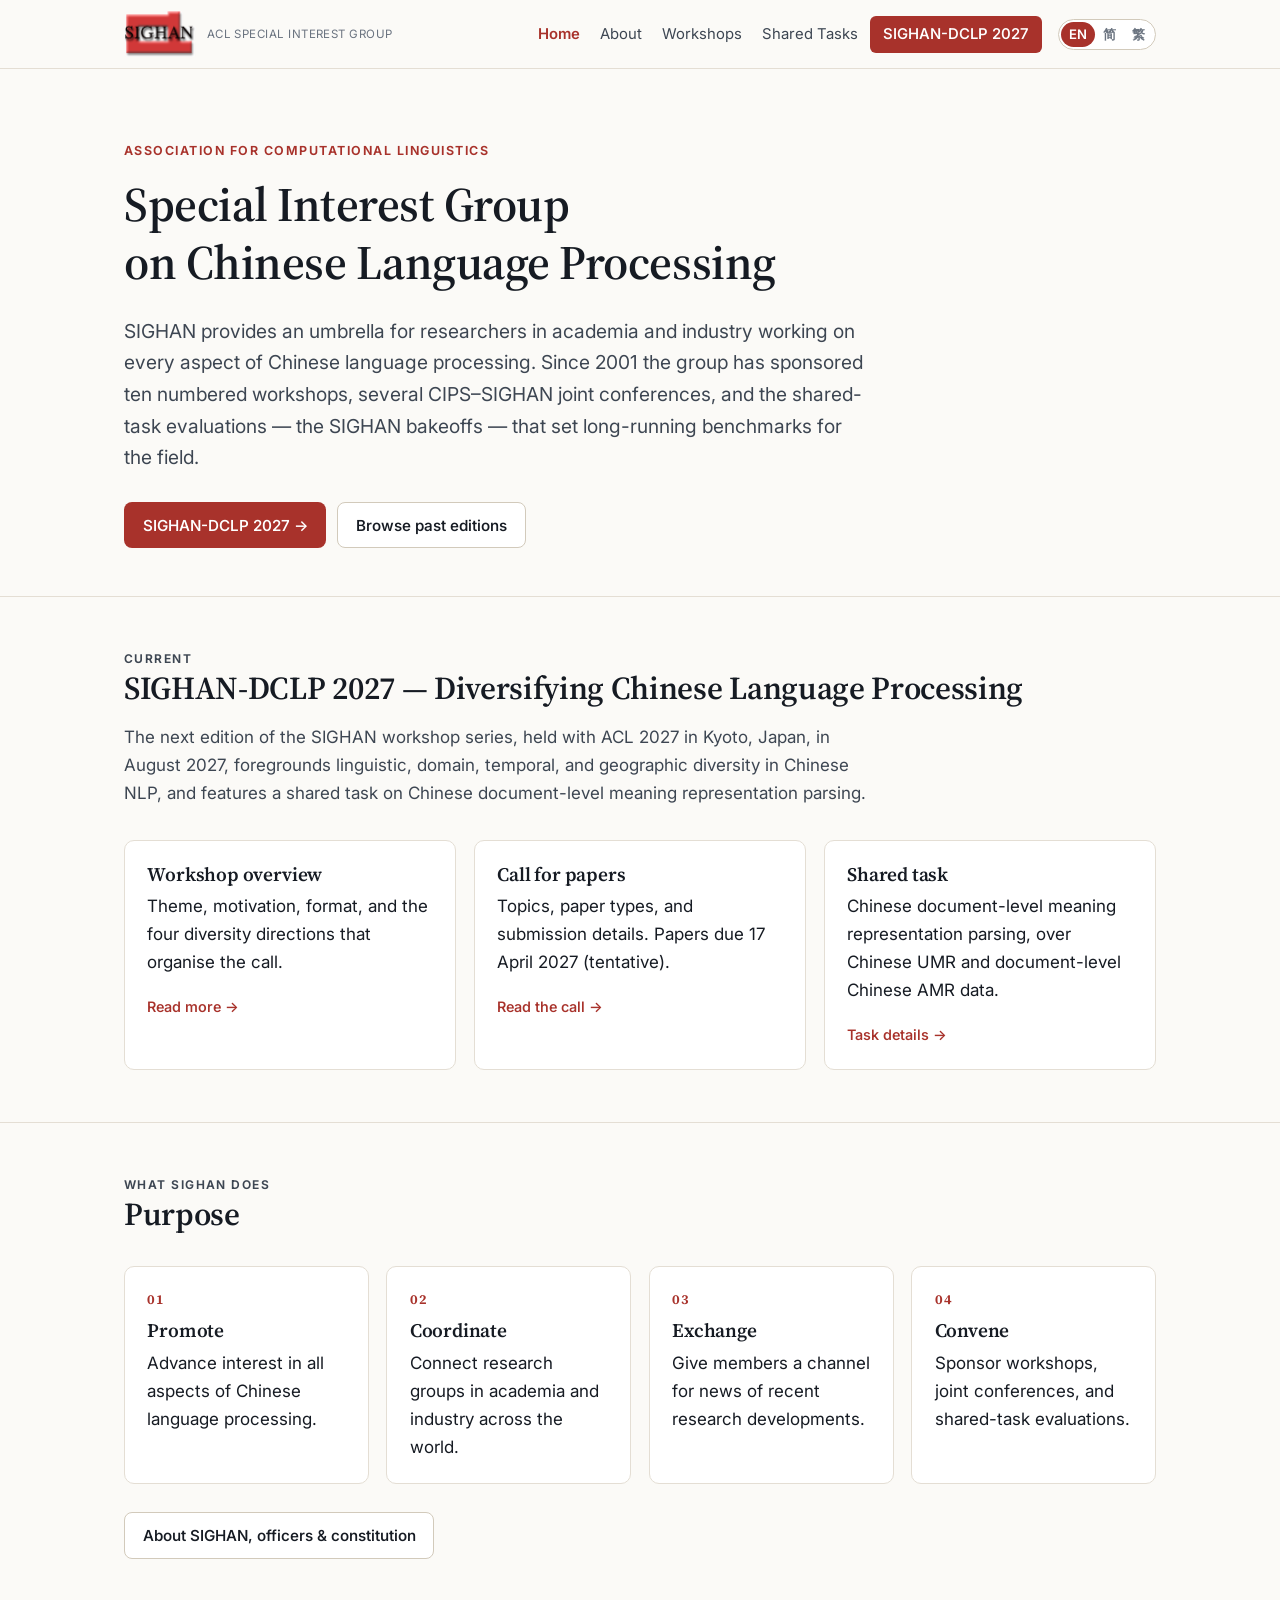
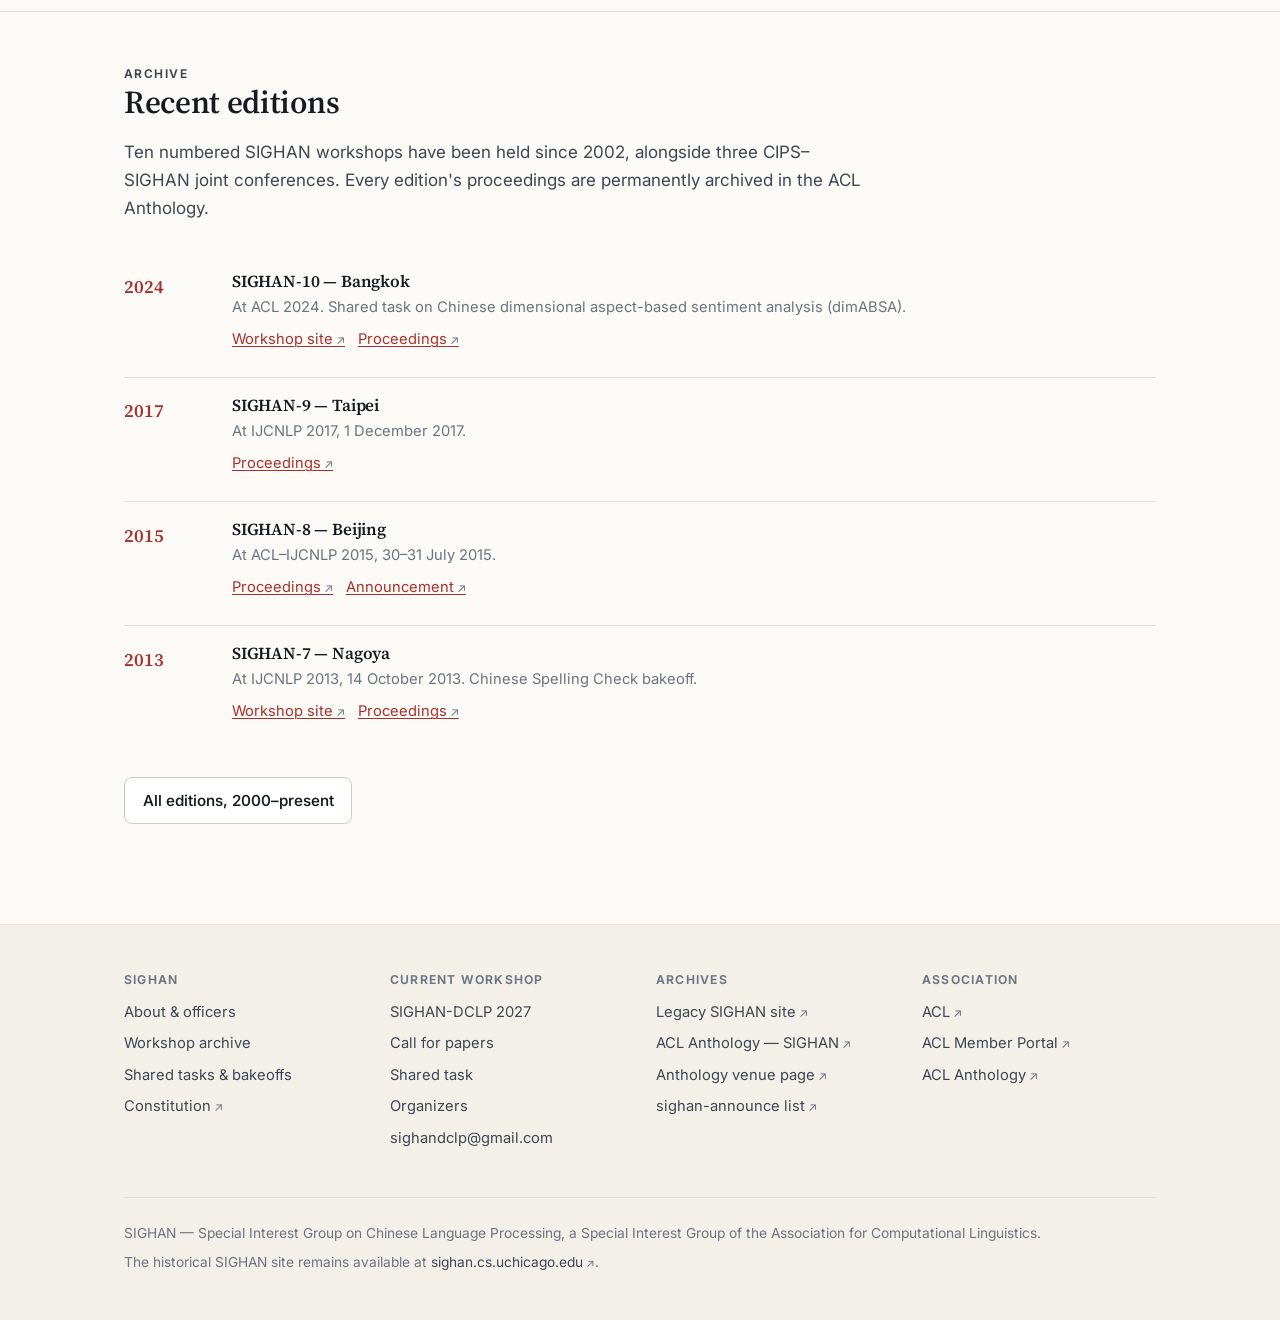
<file: index.html>
<!doctype html>
<html lang="en" data-site="sighan" data-title-zh-hans="SIGHAN——ACL 中文语言处理专业委员会" data-title-zh-hant="SIGHAN——ACL 中文語言處理專業委員會">
<head>
<meta charset="utf-8">
<meta name="viewport" content="width=device-width, initial-scale=1">
<title>SIGHAN — ACL Special Interest Group on Chinese Language Processing</title>
<meta name="description" content="SIGHAN is the Association for Computational Linguistics Special Interest Group on Chinese Language Processing: workshops, shared tasks, and resources since 2001.">
<link rel="preconnect" href="https://fonts.googleapis.com">
<link rel="preconnect" href="https://fonts.gstatic.com" crossorigin>
<link href="https://fonts.googleapis.com/css2?family=Inter:wght@400;500;600;650&family=Source+Serif+4:opsz,wght@8..60,400;8..60,600&display=swap" rel="stylesheet">
<link rel="stylesheet" href="assets/css/style.css?v=5">
<script src="assets/js/lang.js?v=3"></script>
<link rel="icon" href="favicon.ico" sizes="32x32">
<link rel="icon" type="image/png" sizes="32x32" href="assets/img/favicon-32.png">
<link rel="icon" type="image/png" sizes="16x16" href="assets/img/favicon-16.png">
<link rel="apple-touch-icon" href="assets/img/apple-touch-icon.png">
</head>
<body>
<a class="skip-link" href="#main"><span lang="en">Skip to content</span><span lang="zh-Hans">跳到正文</span><span lang="zh-Hant">跳到正文</span></a>

<header class="site-header">
  <div class="site-header__inner">
    <a class="brand" href="index.html">
      <picture>
        <source media="(prefers-color-scheme: dark)" srcset="assets/img/sighan-logo-dark.png">
        <img class="brand__logo" src="assets/img/sighan-logo.png"
             width="146" height="93" alt="SIGHAN">
      </picture>
      <span class="brand__sub"><span lang="en">ACL Special Interest Group</span><span lang="zh-Hans">ACL 中文语言处理专业委员会</span><span lang="zh-Hant">ACL 中文語言處理專業委員會</span></span>
    </a>
    <nav class="nav" aria-label="Main">
      <a href="index.html" aria-current="page"><span lang="en">Home</span><span lang="zh-Hans">首页</span><span lang="zh-Hant">首頁</span></a>
      <a href="about.html"><span lang="en">About</span><span lang="zh-Hans">关于</span><span lang="zh-Hant">關於</span></a>
      <a href="workshops.html"><span lang="en">Workshops</span><span lang="zh-Hans">历届研讨会</span><span lang="zh-Hant">歷屆研討會</span></a>
      <a href="shared-tasks.html"><span lang="en">Shared Tasks</span><span lang="zh-Hans">评测任务</span><span lang="zh-Hant">評測任務</span></a>
      <a class="nav__cta" href="dclp/index.html">SIGHAN-DCLP&nbsp;2027</a>
    </nav>
    <div class="lang-switch" role="group" aria-label="Language / 语言 / 語言">
      <button type="button" data-set-lang="en" lang="en" aria-pressed="true" title="English" aria-label="English">EN</button>
      <button type="button" data-set-lang="zh-Hans" lang="zh-Hans" aria-pressed="false" title="简体中文" aria-label="简体中文">简</button>
      <button type="button" data-set-lang="zh-Hant" lang="zh-Hant" aria-pressed="false" title="繁體中文" aria-label="繁體中文">繁</button>
    </div>
  </div>
</header>

<main id="main">

  <section class="hero">
    <div class="wrap">
      <p class="hero__eyebrow"><span lang="en">Association for Computational Linguistics</span><span lang="zh-Hans">国际计算语言学协会</span><span lang="zh-Hant">國際計算語言學協會</span></p>
      <h1><span lang="en">Special Interest Group on&nbsp;Chinese Language Processing</span><span lang="zh-Hans">中文语言处理专业委员会</span><span lang="zh-Hant">中文語言處理專業委員會</span></h1>
      <p class="hero__lede">
        <span lang="en">SIGHAN provides an umbrella for researchers in academia and industry working on every
        aspect of Chinese language processing. Since 2001 the group has sponsored ten numbered
        workshops, several CIPS–SIGHAN joint conferences, and the shared-task evaluations —
        the SIGHAN bakeoffs — that set long-running benchmarks for the field.</span><span lang="zh-Hans">SIGHAN 为学术界和产业界从事中文语言处理各方面研究的学者提供了共同的交流平台。自2001年以来，SIGHAN 已主办十届正式编号的研讨会、多届 CIPS–SIGHAN 联合会议，以及为该领域确立长期基准的评测任务，即 SIGHAN Bakeoff。</span><span lang="zh-Hant">SIGHAN 為學術界和產業界從事中文語言處理各方面研究的學者提供了共同的交流平臺。自2001年以來，SIGHAN 已主辦十屆正式編號的研討會、多屆 CIPS–SIGHAN 聯合會議，以及為該領域確立長期基準的評測任務，即 SIGHAN Bakeoff。</span>
      </p>
      <div class="btn-row">
        <a class="btn btn--primary" href="dclp/index.html">SIGHAN-DCLP 2027 &rarr;</a>
        <a class="btn btn--ghost" href="workshops.html"><span lang="en">Browse past editions</span><span lang="zh-Hans">浏览往届研讨会</span><span lang="zh-Hant">瀏覽往屆研討會</span></a>
      </div>
    </div>
  </section>

  <section class="section">
    <div class="wrap">
      <div class="section__head">
        <p class="eyebrow"><span lang="en">Current</span><span lang="zh-Hans">本届</span><span lang="zh-Hant">本屆</span></p>
        <h2><span lang="en">SIGHAN-DCLP&nbsp;2027 — Diversifying Chinese Language Processing</span><span lang="zh-Hans">SIGHAN-DCLP&nbsp;2027——中文语言处理的多元化</span><span lang="zh-Hant">SIGHAN-DCLP&nbsp;2027——中文語言處理的多元化</span></h2>
        <p>
          <span lang="en">The next edition of the SIGHAN workshop series, held with ACL 2027 in Kyoto, Japan,
          in August 2027, foregrounds linguistic, domain, temporal, and geographic diversity in
          Chinese NLP, and features a shared task on Chinese document-level meaning representation
          parsing.</span><span lang="zh-Hans">SIGHAN 系列研讨会的下一届会议将于2027年8月在日本京都与 ACL 2027 同期举行。本届会议聚焦中文自然语言处理在语言、领域、时间与地域等方面的多样性，并设有中文篇章级语义表示解析评测任务。</span><span lang="zh-Hant">SIGHAN 系列研討會的下一屆會議將於2027年8月在日本京都與 ACL 2027 同期舉行。本屆會議聚焦中文自然語言處理在語言、領域、時間與地域等方面的多樣性，並設有中文篇章級語意表示解析評測任務。</span>
        </p>
      </div>

      <div class="grid grid--3">
        <a class="card" href="dclp/index.html">
          <h3><span lang="en">Workshop overview</span><span lang="zh-Hans">研讨会概览</span><span lang="zh-Hant">研討會概覽</span></h3>
          <p><span lang="en">Theme, motivation, format, and the four diversity directions that organise the call.</span><span lang="zh-Hans">会议主题、动机与形式，以及构成本次征稿框架的四个多元化方向。</span><span lang="zh-Hant">會議主題、動機與形式，以及構成本次徵稿框架的四個多元化方向。</span></p>
          <p class="card__go"><span lang="en">Read more &rarr;</span><span lang="zh-Hans">了解更多 &rarr;</span><span lang="zh-Hant">瞭解更多 &rarr;</span></p>
        </a>
        <a class="card" href="dclp/cfp.html">
          <h3><span lang="en">Call for papers</span><span lang="zh-Hans">征稿启事</span><span lang="zh-Hant">徵稿啟事</span></h3>
          <p><span lang="en">Topics, paper types, and submission details. Papers due 17 April 2027 (tentative).</span><span lang="zh-Hans">征稿主题、论文类型与投稿说明。论文投稿截止：2027年4月17日（暂定）。</span><span lang="zh-Hant">徵稿主題、論文類型與投稿說明。論文投稿截止：2027年4月17日（暫定）。</span></p>
          <p class="card__go"><span lang="en">Read the call &rarr;</span><span lang="zh-Hans">查看征稿启事 &rarr;</span><span lang="zh-Hant">檢視徵稿啟事 &rarr;</span></p>
        </a>
        <a class="card" href="dclp/shared-task.html">
          <h3><span lang="en">Shared task</span><span lang="zh-Hans">评测任务</span><span lang="zh-Hant">評測任務</span></h3>
          <p><span lang="en">Chinese document-level meaning representation parsing, over Chinese UMR and
             document-level Chinese AMR data.</span><span lang="zh-Hans">中文篇章级语义表示解析，基于中文 UMR 与篇章级中文 AMR 数据。</span><span lang="zh-Hant">中文篇章級語意表示解析，基於中文 UMR 與篇章級中文 AMR 資料。</span></p>
          <p class="card__go"><span lang="en">Task details &rarr;</span><span lang="zh-Hans">任务详情 &rarr;</span><span lang="zh-Hant">任務詳情 &rarr;</span></p>
        </a>
      </div>
    </div>
  </section>

  <section class="section">
    <div class="wrap">
      <div class="section__head">
        <p class="eyebrow"><span lang="en">What SIGHAN does</span><span lang="zh-Hans">SIGHAN 的工作</span><span lang="zh-Hant">SIGHAN 的工作</span></p>
        <h2><span lang="en">Purpose</span><span lang="zh-Hans">宗旨</span><span lang="zh-Hant">宗旨</span></h2>
      </div>
      <div class="grid grid--4">
        <div class="card">
          <p class="card__num">01</p>
          <h3><span lang="en">Promote</span><span lang="zh-Hans">推动</span><span lang="zh-Hant">推動</span></h3>
          <p><span lang="en">Advance interest in all aspects of Chinese language processing.</span><span lang="zh-Hans">提升对中文语言处理各个方面的研究兴趣。</span><span lang="zh-Hant">提升對中文語言處理各個方面的研究興趣。</span></p>
        </div>
        <div class="card">
          <p class="card__num">02</p>
          <h3><span lang="en">Coordinate</span><span lang="zh-Hans">协调</span><span lang="zh-Hant">協調</span></h3>
          <p><span lang="en">Connect research groups in academia and industry across the world.</span><span lang="zh-Hans">联结世界各地学术界与产业界的研究团队。</span><span lang="zh-Hant">聯結世界各地學術界與產業界的研究團隊。</span></p>
        </div>
        <div class="card">
          <p class="card__num">03</p>
          <h3><span lang="en">Exchange</span><span lang="zh-Hans">交流</span><span lang="zh-Hant">交流</span></h3>
          <p><span lang="en">Give members a channel for news of recent research developments.</span><span lang="zh-Hans">为会员提供交流最新研究进展的渠道。</span><span lang="zh-Hant">為會員提供交流最新研究進展的管道。</span></p>
        </div>
        <div class="card">
          <p class="card__num">04</p>
          <h3><span lang="en">Convene</span><span lang="zh-Hans">召集</span><span lang="zh-Hant">召集</span></h3>
          <p><span lang="en">Sponsor workshops, joint conferences, and shared-task evaluations.</span><span lang="zh-Hans">主办研讨会、联合会议与评测任务。</span><span lang="zh-Hant">主辦研討會、聯合會議與評測任務。</span></p>
        </div>
      </div>
      <div class="btn-row">
        <a class="btn btn--ghost" href="about.html"><span lang="en">About SIGHAN, officers &amp; constitution</span><span lang="zh-Hans">SIGHAN 简介、委员与章程</span><span lang="zh-Hant">SIGHAN 簡介、委員與章程</span></a>
      </div>
    </div>
  </section>

  <section class="section">
    <div class="wrap">
      <div class="section__head">
        <p class="eyebrow"><span lang="en">Archive</span><span lang="zh-Hans">存档</span><span lang="zh-Hant">存檔</span></p>
        <h2><span lang="en">Recent editions</span><span lang="zh-Hans">近年研讨会</span><span lang="zh-Hant">近年研討會</span></h2>
        <p><span lang="en">Ten numbered SIGHAN workshops have been held since 2002, alongside three CIPS–SIGHAN
           joint conferences. Every edition's proceedings are permanently archived in the ACL Anthology.</span><span lang="zh-Hans">自2002年以来，SIGHAN 已举办十届正式编号的研讨会，另举办了三届 CIPS–SIGHAN 联合会议。历届论文集均永久收录于 ACL Anthology。</span><span lang="zh-Hant">自2002年以來，SIGHAN 已舉辦十屆正式編號的研討會，另舉辦了三屆 CIPS–SIGHAN 聯合會議。歷屆論文集均永久收錄於 ACL Anthology。</span></p>
      </div>

      <ul class="editions">
        <li>
          <span class="ed-year">2024</span>
          <div class="ed-body">
            <h3><span lang="en">SIGHAN-10 — Bangkok</span><span lang="zh-Hans">SIGHAN-10——泰国曼谷</span><span lang="zh-Hant">SIGHAN-10——泰國曼谷</span></h3>
            <p><span lang="en">At ACL 2024. Shared task on Chinese dimensional aspect-based sentiment analysis (dimABSA).</span><span lang="zh-Hans">与 ACL 2024 同期举行。设有中文维度化方面级情感分析（dimABSA）评测任务。</span><span lang="zh-Hant">與 ACL 2024 同期舉行。設有中文維度化方面級情感分析（dimABSA）評測任務。</span></p>
            <p class="links-inline">
              <a class="ext" href="https://sighan2024.github.io/"><span lang="en">Workshop site</span><span lang="zh-Hans">研讨会网站</span><span lang="zh-Hant">研討會網站</span></a>
              <a class="ext" href="https://aclanthology.org/volumes/2024.sighan-1/"><span lang="en">Proceedings</span><span lang="zh-Hans">论文集</span><span lang="zh-Hant">論文集</span></a>
            </p>
          </div>
        </li>
        <li>
          <span class="ed-year">2017</span>
          <div class="ed-body">
            <h3><span lang="en">SIGHAN-9 — Taipei</span><span lang="zh-Hans">SIGHAN-9——台北</span><span lang="zh-Hant">SIGHAN-9——臺北</span></h3>
            <p><span lang="en">At IJCNLP 2017, 1 December 2017.</span><span lang="zh-Hans">2017年12月1日，与 IJCNLP 2017 同期举行。</span><span lang="zh-Hant">2017年12月1日，與 IJCNLP 2017 同期舉行。</span></p>
            <p class="links-inline">
              <a class="ext" href="https://aclanthology.org/volumes/W17-60/"><span lang="en">Proceedings</span><span lang="zh-Hans">论文集</span><span lang="zh-Hant">論文集</span></a>
            </p>
          </div>
        </li>
        <li>
          <span class="ed-year">2015</span>
          <div class="ed-body">
            <h3><span lang="en">SIGHAN-8 — Beijing</span><span lang="zh-Hans">SIGHAN-8——北京</span><span lang="zh-Hant">SIGHAN-8——北京</span></h3>
            <p><span lang="en">At ACL–IJCNLP 2015, 30–31 July 2015.</span><span lang="zh-Hans">2015年7月30日至31日，与 ACL–IJCNLP 2015 同期举行。</span><span lang="zh-Hant">2015年7月30日至31日，與 ACL–IJCNLP 2015 同期舉行。</span></p>
            <p class="links-inline">
              <a class="ext" href="https://aclanthology.org/volumes/W15-31/"><span lang="en">Proceedings</span><span lang="zh-Hans">论文集</span><span lang="zh-Hant">論文集</span></a>
              <a class="ext" href="https://www.aclweb.org/portal/content/8th-sighan-workshop-chinese-language-processing-sighan-8"><span lang="en">Announcement</span><span lang="zh-Hans">会议通知</span><span lang="zh-Hant">會議通知</span></a>
            </p>
          </div>
        </li>
        <li>
          <span class="ed-year">2013</span>
          <div class="ed-body">
            <h3><span lang="en">SIGHAN-7 — Nagoya</span><span lang="zh-Hans">SIGHAN-7——日本名古屋</span><span lang="zh-Hant">SIGHAN-7——日本名古屋</span></h3>
            <p><span lang="en">At IJCNLP 2013, 14 October 2013. Chinese Spelling Check bakeoff.</span><span lang="zh-Hans">2013年10月14日，与 IJCNLP 2013 同期举行。设有中文拼写检查评测（SIGHAN Bakeoff）。</span><span lang="zh-Hant">2013年10月14日，與 IJCNLP 2013 同期舉行。設有中文拼字檢查評測（SIGHAN Bakeoff）。</span></p>
            <p class="links-inline">
              <a class="ext" href="https://sites.google.com/site/aclsighan7/"><span lang="en">Workshop site</span><span lang="zh-Hans">研讨会网站</span><span lang="zh-Hant">研討會網站</span></a>
              <a class="ext" href="https://aclanthology.org/volumes/W13-44/"><span lang="en">Proceedings</span><span lang="zh-Hans">论文集</span><span lang="zh-Hant">論文集</span></a>
            </p>
          </div>
        </li>
      </ul>

      <div class="btn-row">
        <a class="btn btn--ghost" href="workshops.html"><span lang="en">All editions, 2000–present</span><span lang="zh-Hans">全部届次（2000年至今）</span><span lang="zh-Hant">全部屆次（2000年至今）</span></a>
      </div>
    </div>
  </section>

</main>

<footer class="site-footer">
  <div class="wrap">
    <div class="cols">
      <div>
        <h4>SIGHAN</h4>
        <ul>
          <li><a href="about.html"><span lang="en">About &amp; officers</span><span lang="zh-Hans">关于与委员</span><span lang="zh-Hant">關於與委員</span></a></li>
          <li><a href="workshops.html"><span lang="en">Workshop archive</span><span lang="zh-Hans">历届研讨会存档</span><span lang="zh-Hant">歷屆研討會存檔</span></a></li>
          <li><a href="shared-tasks.html"><span lang="en">Shared tasks &amp; bakeoffs</span><span lang="zh-Hans">评测任务与 Bakeoff</span><span lang="zh-Hant">評測任務與 Bakeoff</span></a></li>
          <li><a class="ext" href="http://sighan.cs.uchicago.edu/constitution.htm"><span lang="en">Constitution</span><span lang="zh-Hans">章程</span><span lang="zh-Hant">章程</span></a></li>
        </ul>
      </div>
      <div>
        <h4><span lang="en">Current workshop</span><span lang="zh-Hans">本届研讨会</span><span lang="zh-Hant">本屆研討會</span></h4>
        <ul>
          <li><a href="dclp/index.html">SIGHAN-DCLP 2027</a></li>
          <li><a href="dclp/cfp.html"><span lang="en">Call for papers</span><span lang="zh-Hans">征稿启事</span><span lang="zh-Hant">徵稿啟事</span></a></li>
          <li><a href="dclp/shared-task.html"><span lang="en">Shared task</span><span lang="zh-Hans">评测任务</span><span lang="zh-Hant">評測任務</span></a></li>
          <li><a href="dclp/organizers.html"><span lang="en">Organizers</span><span lang="zh-Hans">组织者</span><span lang="zh-Hant">組織者</span></a></li>
          <li><a href="mailto:sighandclp@gmail.com">sighandclp@gmail.com</a></li>
        </ul>
      </div>
      <div>
        <h4><span lang="en">Archives</span><span lang="zh-Hans">存档</span><span lang="zh-Hant">存檔</span></h4>
        <ul>
          <li><a class="ext" href="http://sighan.cs.uchicago.edu/"><span lang="en">Legacy SIGHAN site</span><span lang="zh-Hans">SIGHAN 旧版网站</span><span lang="zh-Hant">SIGHAN 舊版網站</span></a></li>
          <li><a class="ext" href="https://aclanthology.org/sigs/sighan/">ACL Anthology — SIGHAN</a></li>
          <li><a class="ext" href="https://aclanthology.org/venues/sighan/"><span lang="en">Anthology venue page</span><span lang="zh-Hans">Anthology 会议页面</span><span lang="zh-Hant">Anthology 會議頁面</span></a></li>
          <li><a class="ext" href="http://mailman.cs.uchicago.edu/listinfo/sighan-announce"><span lang="en">sighan-announce list</span><span lang="zh-Hans">sighan-announce 邮件列表</span><span lang="zh-Hant">sighan-announce 郵件清單</span></a></li>
        </ul>
      </div>
      <div>
        <h4><span lang="en">Association</span><span lang="zh-Hans">学会</span><span lang="zh-Hant">學會</span></h4>
        <ul>
          <li><a class="ext" href="https://www.aclweb.org/">ACL</a></li>
          <li><a class="ext" href="https://www.aclweb.org/portal/"><span lang="en">ACL Member Portal</span><span lang="zh-Hans">ACL 会员门户</span><span lang="zh-Hant">ACL 會員入口</span></a></li>
          <li><a class="ext" href="https://aclanthology.org/">ACL Anthology</a></li>
        </ul>
      </div>
    </div>
    <div class="colophon">
      <p><span lang="en">SIGHAN — Special Interest Group on Chinese Language Processing, a Special Interest Group
         of the Association for Computational Linguistics.</span><span lang="zh-Hans">SIGHAN——国际计算语言学协会（ACL）下属的中文语言处理专业委员会。</span><span lang="zh-Hant">SIGHAN——國際計算語言學協會（ACL）下屬的中文語言處理專業委員會。</span></p>
      <p><span lang="en">The historical SIGHAN site remains available at
         <a class="ext" href="http://sighan.cs.uchicago.edu/">sighan.cs.uchicago.edu</a>.</span><span lang="zh-Hans">SIGHAN 旧版网站仍可访问：<a class="ext" href="http://sighan.cs.uchicago.edu/">sighan.cs.uchicago.edu</a>。</span><span lang="zh-Hant">SIGHAN 舊版網站仍可造訪：<a class="ext" href="http://sighan.cs.uchicago.edu/">sighan.cs.uchicago.edu</a>。</span></p>
    </div>
  </div>
</footer>

</body>
</html>
</file>
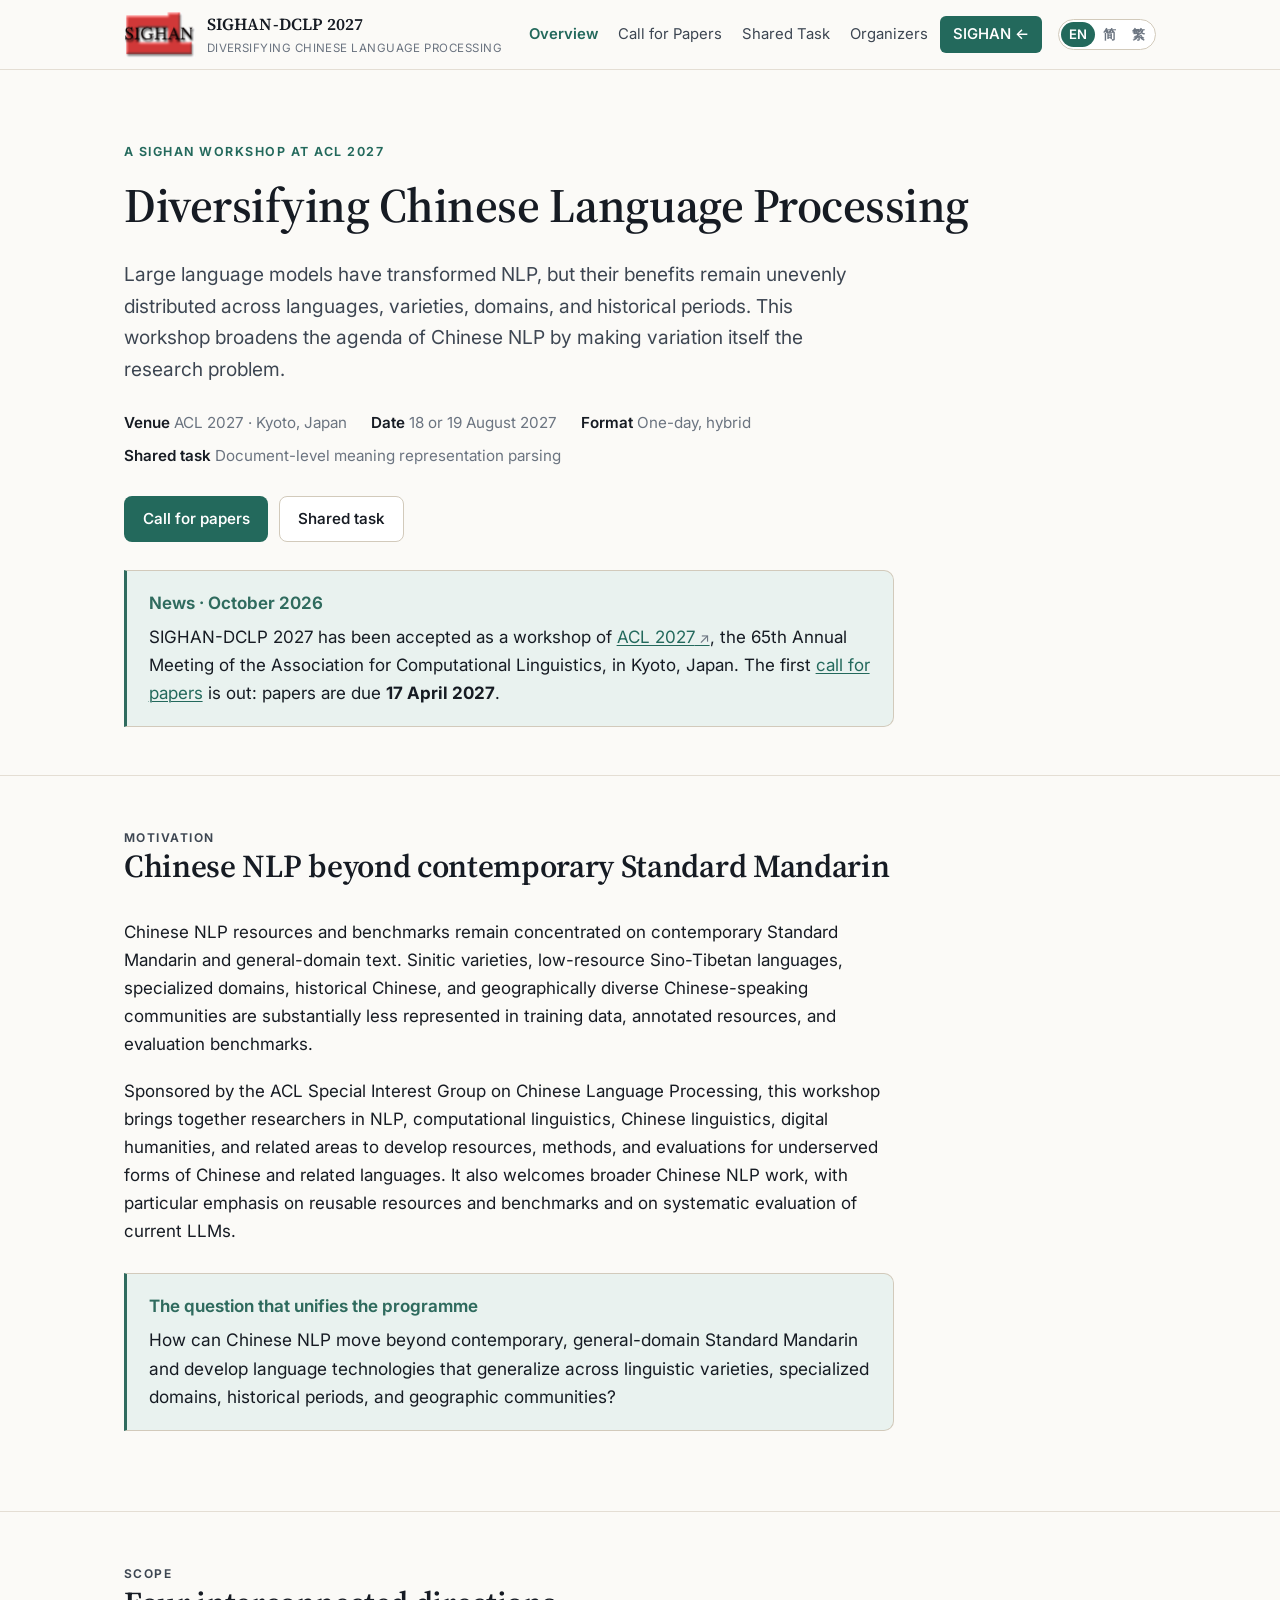
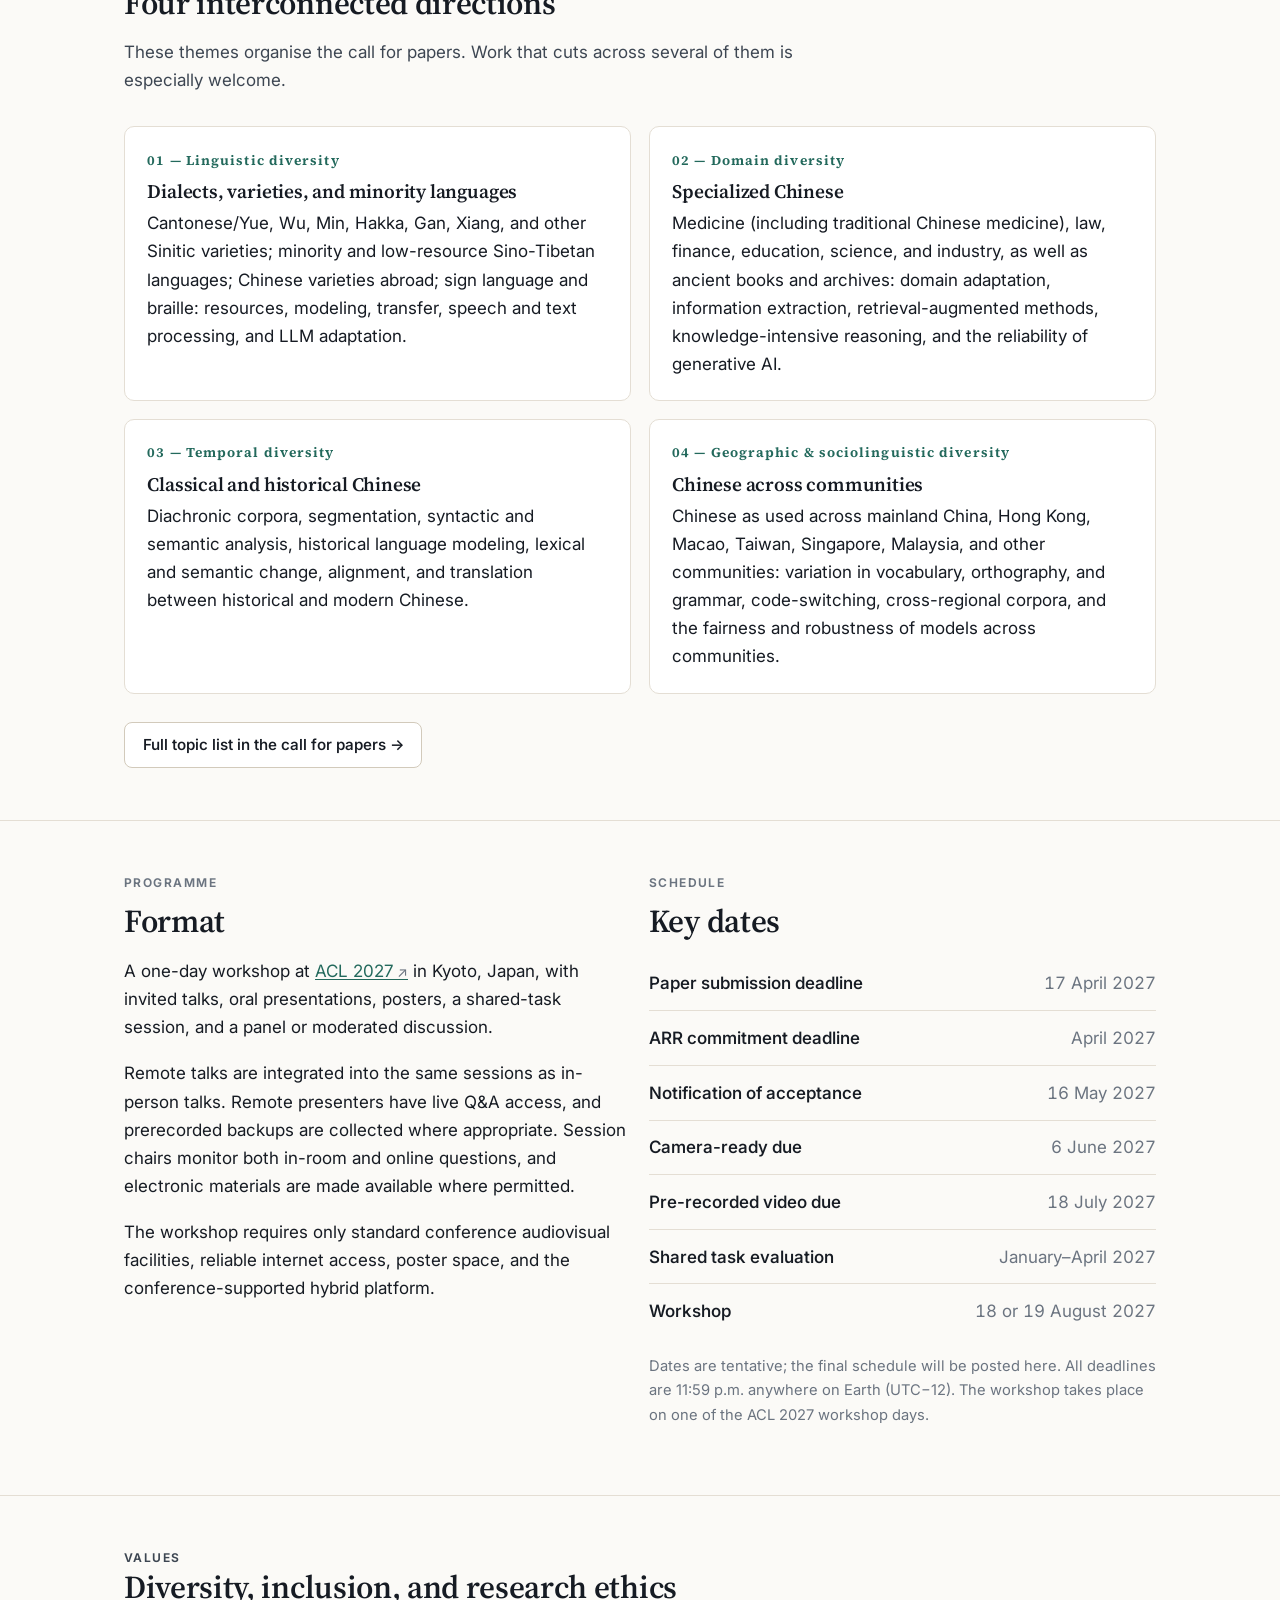
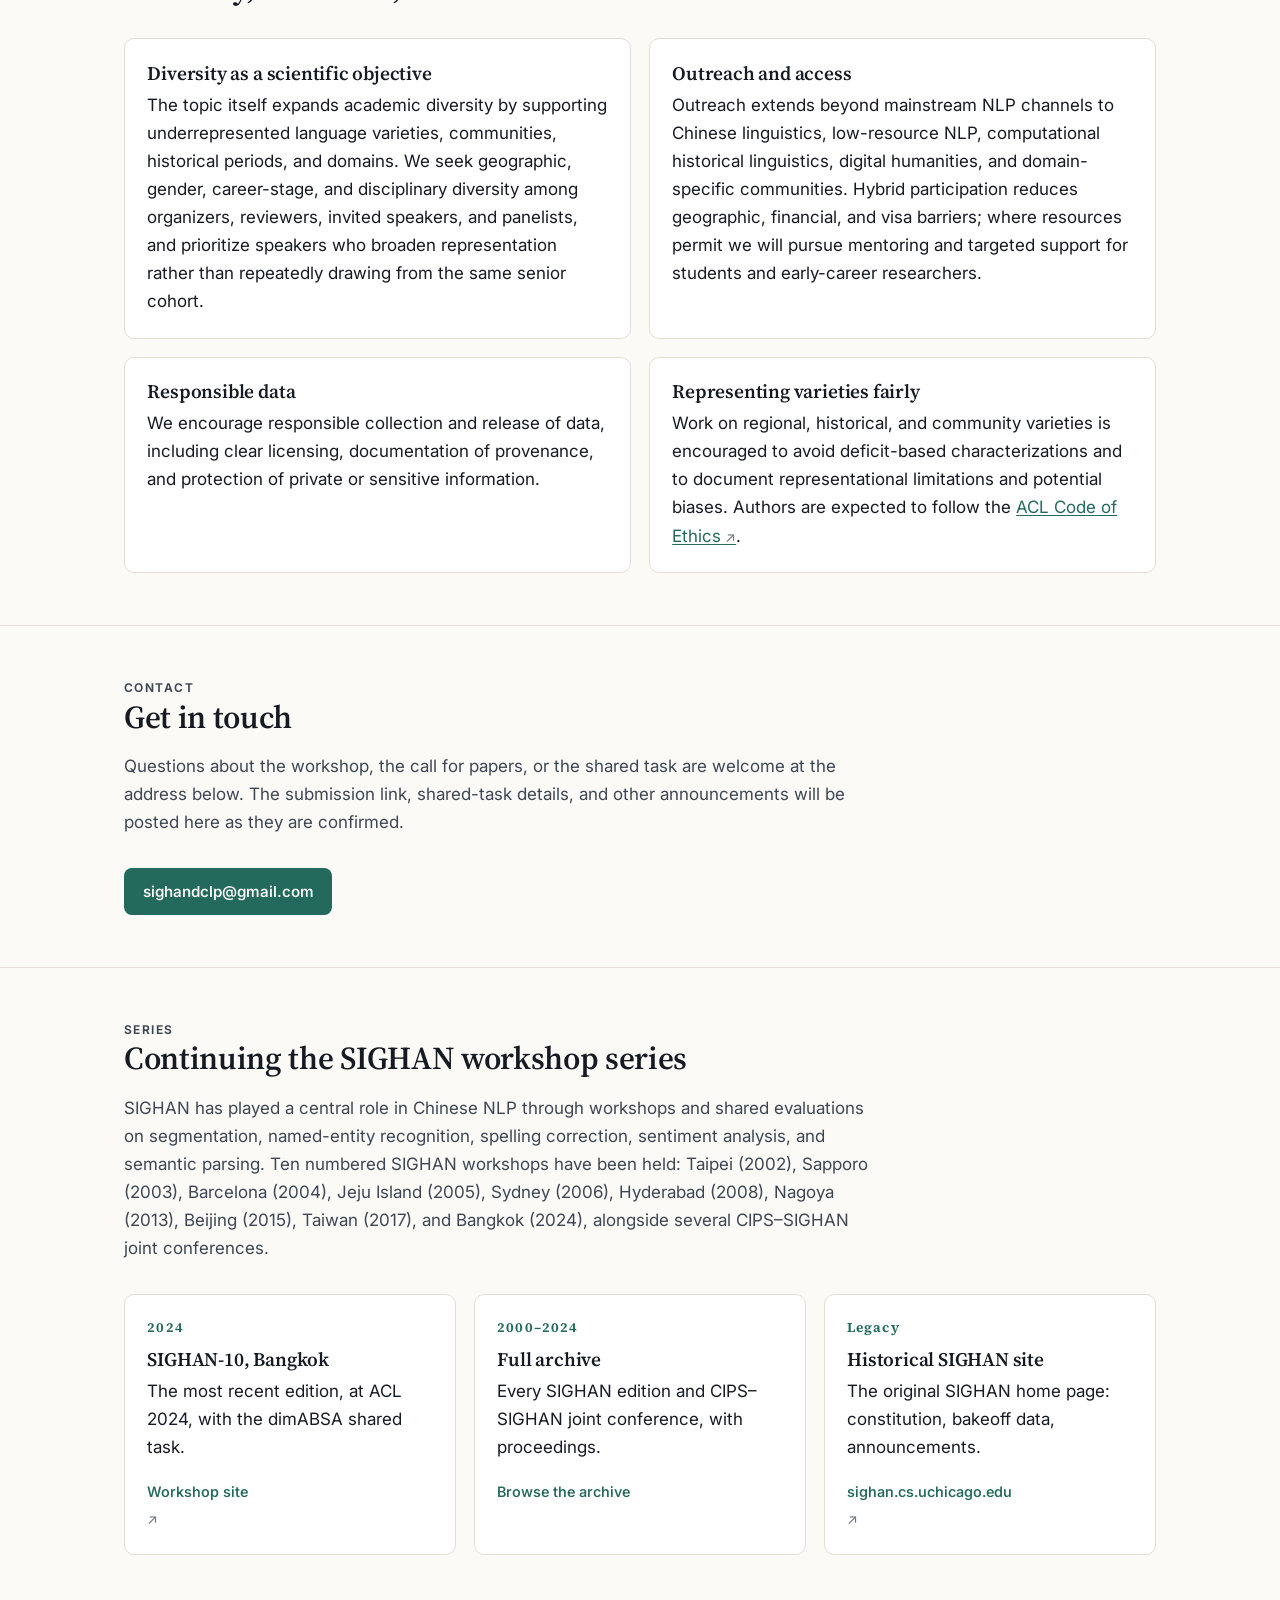
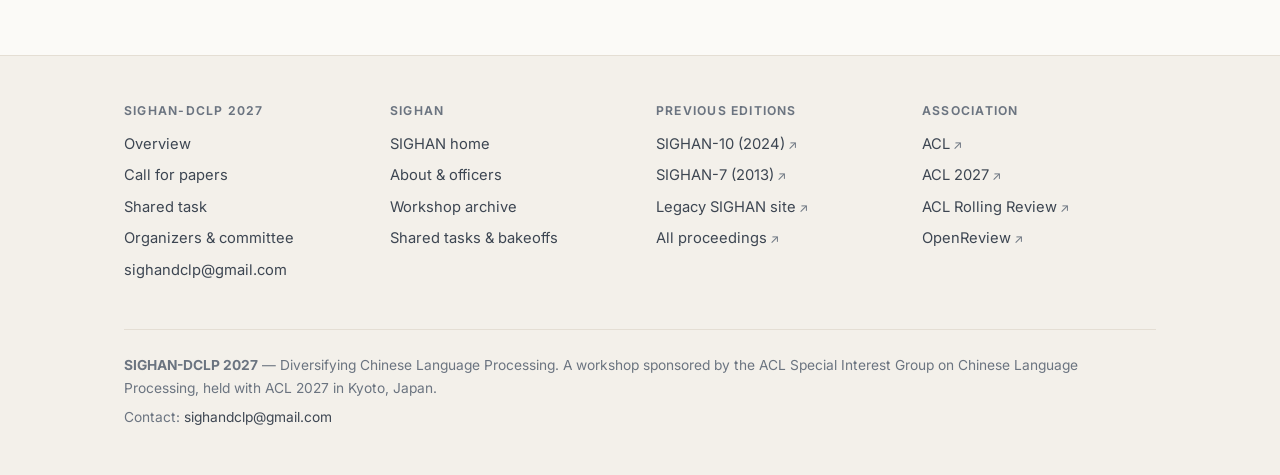
<file: dclp/index.html>
<!doctype html>
<html lang="en" data-site="dclp" data-title-zh-hans="SIGHAN-DCLP 2027 — 中文语言处理的多元化" data-title-zh-hant="SIGHAN-DCLP 2027 — 中文語言處理的多元化">
<head>
<meta charset="utf-8">
<meta name="viewport" content="width=device-width, initial-scale=1">
<title>SIGHAN-DCLP 2027 — Diversifying Chinese Language Processing</title>
<meta name="description" content="A SIGHAN workshop at ACL 2027 in Kyoto, Japan, on linguistic, domain, temporal, and geographic diversity in Chinese NLP, with a shared task on document-level meaning representation parsing.">
<link rel="preconnect" href="https://fonts.googleapis.com">
<link rel="preconnect" href="https://fonts.gstatic.com" crossorigin>
<link href="https://fonts.googleapis.com/css2?family=Inter:wght@400;500;600;650&family=Source+Serif+4:opsz,wght@8..60,400;8..60,600&display=swap" rel="stylesheet">
<link rel="stylesheet" href="../assets/css/style.css?v=5">
<script src="../assets/js/lang.js?v=3"></script>
<link rel="icon" href="../favicon.ico" sizes="32x32">
<link rel="icon" type="image/png" sizes="32x32" href="../assets/img/favicon-32.png">
<link rel="icon" type="image/png" sizes="16x16" href="../assets/img/favicon-16.png">
<link rel="apple-touch-icon" href="../assets/img/apple-touch-icon.png">
</head>
<body>
<a class="skip-link" href="#main"><span lang="en">Skip to content</span><span lang="zh-Hans">跳到正文</span><span lang="zh-Hant">跳到正文</span></a>

<header class="site-header">
  <div class="site-header__inner">
    <a class="brand" href="index.html">
      <picture>
        <source media="(prefers-color-scheme: dark)" srcset="../assets/img/sighan-logo-dark.png">
        <img class="brand__logo" src="../assets/img/sighan-logo.png"
             width="146" height="93" alt="SIGHAN">
      </picture>
      <span class="brand__text">
        <span class="brand__name">SIGHAN-DCLP 2027</span>
        <span class="brand__sub"><span lang="en">Diversifying Chinese Language Processing</span><span lang="zh-Hans">中文语言处理的多元化</span><span lang="zh-Hant">中文語言處理的多元化</span></span>
      </span>
    </a>
    <nav class="nav" aria-label="Main">
      <a href="index.html" aria-current="page"><span lang="en">Overview</span><span lang="zh-Hans">概览</span><span lang="zh-Hant">概覽</span></a>
      <a href="cfp.html"><span lang="en">Call for Papers</span><span lang="zh-Hans">征稿启事</span><span lang="zh-Hant">徵稿啟事</span></a>
      <a href="shared-task.html"><span lang="en">Shared Task</span><span lang="zh-Hans">评测任务</span><span lang="zh-Hant">評測任務</span></a>
      <a href="organizers.html"><span lang="en">Organizers</span><span lang="zh-Hans">组织者</span><span lang="zh-Hant">組織者</span></a>
      <a class="nav__cta" href="../index.html">SIGHAN&nbsp;&larr;</a>
    </nav>
    <div class="lang-switch" role="group" aria-label="Language / 语言 / 語言">
      <button type="button" data-set-lang="en" lang="en" aria-pressed="true" title="English" aria-label="English">EN</button>
      <button type="button" data-set-lang="zh-Hans" lang="zh-Hans" aria-pressed="false" title="简体中文" aria-label="简体中文">简</button>
      <button type="button" data-set-lang="zh-Hant" lang="zh-Hant" aria-pressed="false" title="繁體中文" aria-label="繁體中文">繁</button>
    </div>
  </div>
</header>

<main id="main">

  <section class="hero">
    <div class="wrap">
      <p class="hero__eyebrow"><span lang="en">A SIGHAN workshop at ACL 2027</span><span lang="zh-Hans">ACL 2027 附属研讨会</span><span lang="zh-Hant">ACL 2027 附屬研討會</span></p>
      <h1><span lang="en">Diversifying Chinese Language&nbsp;Processing</span><span lang="zh-Hans">中文语言处理的多元化</span><span lang="zh-Hant">中文語言處理的多元化</span></h1>
      <p class="hero__lede">
        <span lang="en">Large language models have transformed NLP, but their benefits remain unevenly
        distributed across languages, varieties, domains, and historical periods. This workshop
        broadens the agenda of Chinese NLP by making variation itself the research problem.</span>
        <span lang="zh-Hans">大语言模型深刻改变了自然语言处理，但其收益在不同语言、语言变体、领域与历史时期之间的分布仍不均衡。本研讨会把语言的多样与变异本身作为研究问题，拓展中文自然语言处理的研究议程。</span><span lang="zh-Hant">大型語言模型深刻改變了自然語言處理，但其收益在不同語言、語言變體、領域與歷史時期之間的分佈仍不均衡。本研討會把語言的多樣與變異本身作為研究問題，拓展中文自然語言處理的研究議程。</span>
      </p>
      <div class="hero__meta">
        <span><strong><span lang="en">Venue</span><span lang="zh-Hans">地点</span><span lang="zh-Hant">地點</span></strong>
          <span lang="en">ACL 2027 · Kyoto, Japan</span><span lang="zh-Hans">ACL 2027 · 日本京都</span><span lang="zh-Hant">ACL 2027 · 日本京都</span></span>
        <span><strong><span lang="en">Date</span><span lang="zh-Hans">时间</span><span lang="zh-Hant">時間</span></strong>
          <span lang="en">18 or 19 August 2027</span><span lang="zh-Hans">2027年8月18日或19日</span><span lang="zh-Hant">2027年8月18日或19日</span></span>
        <span><strong><span lang="en">Format</span><span lang="zh-Hans">形式</span><span lang="zh-Hant">形式</span></strong>
          <span lang="en">One-day, hybrid</span><span lang="zh-Hans">一天，线上线下混合</span><span lang="zh-Hant">一天，線上線下混合</span></span>
        <span><strong><span lang="en">Shared task</span><span lang="zh-Hans">评测任务</span><span lang="zh-Hant">評測任務</span></strong>
          <span lang="en">Document-level meaning representation parsing</span><span lang="zh-Hans">中文篇章级语义表示解析</span><span lang="zh-Hant">中文篇章級語意表示解析</span></span>
      </div>
      <div class="btn-row">
        <a class="btn btn--primary" href="cfp.html"><span lang="en">Call for papers</span><span lang="zh-Hans">征稿启事</span><span lang="zh-Hant">徵稿啟事</span></a>
        <a class="btn btn--ghost" href="shared-task.html"><span lang="en">Shared task</span><span lang="zh-Hans">评测任务</span><span lang="zh-Hant">評測任務</span></a>
      </div>

      <div class="callout callout--note" style="max-width:70ch;margin-bottom:0">
        <span class="callout__title"><span lang="en">News · October 2026</span><span lang="zh-Hans">最新消息 · 2026年10月</span><span lang="zh-Hant">最新訊息 · 2026年10月</span></span>
        <p>
          <span lang="en">SIGHAN-DCLP 2027 has been accepted as a workshop of
          <a class="ext" href="https://2027.aclweb.org/">ACL 2027</a>, the 65th Annual Meeting of the
          Association for Computational Linguistics, in Kyoto, Japan. The first
          <a href="cfp.html">call for papers</a> is out: papers are due <strong>17 April 2027</strong>.</span>
          <span lang="zh-Hans">SIGHAN-DCLP 2027 已被确定为第65届国际计算语言学协会年会
          <a class="ext" href="https://2027.aclweb.org/">ACL 2027</a> 的附属研讨会，将于日本京都举办。<a href="cfp.html">征稿启事</a>（1号通知）现已发布，论文投稿截止日期为 <strong>2027年4月17日</strong>。</span><span lang="zh-Hant">SIGHAN-DCLP 2027 已被確定為第65屆國際計算語言學協會年會
          <a class="ext" href="https://2027.aclweb.org/">ACL 2027</a> 的附屬研討會，將於日本京都舉辦。<a href="cfp.html">徵稿啟事</a>（1號通知）現已發布，論文投稿截止日期為 <strong>2027年4月17日</strong>。</span>
        </p>
      </div>
    </div>
  </section>

  <section class="section">
    <div class="wrap">

      <div class="section__head">
        <p class="eyebrow"><span lang="en">Motivation</span><span lang="zh-Hans">研讨会背景</span><span lang="zh-Hant">研討會背景</span></p>
        <h2><span lang="en">Chinese NLP beyond contemporary Standard Mandarin</span><span lang="zh-Hans">走出当代标准普通话的中文自然语言处理</span><span lang="zh-Hant">走出當代標準普通話的中文自然語言處理</span></h2>
      </div>

      <div class="wrap-narrow prose" style="padding:0;max-width:70ch;margin:0">
        <p>
          <span lang="en">Chinese NLP resources and benchmarks remain concentrated on contemporary Standard
          Mandarin and general-domain text. Sinitic varieties, low-resource Sino-Tibetan
          languages, specialized domains, historical Chinese, and geographically diverse
          Chinese-speaking communities are substantially less represented in training data,
          annotated resources, and evaluation benchmarks.</span>
          <span lang="zh-Hans">当前的中文自然语言处理资源与评测基准仍集中于当代标准普通话和通用领域文本。汉语方言、低资源的汉藏语系语言、专业领域、历史汉语以及分布于各地的华语社群，在训练数据、标注资源和评测基准中的代表性明显不足。</span><span lang="zh-Hant">當前的中文自然語言處理資源與評測基準仍集中於當代標準普通話和通用領域文本。漢語方言、低資源的漢藏語系語言、專業領域、歷史漢語以及分佈於各地的華語社群，在訓練資料、標註資源和評測基準中的代表性明顯不足。</span>
        </p>
        <p>
          <span lang="en">Sponsored by the ACL Special Interest Group on Chinese Language Processing, this
          workshop brings together researchers in NLP, computational linguistics, Chinese
          linguistics, digital humanities, and related areas to develop resources, methods, and
          evaluations for underserved forms of Chinese and related languages. It also welcomes
          broader Chinese NLP work, with particular emphasis on reusable resources and benchmarks
          and on systematic evaluation of current LLMs.</span>
          <span lang="zh-Hans">本研讨会由 ACL 中文语言处理专业委员会（SIGHAN）主办，汇聚自然语言处理、计算语言学、汉语语言学、数字人文及相关领域的研究者，共同为尚未得到充分研究的汉语形态及相关语言建设资源、发展方法、开展评测。研讨会同样欢迎更广泛的中文自然语言处理研究，尤其重视可复用的资源与评测基准，以及对当前大语言模型的系统评估。</span><span lang="zh-Hant">本研討會由 ACL 中文語言處理專業委員會（SIGHAN）主辦，匯聚自然語言處理、計算語言學、漢語語言學、數位人文及相關領域的研究者，共同為尚未得到充分研究的漢語形態及相關語言建設資源、發展方法、開展評測。研討會同樣歡迎更廣泛的中文自然語言處理研究，尤其重視可重複使用的資源與評測基準，以及對當前大型語言模型的系統評估。</span>
        </p>
      </div>

      <div class="callout callout--note" style="max-width:70ch">
        <span class="callout__title"><span lang="en">The question that unifies the programme</span><span lang="zh-Hans">贯穿整个研讨会的核心问题</span><span lang="zh-Hant">貫穿整個研討會的核心問題</span></span>
        <p style="font-size:1.08rem">
          <span lang="en">How can Chinese NLP move beyond contemporary, general-domain Standard Mandarin and
          develop language technologies that generalize across linguistic varieties, specialized
          domains, historical periods, and geographic communities?</span>
          <span lang="zh-Hans">中文自然语言处理如何突破当代通用领域标准普通话的局限，发展出能够在不同语言变体、专业领域、历史时期和地理社群之间泛化的语言技术？</span><span lang="zh-Hant">中文自然語言處理如何突破當代通用領域標準普通話的侷限，發展出能夠在不同語言變體、專業領域、歷史時期和地理社群之間泛化的語言技術？</span>
        </p>
      </div>
    </div>
  </section>

  <section class="section">
    <div class="wrap">
      <div class="section__head">
        <p class="eyebrow"><span lang="en">Scope</span><span lang="zh-Hans">研究范围</span><span lang="zh-Hant">研究範圍</span></p>
        <h2><span lang="en">Four interconnected directions</span><span lang="zh-Hans">四个相互关联的方向</span><span lang="zh-Hant">四個相互關聯的方向</span></h2>
        <p><span lang="en">These themes organise the call for papers. Work that cuts across several of them is
           especially welcome.</span><span lang="zh-Hans">征稿主题围绕以下四个方向展开，跨越多个方向的研究尤为欢迎。</span><span lang="zh-Hant">徵稿主題圍繞以下四個方向展開，跨越多個方向的研究尤為歡迎。</span></p>
      </div>

      <div class="grid grid--2">
        <div class="card">
          <p class="card__num"><span lang="en">01 — Linguistic diversity</span><span lang="zh-Hans">01 — 语言多样性</span><span lang="zh-Hant">01 — 語言多樣性</span></p>
          <h3><span lang="en">Dialects, varieties, and minority languages</span><span lang="zh-Hans">方言、语言变体与少数民族语言</span><span lang="zh-Hant">方言、語言變體與少數民族語言</span></h3>
          <p>
            <span lang="en">Cantonese/Yue, Wu, Min, Hakka, Gan, Xiang, and other Sinitic varieties; minority and
            low-resource Sino-Tibetan languages; Chinese varieties abroad; sign language and
            braille: resources, modeling, transfer, speech and text processing, and LLM
            adaptation.</span>
            <span lang="zh-Hans">粤语、吴语、闽语、客家话、赣语、湘语等汉语方言，少数民族语言与低资源汉藏语系语言，域外汉语变体，以及手语、盲文：资源建设、建模、迁移、语音与文本处理，以及大语言模型适配。</span><span lang="zh-Hant">粵語、吳語、閩語、客家話、贛語、湘語等漢語方言，少數民族語言與低資源漢藏語系語言，域外漢語變體，以及手語、點字：資源建設、建模、遷移、語音與文本處理，以及大型語言模型適配。</span>
          </p>
        </div>
        <div class="card">
          <p class="card__num"><span lang="en">02 — Domain diversity</span><span lang="zh-Hans">02 — 领域多样性</span><span lang="zh-Hant">02 — 領域多樣性</span></p>
          <h3><span lang="en">Specialized Chinese</span><span lang="zh-Hans">专业领域中文</span><span lang="zh-Hant">專業領域中文</span></h3>
          <p>
            <span lang="en">Medicine (including traditional Chinese medicine), law, finance, education, science,
            and industry, as well as ancient books and archives: domain adaptation, information
            extraction, retrieval-augmented methods, knowledge-intensive reasoning, and the
            reliability of generative AI.</span>
            <span lang="zh-Hans">医疗（含中医药）、法律、金融、教育、科学、工业等领域，以及古籍与档案文献：领域自适应、信息抽取、检索增强方法、知识密集型推理，以及生成式人工智能的可靠性。</span><span lang="zh-Hant">醫療（含中醫藥）、法律、金融、教育、科學、工業等領域，以及古籍與檔案文獻：領域自適應、資訊擷取、檢索增強方法、知識密集型推理，以及生成式人工智慧的可靠性。</span>
          </p>
        </div>
        <div class="card">
          <p class="card__num"><span lang="en">03 — Temporal diversity</span><span lang="zh-Hans">03 — 时间多样性</span><span lang="zh-Hant">03 — 時間多樣性</span></p>
          <h3><span lang="en">Classical and historical Chinese</span><span lang="zh-Hans">古代汉语与历史汉语</span><span lang="zh-Hant">古代漢語與歷史漢語</span></h3>
          <p>
            <span lang="en">Diachronic corpora, segmentation, syntactic and semantic analysis, historical language
            modeling, lexical and semantic change, alignment, and translation between historical
            and modern Chinese.</span>
            <span lang="zh-Hans">历时语料库、分词、句法与语义分析、历史语言建模、词汇与语义演变，以及古今汉语的对齐与翻译。</span><span lang="zh-Hant">歷時語料庫、斷詞、句法與語意分析、歷史語言建模、詞彙與語意演變，以及古今漢語的對齊與翻譯。</span>
          </p>
        </div>
        <div class="card">
          <p class="card__num"><span lang="en">04 — Geographic &amp; sociolinguistic diversity</span><span lang="zh-Hans">04 — 地理多样性</span><span lang="zh-Hant">04 — 地理多樣性</span></p>
          <h3><span lang="en">Chinese across communities</span><span lang="zh-Hans">不同社群中的中文</span><span lang="zh-Hant">不同社群中的中文</span></h3>
          <p>
            <span lang="en">Chinese as used across mainland China, Hong Kong, Macao, Taiwan, Singapore, Malaysia,
            and other communities: variation in vocabulary, orthography, and grammar,
            code-switching, cross-regional corpora, and the fairness and robustness of models
            across communities.</span>
            <span lang="zh-Hans">中国大陆、香港、澳门、台湾、新加坡、马来西亚及其他社群中使用的中文：词汇、书写与语法的差异，语码转换，跨地区语料，以及模型在不同社群间的公平性与鲁棒性。</span><span lang="zh-Hant">中國大陸、香港、澳門、臺灣、新加坡、馬來西亞及其他社群中使用的中文：詞彙、書寫與語法的差異，語碼轉換，跨地區語料，以及模型在不同社群間的公平性與穩健性。</span>
          </p>
        </div>
      </div>

      <div class="btn-row">
        <a class="btn btn--ghost" href="cfp.html#topics"><span lang="en">Full topic list in the call for papers &rarr;</span><span lang="zh-Hans">查看征稿启事中的完整主题 &rarr;</span><span lang="zh-Hant">檢視徵稿啟事中的完整主題 &rarr;</span></a>
      </div>
    </div>
  </section>

  <section class="section">
    <div class="wrap">
      <div class="grid grid--2">
        <div>
          <p class="eyebrow"><span lang="en">Programme</span><span lang="zh-Hans">会议安排</span><span lang="zh-Hant">會議安排</span></p>
          <h2><span lang="en">Format</span><span lang="zh-Hans">会议形式</span><span lang="zh-Hant">會議形式</span></h2>
          <p>
            <span lang="en">A one-day workshop at <a class="ext" href="https://2027.aclweb.org/">ACL 2027</a>
            in Kyoto, Japan, with invited talks, oral presentations, posters, a shared-task
            session, and a panel or moderated discussion.</span>
            <span lang="zh-Hans">研讨会为期一天，作为 <a class="ext" href="https://2027.aclweb.org/">ACL 2027</a> 附属研讨会在日本京都举行，包括特邀报告、口头报告、海报展示、评测任务专场，以及圆桌或主持讨论。</span><span lang="zh-Hant">研討會為期一天，作為 <a class="ext" href="https://2027.aclweb.org/">ACL 2027</a> 附屬研討會在日本京都舉行，包括特邀報告、口頭報告、海報展示、評測任務專場，以及圓桌或主持討論。</span>
          </p>
          <p>
            <span lang="en">Remote talks are integrated into the same sessions as in-person talks. Remote
            presenters have live Q&amp;A access, and prerecorded backups are collected where
            appropriate. Session chairs monitor both in-room and online questions, and electronic
            materials are made available where permitted.</span>
            <span lang="zh-Hans">远程报告与现场报告安排在同一场次中。远程报告人可实时参与问答，必要时另行收集预录视频作为备份。场次主持人同时关注现场与线上提问，并在许可范围内提供电子材料。</span><span lang="zh-Hant">遠端報告與現場報告安排在同一場次中。遠端報告人可即時參與問答，必要時另行收集預錄影片作為備份。場次主持人同時關注現場與線上提問，並在許可範圍內提供電子材料。</span>
          </p>
          <p>
            <span lang="en">The workshop requires only standard conference audiovisual facilities, reliable
            internet access, poster space, and the conference-supported hybrid platform.</span>
            <span lang="zh-Hans">研讨会仅需常规会议音视频设备、稳定的网络连接、海报展区以及大会提供的线上线下混合平台。</span><span lang="zh-Hant">研討會僅需常規會議影音設備、穩定的網路連線、海報展區以及大會提供的線上線下混合平臺。</span>
          </p>
        </div>
        <div>
          <p class="eyebrow"><span lang="en">Schedule</span><span lang="zh-Hans">日程</span><span lang="zh-Hant">日程</span></p>
          <h2><span lang="en">Key dates</span><span lang="zh-Hans">重要日期</span><span lang="zh-Hant">重要日期</span></h2>
          <ul class="dates">
            <li><span class="d-label"><span lang="en">Paper submission deadline</span><span lang="zh-Hans">论文投稿截止</span><span lang="zh-Hant">論文投稿截止</span></span>
                <span class="d-value"><span lang="en">17 April 2027</span><span lang="zh-Hans">2027年4月17日</span><span lang="zh-Hant">2027年4月17日</span></span></li>
            <li><span class="d-label"><span lang="en">ARR commitment deadline</span><span lang="zh-Hans">ARR 承诺提交截止</span><span lang="zh-Hant">ARR 承諾提交截止</span></span>
                <span class="d-value"><span lang="en">April 2027</span><span lang="zh-Hans">2027年4月</span><span lang="zh-Hant">2027年4月</span></span></li>
            <li><span class="d-label"><span lang="en">Notification of acceptance</span><span lang="zh-Hans">录用结果通知</span><span lang="zh-Hant">錄用結果通知</span></span>
                <span class="d-value"><span lang="en">16 May 2027</span><span lang="zh-Hans">2027年5月16日</span><span lang="zh-Hant">2027年5月16日</span></span></li>
            <li><span class="d-label"><span lang="en">Camera-ready due</span><span lang="zh-Hans">终稿提交截止</span><span lang="zh-Hant">終稿提交截止</span></span>
                <span class="d-value"><span lang="en">6 June 2027</span><span lang="zh-Hans">2027年6月6日</span><span lang="zh-Hant">2027年6月6日</span></span></li>
            <li><span class="d-label"><span lang="en">Pre-recorded video due</span><span lang="zh-Hans">预录视频提交截止</span><span lang="zh-Hant">預錄影片提交截止</span></span>
                <span class="d-value"><span lang="en">18 July 2027</span><span lang="zh-Hans">2027年7月18日</span><span lang="zh-Hant">2027年7月18日</span></span></li>
            <li><span class="d-label"><span lang="en">Shared task evaluation</span><span lang="zh-Hans">评测任务举办</span><span lang="zh-Hant">評測任務舉辦</span></span>
                <span class="d-value"><span lang="en">January–April 2027</span><span lang="zh-Hans">2027年1月—4月</span><span lang="zh-Hant">2027年1月—4月</span></span></li>
            <li><span class="d-label"><span lang="en">Workshop</span><span lang="zh-Hans">研讨会举办</span><span lang="zh-Hant">研討會舉辦</span></span>
                <span class="d-value"><span lang="en">18 or 19 August 2027</span><span lang="zh-Hans">2027年8月18日或19日</span><span lang="zh-Hant">2027年8月18日或19日</span></span></li>
          </ul>
          <p style="font-size:.92rem;color:var(--ink-muted);margin-top:1rem">
            <span lang="en">Dates are tentative; the final schedule will be posted here. All deadlines are
            11:59 p.m. anywhere on Earth (UTC−12). The workshop takes place on one of the
            ACL 2027 workshop days.</span>
            <span lang="zh-Hans">以上为暂定日期，最终安排以本网站公布为准。所有截止时间均为当日 23:59（UTC−12，即全球任何地区均为当日）。研讨会将在 ACL 2027 的研讨会日程中择一日举行。</span><span lang="zh-Hant">以上為暫定日期，最終安排以本網站公佈為準。所有截止時間均為當日 23:59（UTC−12，即全球任何地區均為當日）。研討會將在 ACL 2027 的研討會日程中擇一日舉行。</span>
          </p>
        </div>
      </div>
    </div>
  </section>

  <section class="section">
    <div class="wrap">
      <div class="section__head">
        <p class="eyebrow"><span lang="en">Values</span><span lang="zh-Hans">理念</span><span lang="zh-Hant">理念</span></p>
        <h2><span lang="en">Diversity, inclusion, and research ethics</span><span lang="zh-Hans">多元、包容与研究伦理</span><span lang="zh-Hant">多元、包容與研究倫理</span></h2>
      </div>
      <div class="grid grid--2">
        <div class="card">
          <h3><span lang="en">Diversity as a scientific objective</span><span lang="zh-Hans">以多样性为科学目标</span><span lang="zh-Hant">以多樣性為科學目標</span></h3>
          <p>
            <span lang="en">The topic itself expands academic diversity by supporting underrepresented language
            varieties, communities, historical periods, and domains. We seek geographic, gender,
            career-stage, and disciplinary diversity among organizers, reviewers, invited
            speakers, and panelists, and prioritize speakers who broaden representation rather
            than repeatedly drawing from the same senior cohort.</span>
            <span lang="zh-Hans">研讨会的主题本身即通过关注代表性不足的语言变体、社群、历史时期与领域来拓展学术多样性。我们力求组织者、审稿人、特邀讲者和讨论嘉宾在地域、性别、职业阶段和学科背景上的多元，并优先邀请能够拓宽代表性的讲者，而非反复邀请同一批资深学者。</span><span lang="zh-Hant">研討會的主題本身即透過關注代表性不足的語言變體、社群、歷史時期與領域來拓展學術多樣性。我們力求組織者、審稿人、特邀講者和討論嘉賓在地域、性別、職業階段和學科背景上的多元，並優先邀請能夠拓寬代表性的講者，而非反覆邀請同一批資深學者。</span>
          </p>
        </div>
        <div class="card">
          <h3><span lang="en">Outreach and access</span><span lang="zh-Hans">推广与参与</span><span lang="zh-Hant">推廣與參與</span></h3>
          <p>
            <span lang="en">Outreach extends beyond mainstream NLP channels to Chinese linguistics, low-resource
            NLP, computational historical linguistics, digital humanities, and domain-specific
            communities. Hybrid participation reduces geographic, financial, and visa barriers;
            where resources permit we will pursue mentoring and targeted support for students and
            early-career researchers.</span>
            <span lang="zh-Hans">我们的宣传推广不限于主流自然语言处理渠道，还将覆盖汉语语言学、低资源自然语言处理、计算历史语言学、数字人文及各专业领域社群。线上线下混合的参会方式可降低地域、经费和签证方面的障碍；在资源允许的情况下，我们将为学生和青年研究者提供指导与专项支持。</span><span lang="zh-Hant">我們的宣傳推廣不限於主流自然語言處理管道，還將覆蓋漢語語言學、低資源自然語言處理、計算歷史語言學、數位人文及各專業領域社群。線上線下混合的參會方式可降低地域、經費和簽證方面的障礙；在資源允許的情況下，我們將為學生和青年研究者提供指導與專項支援。</span>
          </p>
        </div>
        <div class="card">
          <h3><span lang="en">Responsible data</span><span lang="zh-Hans">负责任的数据实践</span><span lang="zh-Hant">負責任的資料實踐</span></h3>
          <p>
            <span lang="en">We encourage responsible collection and release of data, including clear licensing,
            documentation of provenance, and protection of private or sensitive information.</span>
            <span lang="zh-Hans">我们鼓励以负责任的方式采集和发布数据，包括明确许可协议、记录数据来源，并保护隐私及敏感信息。</span><span lang="zh-Hant">我們鼓勵以負責任的方式採集和發布資料，包括明確授權條款、記錄資料來源，並保護隱私及敏感資訊。</span>
          </p>
        </div>
        <div class="card">
          <h3><span lang="en">Representing varieties fairly</span><span lang="zh-Hans">公正地呈现语言变体</span><span lang="zh-Hant">公正地呈現語言變體</span></h3>
          <p>
            <span lang="en">Work on regional, historical, and community varieties is encouraged to avoid
            deficit-based characterizations and to document representational limitations and
            potential biases. Authors are expected to follow the
            <a class="ext" href="https://www.aclweb.org/portal/content/acl-code-ethics">ACL Code of Ethics</a>.</span>
            <span lang="zh-Hans">涉及地域、历史及社群语言变体的研究应避免“缺陷化”的描述，并说明其表示上的局限与潜在偏见。作者应遵守
            <a class="ext" href="https://www.aclweb.org/portal/content/acl-code-ethics">ACL 伦理准则</a>。</span><span lang="zh-Hant">涉及地域、歷史及社群語言變體的研究應避免「缺陷化」的描述，並說明其表示上的侷限與潛在偏見。作者應遵守
            <a class="ext" href="https://www.aclweb.org/portal/content/acl-code-ethics">ACL 倫理準則</a>。</span>
          </p>
        </div>
      </div>
    </div>
  </section>

  <section class="section" id="contact">
    <div class="wrap">
      <div class="section__head">
        <p class="eyebrow"><span lang="en">Contact</span><span lang="zh-Hans">联系方式</span><span lang="zh-Hant">聯絡方式</span></p>
        <h2><span lang="en">Get in touch</span><span lang="zh-Hans">联系我们</span><span lang="zh-Hant">聯絡我們</span></h2>
        <p>
          <span lang="en">Questions about the workshop, the call for papers, or the shared task are welcome at the
          address below. The submission link, shared-task details, and other announcements will be
          posted here as they are confirmed.</span>
          <span lang="zh-Hans">如对研讨会、征稿或评测任务有任何疑问，欢迎发送邮件至以下地址。投稿系统链接、评测任务详情等信息将在确定后陆续在本网站发布。</span><span lang="zh-Hant">如對研討會、徵稿或評測任務有任何疑問，歡迎來信至以下地址。投稿系統連結、評測任務詳情等資訊將在確定後陸續在本網站發布。</span>
        </p>
      </div>
      <div class="btn-row" style="margin-top:0">
        <a class="btn btn--primary" href="mailto:sighandclp@gmail.com">sighandclp@gmail.com</a>
      </div>
    </div>
  </section>

  <section class="section">
    <div class="wrap">
      <div class="section__head">
        <p class="eyebrow"><span lang="en">Series</span><span lang="zh-Hans">系列研讨会</span><span lang="zh-Hant">系列研討會</span></p>
        <h2><span lang="en">Continuing the SIGHAN workshop series</span><span lang="zh-Hans">延续 SIGHAN 研讨会传统</span><span lang="zh-Hant">延續 SIGHAN 研討會傳統</span></h2>
        <p>
          <span lang="en">SIGHAN has played a central role in Chinese NLP through workshops and shared
          evaluations on segmentation, named-entity recognition, spelling correction, sentiment
          analysis, and semantic parsing. Ten numbered SIGHAN workshops have been held: Taipei
          (2002), Sapporo (2003), Barcelona (2004), Jeju Island (2005), Sydney (2006), Hyderabad
          (2008), Nagoya (2013), Beijing (2015), Taiwan (2017), and Bangkok (2024), alongside
          several CIPS–SIGHAN joint conferences.</span>
          <span lang="zh-Hans">SIGHAN 通过围绕分词、命名实体识别、拼写纠错、情感分析和语义解析等任务举办的研讨会与评测，在中文自然语言处理领域发挥了核心作用。迄今已举办十届 SIGHAN 研讨会：台北（2002）、札幌（2003）、巴塞罗那（2004）、济州岛（2005）、悉尼（2006）、海得拉巴（2008）、名古屋（2013）、北京（2015）、台湾（2017）和曼谷（2024），此外还举办了多届 CIPS–SIGHAN 联合会议。</span><span lang="zh-Hant">SIGHAN 透過圍繞斷詞、命名實體辨識、拼字糾錯、情感分析和語意解析等任務舉辦的研討會與評測，在中文自然語言處理領域發揮了核心作用。迄今已舉辦十屆 SIGHAN 研討會：臺北（2002）、札幌（2003）、巴塞隆納（2004）、濟州島（2005）、雪梨（2006）、海德拉巴（2008）、名古屋（2013）、北京（2015）、臺灣（2017）和曼谷（2024），此外還舉辦了多屆 CIPS–SIGHAN 聯合會議。</span>
        </p>
      </div>

      <div class="grid grid--3">
        <a class="card ext" href="https://sighan2024.github.io/">
          <p class="card__num">2024</p>
          <h3><span lang="en">SIGHAN-10, Bangkok</span><span lang="zh-Hans">SIGHAN-10，曼谷</span><span lang="zh-Hant">SIGHAN-10，曼谷</span></h3>
          <p><span lang="en">The most recent edition, at ACL 2024, with the dimABSA shared task.</span><span lang="zh-Hans">最近一届，与 ACL 2024 同期举办，设有 dimABSA 评测任务。</span><span lang="zh-Hant">最近一屆，與 ACL 2024 同期舉辦，設有 dimABSA 評測任務。</span></p>
          <p class="card__go"><span lang="en">Workshop site</span><span lang="zh-Hans">研讨会网站</span><span lang="zh-Hant">研討會網站</span></p>
        </a>
        <a class="card" href="../workshops.html">
          <p class="card__num">2000–2024</p>
          <h3><span lang="en">Full archive</span><span lang="zh-Hans">完整存档</span><span lang="zh-Hant">完整存檔</span></h3>
          <p><span lang="en">Every SIGHAN edition and CIPS–SIGHAN joint conference, with proceedings.</span><span lang="zh-Hans">历届 SIGHAN 研讨会及 CIPS–SIGHAN 联合会议，附论文集链接。</span><span lang="zh-Hant">歷屆 SIGHAN 研討會及 CIPS–SIGHAN 聯合會議，附論文集連結。</span></p>
          <p class="card__go"><span lang="en">Browse the archive</span><span lang="zh-Hans">浏览存档</span><span lang="zh-Hant">瀏覽存檔</span></p>
        </a>
        <a class="card ext" href="http://sighan.cs.uchicago.edu/">
          <p class="card__num"><span lang="en">Legacy</span><span lang="zh-Hans">旧版</span><span lang="zh-Hant">舊版</span></p>
          <h3><span lang="en">Historical SIGHAN site</span><span lang="zh-Hans">SIGHAN 旧版网站</span><span lang="zh-Hant">SIGHAN 舊版網站</span></h3>
          <p><span lang="en">The original SIGHAN home page: constitution, bakeoff data, announcements.</span><span lang="zh-Hans">SIGHAN 最初的主页：章程、历届评测数据与通知公告。</span><span lang="zh-Hant">SIGHAN 最初的主頁：章程、歷屆評測資料與通知公告。</span></p>
          <p class="card__go">sighan.cs.uchicago.edu</p>
        </a>
      </div>
    </div>
  </section>

</main>

<footer class="site-footer">
  <div class="wrap">
    <div class="cols">
      <div>
        <h4>SIGHAN-DCLP 2027</h4>
        <ul>
          <li><a href="index.html"><span lang="en">Overview</span><span lang="zh-Hans">概览</span><span lang="zh-Hant">概覽</span></a></li>
          <li><a href="cfp.html"><span lang="en">Call for papers</span><span lang="zh-Hans">征稿启事</span><span lang="zh-Hant">徵稿啟事</span></a></li>
          <li><a href="shared-task.html"><span lang="en">Shared task</span><span lang="zh-Hans">评测任务</span><span lang="zh-Hant">評測任務</span></a></li>
          <li><a href="organizers.html"><span lang="en">Organizers &amp; committee</span><span lang="zh-Hans">组织者与程序委员会</span><span lang="zh-Hant">組織者與程序委員會</span></a></li>
          <li><a href="mailto:sighandclp@gmail.com">sighandclp@gmail.com</a></li>
        </ul>
      </div>
      <div>
        <h4>SIGHAN</h4>
        <ul>
          <li><a href="../index.html"><span lang="en">SIGHAN home</span><span lang="zh-Hans">SIGHAN 首页</span><span lang="zh-Hant">SIGHAN 首頁</span></a></li>
          <li><a href="../about.html"><span lang="en">About &amp; officers</span><span lang="zh-Hans">关于与委员</span><span lang="zh-Hant">關於與委員</span></a></li>
          <li><a href="../workshops.html"><span lang="en">Workshop archive</span><span lang="zh-Hans">历届研讨会存档</span><span lang="zh-Hant">歷屆研討會存檔</span></a></li>
          <li><a href="../shared-tasks.html"><span lang="en">Shared tasks &amp; bakeoffs</span><span lang="zh-Hans">评测任务与 Bakeoff</span><span lang="zh-Hant">評測任務與 Bakeoff</span></a></li>
        </ul>
      </div>
      <div>
        <h4><span lang="en">Previous editions</span><span lang="zh-Hans">往届研讨会</span><span lang="zh-Hant">往屆研討會</span></h4>
        <ul>
          <li><a class="ext" href="https://sighan2024.github.io/">SIGHAN-10 (2024)</a></li>
          <li><a class="ext" href="https://sites.google.com/site/aclsighan7/">SIGHAN-7 (2013)</a></li>
          <li><a class="ext" href="http://sighan.cs.uchicago.edu/"><span lang="en">Legacy SIGHAN site</span><span lang="zh-Hans">SIGHAN 旧版网站</span><span lang="zh-Hant">SIGHAN 舊版網站</span></a></li>
          <li><a class="ext" href="https://aclanthology.org/sigs/sighan/"><span lang="en">All proceedings</span><span lang="zh-Hans">全部论文集</span><span lang="zh-Hant">全部論文集</span></a></li>
        </ul>
      </div>
      <div>
        <h4><span lang="en">Association</span><span lang="zh-Hans">学会与会议</span><span lang="zh-Hant">學會與會議</span></h4>
        <ul>
          <li><a class="ext" href="https://www.aclweb.org/">ACL</a></li>
          <li><a class="ext" href="https://2027.aclweb.org/">ACL 2027</a></li>
          <li><a class="ext" href="https://aclrollingreview.org/">ACL Rolling Review</a></li>
          <li><a class="ext" href="https://openreview.net/">OpenReview</a></li>
        </ul>
      </div>
    </div>
    <div class="colophon">
      <p><span lang="en"><strong>SIGHAN-DCLP 2027</strong> — Diversifying Chinese Language Processing.
         A workshop sponsored by the ACL Special Interest Group on Chinese Language
         Processing, held with ACL 2027 in Kyoto, Japan.</span><span lang="zh-Hans"><strong>SIGHAN-DCLP 2027</strong>——中文语言处理的多元化。由 ACL 中文语言处理专业委员会（SIGHAN）主办，作为 ACL 2027 附属研讨会在日本京都举办。</span><span lang="zh-Hant"><strong>SIGHAN-DCLP 2027</strong>——中文語言處理的多元化。由 ACL 中文語言處理專業委員會（SIGHAN）主辦，作為 ACL 2027 附屬研討會在日本京都舉辦。</span></p>
      <p><span lang="en">Contact:</span><span lang="zh-Hans">联系邮箱：</span><span lang="zh-Hant">聯絡信箱：</span> <a href="mailto:sighandclp@gmail.com">sighandclp@gmail.com</a></p>
    </div>
  </div>
</footer>

</body>
</html>
</file>
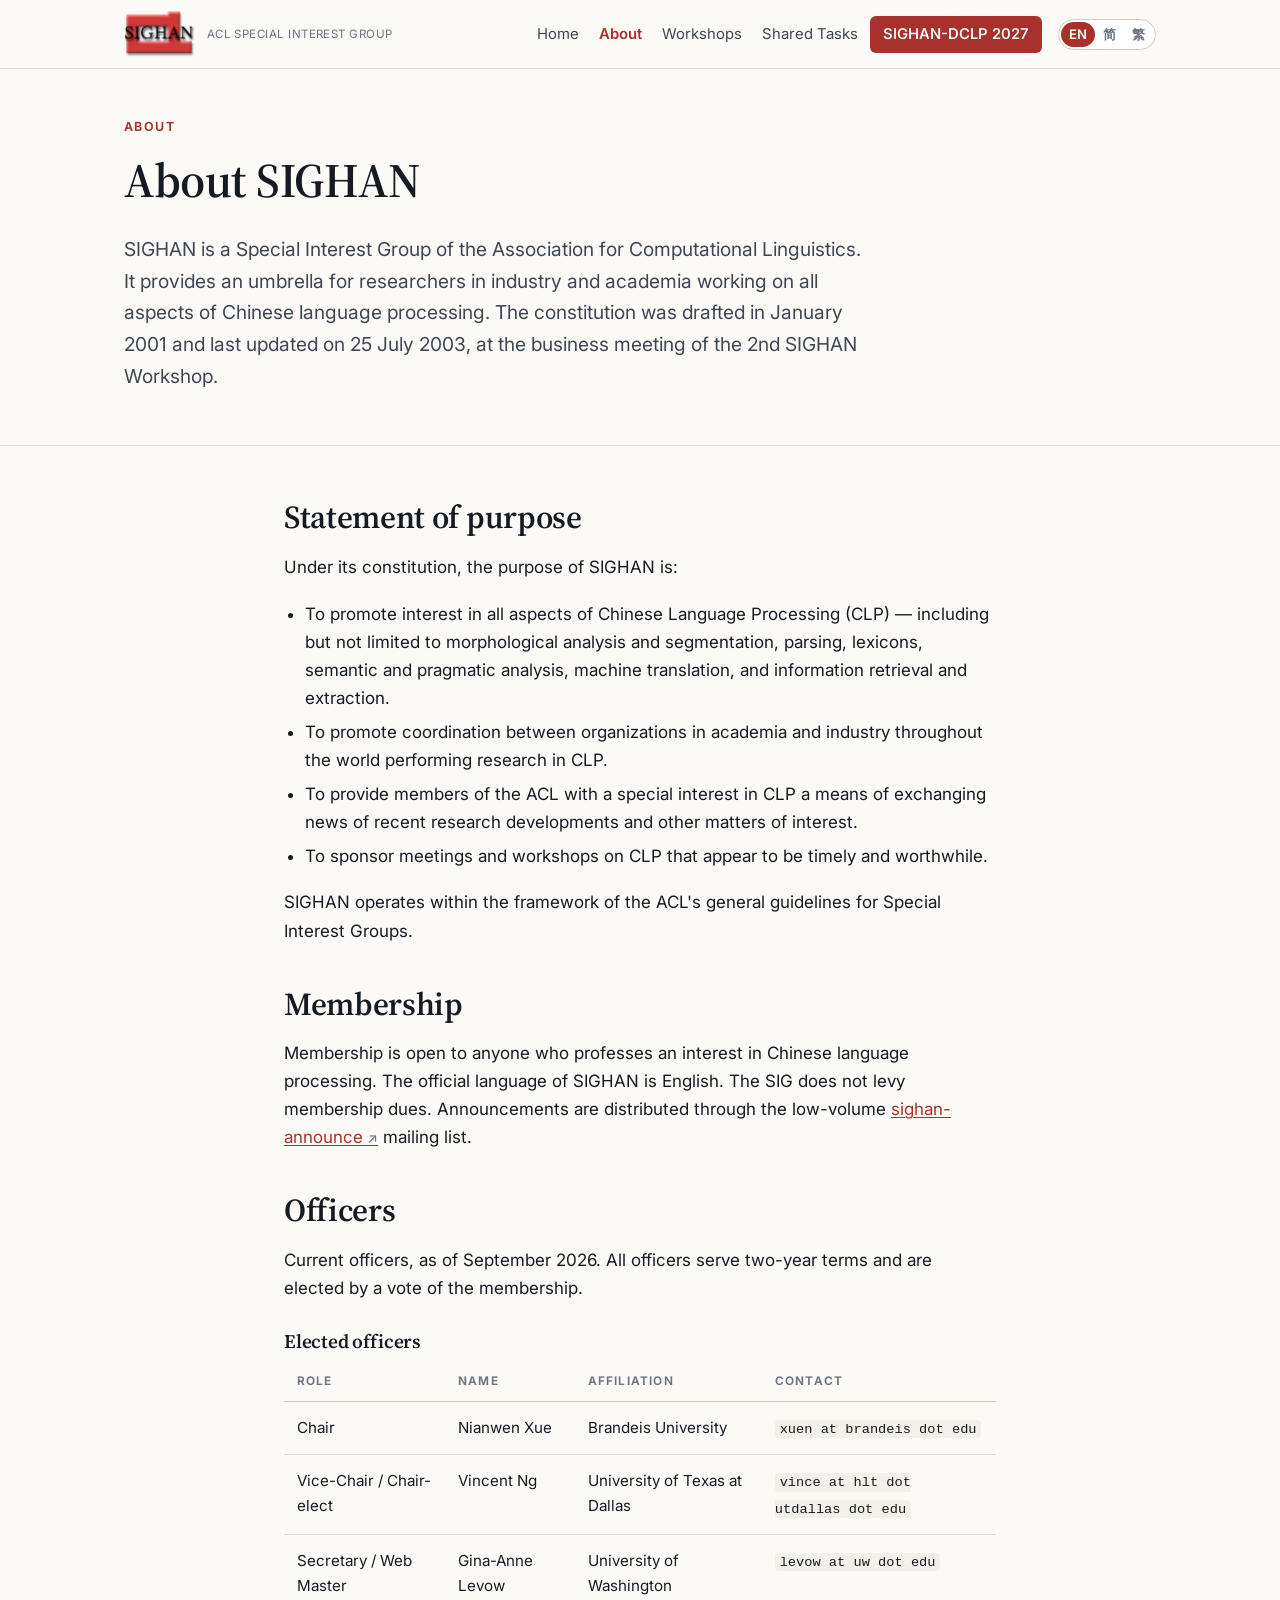
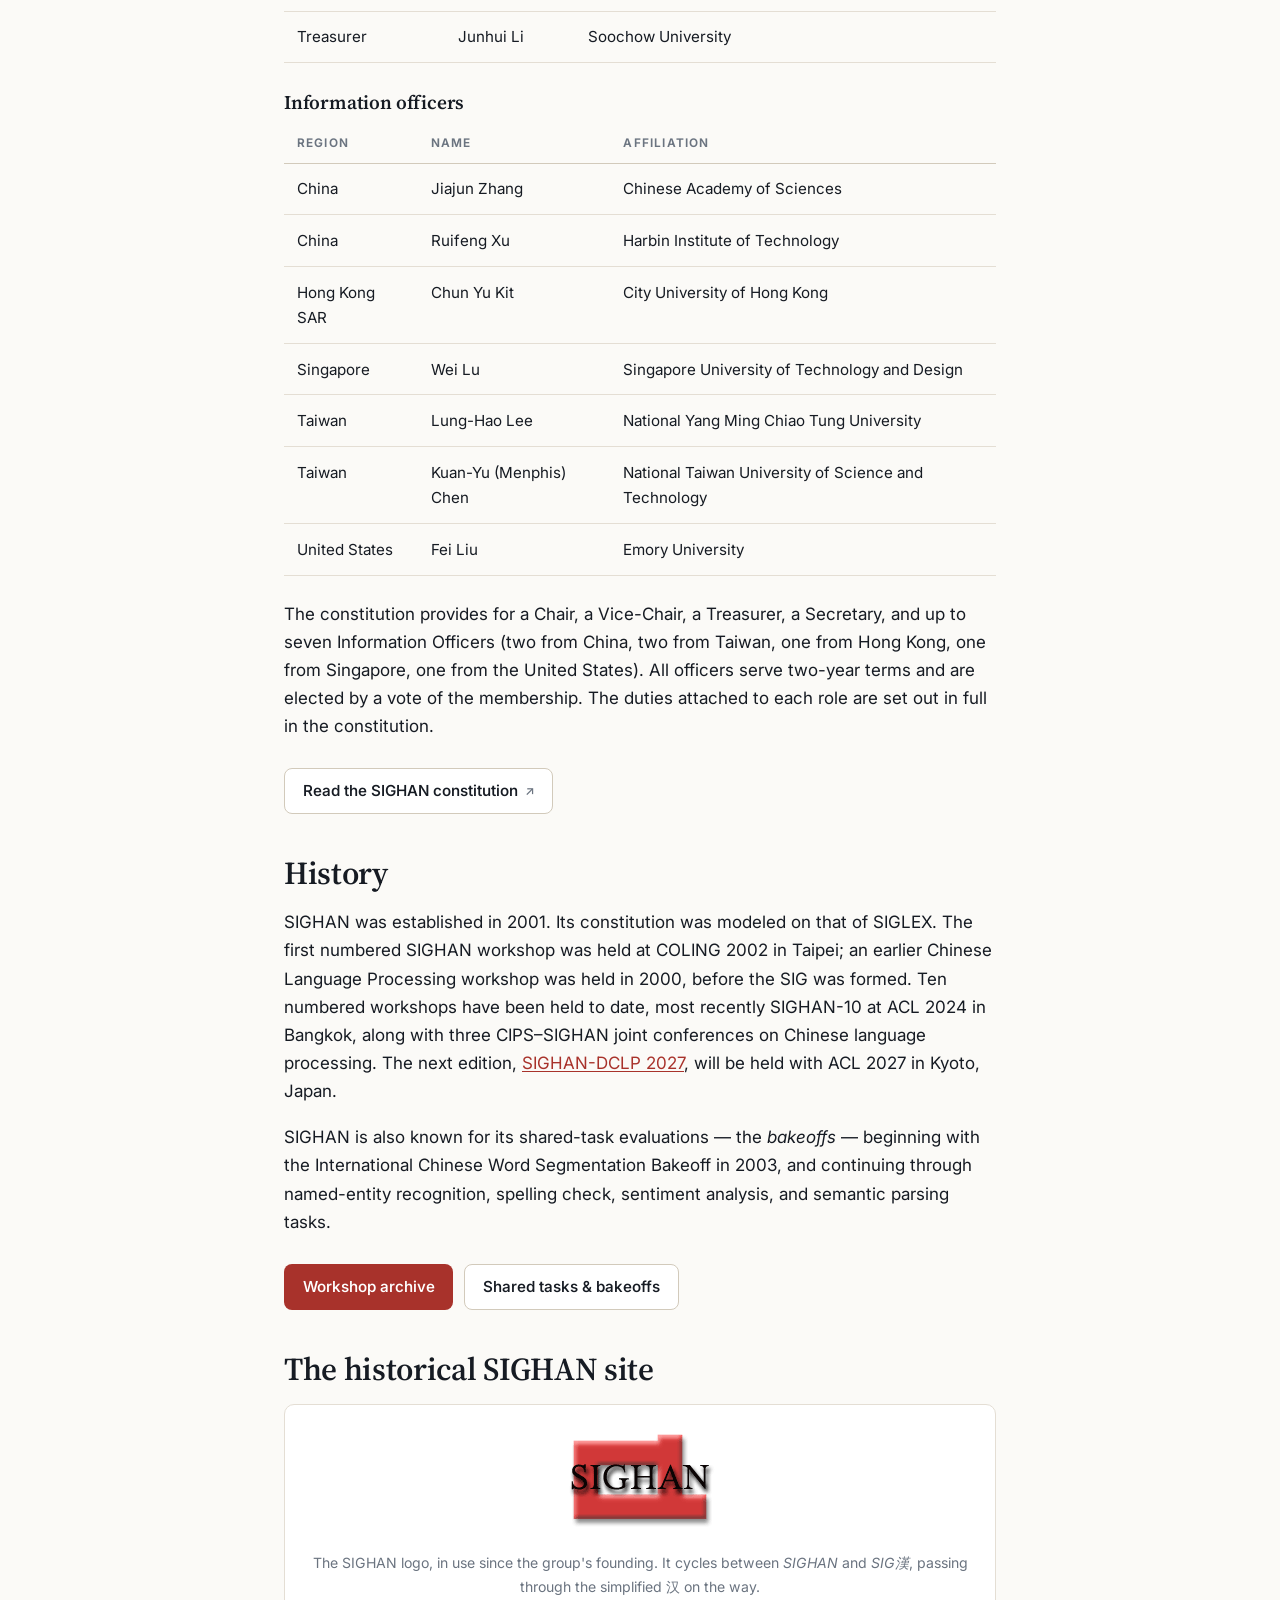
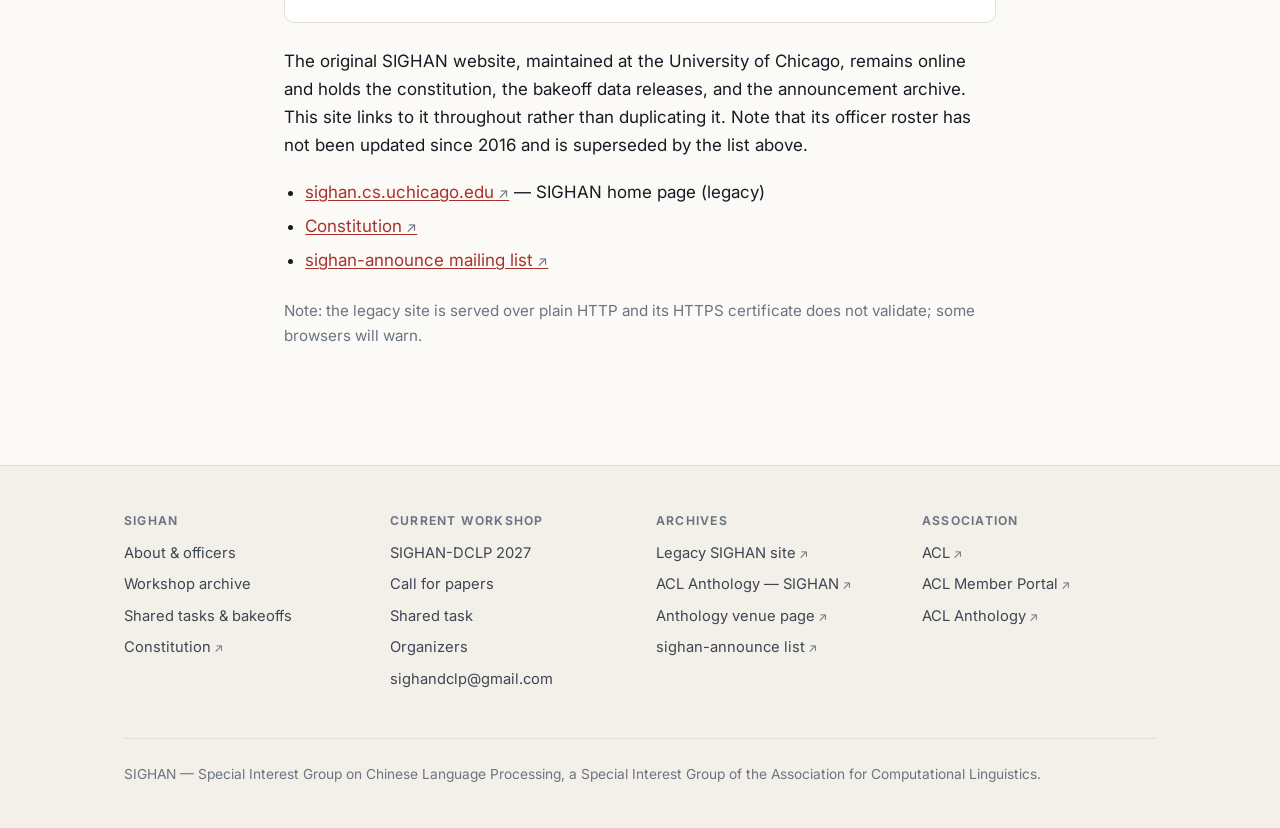
<file: about.html>
<!doctype html>
<html lang="en" data-site="sighan" data-title-zh-hans="关于 SIGHAN——宗旨、委员与章程" data-title-zh-hant="關於 SIGHAN——宗旨、委員與章程">
<head>
<meta charset="utf-8">
<meta name="viewport" content="width=device-width, initial-scale=1">
<title>About SIGHAN — purpose, officers, and constitution</title>
<meta name="description" content="What SIGHAN is, its statement of purpose, membership, officers, and the SIGHAN constitution.">
<link rel="preconnect" href="https://fonts.googleapis.com">
<link rel="preconnect" href="https://fonts.gstatic.com" crossorigin>
<link href="https://fonts.googleapis.com/css2?family=Inter:wght@400;500;600;650&family=Source+Serif+4:opsz,wght@8..60,400;8..60,600&display=swap" rel="stylesheet">
<link rel="stylesheet" href="assets/css/style.css?v=5">
<script src="assets/js/lang.js?v=3"></script>
<link rel="icon" href="favicon.ico" sizes="32x32">
<link rel="icon" type="image/png" sizes="32x32" href="assets/img/favicon-32.png">
<link rel="icon" type="image/png" sizes="16x16" href="assets/img/favicon-16.png">
<link rel="apple-touch-icon" href="assets/img/apple-touch-icon.png">
</head>
<body>
<a class="skip-link" href="#main"><span lang="en">Skip to content</span><span lang="zh-Hans">跳到正文</span><span lang="zh-Hant">跳到正文</span></a>

<header class="site-header">
  <div class="site-header__inner">
    <a class="brand" href="index.html">
      <picture>
        <source media="(prefers-color-scheme: dark)" srcset="assets/img/sighan-logo-dark.png">
        <img class="brand__logo" src="assets/img/sighan-logo.png"
             width="146" height="93" alt="SIGHAN">
      </picture>
      <span class="brand__sub"><span lang="en">ACL Special Interest Group</span><span lang="zh-Hans">ACL 中文语言处理专业委员会</span><span lang="zh-Hant">ACL 中文語言處理專業委員會</span></span>
    </a>
    <nav class="nav" aria-label="Main">
      <a href="index.html"><span lang="en">Home</span><span lang="zh-Hans">首页</span><span lang="zh-Hant">首頁</span></a>
      <a href="about.html" aria-current="page"><span lang="en">About</span><span lang="zh-Hans">关于</span><span lang="zh-Hant">關於</span></a>
      <a href="workshops.html"><span lang="en">Workshops</span><span lang="zh-Hans">历届研讨会</span><span lang="zh-Hant">歷屆研討會</span></a>
      <a href="shared-tasks.html"><span lang="en">Shared Tasks</span><span lang="zh-Hans">评测任务</span><span lang="zh-Hant">評測任務</span></a>
      <a class="nav__cta" href="dclp/index.html">SIGHAN-DCLP&nbsp;2027</a>
    </nav>
    <div class="lang-switch" role="group" aria-label="Language / 语言 / 語言">
      <button type="button" data-set-lang="en" lang="en" aria-pressed="true" title="English" aria-label="English">EN</button>
      <button type="button" data-set-lang="zh-Hans" lang="zh-Hans" aria-pressed="false" title="简体中文" aria-label="简体中文">简</button>
      <button type="button" data-set-lang="zh-Hant" lang="zh-Hant" aria-pressed="false" title="繁體中文" aria-label="繁體中文">繁</button>
    </div>
  </div>
</header>

<main id="main">

  <section class="hero hero--tight">
    <div class="wrap">
      <p class="hero__eyebrow"><span lang="en">About</span><span lang="zh-Hans">关于</span><span lang="zh-Hant">關於</span></p>
      <h1><span lang="en">About SIGHAN</span><span lang="zh-Hans">关于 SIGHAN</span><span lang="zh-Hant">關於 SIGHAN</span></h1>
      <p class="hero__lede">
        <span lang="en">SIGHAN is a Special Interest Group of the Association for Computational Linguistics.
        It provides an umbrella for researchers in industry and academia working on all aspects
        of Chinese language processing. The constitution was drafted in January 2001 and last
        updated on 25 July 2003, at the business meeting of the 2nd SIGHAN Workshop.</span><span lang="zh-Hans">SIGHAN 是国际计算语言学协会（ACL）下属的专业委员会，为产业界和学术界从事中文语言处理各方面研究的学者提供了共同的交流平台。SIGHAN 章程于2001年1月起草，最近一次修订于2003年7月25日在第二届 SIGHAN 研讨会的工作会议上完成。</span><span lang="zh-Hant">SIGHAN 是國際計算語言學協會（ACL）下屬的專業委員會，為產業界和學術界從事中文語言處理各方面研究的學者提供了共同的交流平臺。SIGHAN 章程於2001年1月起草，最近一次修訂於2003年7月25日在第二屆 SIGHAN 研討會的工作會議上完成。</span>
      </p>
    </div>
  </section>

  <section class="section">
    <div class="wrap-narrow prose">

      <h2 id="purpose"><span lang="en">Statement of purpose</span><span lang="zh-Hans">宗旨</span><span lang="zh-Hant">宗旨</span></h2>
      <p><span lang="en">Under its constitution, the purpose of SIGHAN is:</span><span lang="zh-Hans">根据章程，SIGHAN 的宗旨是：</span><span lang="zh-Hant">根據章程，SIGHAN 的宗旨是：</span></p>
      <ul>
        <li><span lang="en">To promote interest in all aspects of Chinese Language Processing (CLP) — including
            but not limited to morphological analysis and segmentation, parsing, lexicons,
            semantic and pragmatic analysis, machine translation, and information retrieval and
            extraction.</span><span lang="zh-Hans">促进对中文语言处理（CLP）各个方面的研究兴趣，包括但不限于形态分析与分词、句法分析、词典、语义与语用分析、机器翻译以及信息检索与信息抽取。</span><span lang="zh-Hant">促進對中文語言處理（CLP）各個方面的研究興趣，包括但不限於形態分析與斷詞、句法分析、詞典、語意與語用分析、機器翻譯以及資訊檢索與資訊擷取。</span></li>
        <li><span lang="en">To promote coordination between organizations in academia and industry throughout
            the world performing research in CLP.</span><span lang="zh-Hans">促进世界各地从事 CLP 研究的学术界与产业界机构之间的协调。</span><span lang="zh-Hant">促進世界各地從事 CLP 研究的學術界與產業界機構之間的協調。</span></li>
        <li><span lang="en">To provide members of the ACL with a special interest in CLP a means of exchanging
            news of recent research developments and other matters of interest.</span><span lang="zh-Hans">为对 CLP 有特别兴趣的 ACL 会员提供交流最新研究进展及其他相关事宜的途径。</span><span lang="zh-Hant">為對 CLP 有特別興趣的 ACL 會員提供交流最新研究進展及其他相關事宜的途徑。</span></li>
        <li><span lang="en">To sponsor meetings and workshops on CLP that appear to be timely and worthwhile.</span><span lang="zh-Hans">主办适时且有价值的 CLP 学术会议与研讨会。</span><span lang="zh-Hant">主辦適時且有價值的 CLP 學術會議與研討會。</span></li>
      </ul>
      <p><span lang="en">SIGHAN operates within the framework of the ACL's general guidelines for Special Interest Groups.</span><span lang="zh-Hans">SIGHAN 在 ACL 关于专业委员会的总体指导原则框架内运作。</span><span lang="zh-Hant">SIGHAN 在 ACL 關於專業委員會的總體指導原則框架內運作。</span></p>

      <h2 id="membership"><span lang="en">Membership</span><span lang="zh-Hans">会员</span><span lang="zh-Hant">會員</span></h2>
      <p>
        <span lang="en">Membership is open to anyone who professes an interest in Chinese language processing.
        The official language of SIGHAN is English. The SIG does not levy membership dues.
        Announcements are distributed through the low-volume
        <a class="ext" href="http://mailman.cs.uchicago.edu/listinfo/sighan-announce">sighan-announce</a>
        mailing list.</span><span lang="zh-Hans">凡对中文语言处理感兴趣者均可成为会员。SIGHAN 的官方语言为英语。本委员会不收取会费。相关通知通过低频的 <a class="ext" href="http://mailman.cs.uchicago.edu/listinfo/sighan-announce">sighan-announce</a> 邮件列表发布。</span><span lang="zh-Hant">凡對中文語言處理感興趣者均可成為會員。SIGHAN 的官方語言為英語。本委員會不收取會費。相關通知透過低頻的 <a class="ext" href="http://mailman.cs.uchicago.edu/listinfo/sighan-announce">sighan-announce</a> 郵件清單發布。</span>
      </p>

      <h2 id="officers"><span lang="en">Officers</span><span lang="zh-Hans">委员</span><span lang="zh-Hant">委員</span></h2>
      <p>
        <span lang="en">Current officers, as of September 2026. All officers serve two-year terms and are elected
        by a vote of the membership.</span><span lang="zh-Hans">以下为截至2026年9月的现任委员。所有委员任期两年，由全体会员投票选举产生。</span><span lang="zh-Hant">以下為截至2026年9月的現任委員。所有委員任期兩年，由全體會員投票選舉產生。</span>
      </p>

      <h3><span lang="en">Elected officers</span><span lang="zh-Hans">选任委员</span><span lang="zh-Hant">選任委員</span></h3>
      <div class="table-scroll">
        <table>
          <thead>
            <tr><th><span lang="en">Role</span><span lang="zh-Hans">职务</span><span lang="zh-Hant">職務</span></th><th><span lang="en">Name</span><span lang="zh-Hans">姓名</span><span lang="zh-Hant">姓名</span></th><th><span lang="en">Affiliation</span><span lang="zh-Hans">单位</span><span lang="zh-Hant">單位</span></th><th><span lang="en">Contact</span><span lang="zh-Hans">联系方式</span><span lang="zh-Hant">聯絡方式</span></th></tr>
          </thead>
          <tbody>
            <tr>
              <td><span lang="en">Chair</span><span lang="zh-Hans">主席</span><span lang="zh-Hant">主席</span></td><td>Nianwen Xue</td><td>Brandeis University</td>
              <td><code>xuen at brandeis dot edu</code></td>
            </tr>
            <tr>
              <td><span lang="en">Vice-Chair / Chair-elect</span><span lang="zh-Hans">副主席兼候任主席</span><span lang="zh-Hant">副主席兼候任主席</span></td><td>Vincent Ng</td><td>University of Texas at Dallas</td>
              <td><code>vince at hlt dot utdallas dot edu</code></td>
            </tr>
            <tr>
              <td><span lang="en">Secretary / Web Master</span><span lang="zh-Hans">秘书兼网站管理员</span><span lang="zh-Hant">秘書兼網站管理員</span></td><td>Gina-Anne Levow</td><td>University of Washington</td>
              <td><code>levow at uw dot edu</code></td>
            </tr>
            <tr>
              <td><span lang="en">Treasurer</span><span lang="zh-Hans">财务</span><span lang="zh-Hant">財務</span></td><td>Junhui Li</td><td>Soochow University</td>
              <td></td>
            </tr>
          </tbody>
        </table>
      </div>

      <h3><span lang="en">Information officers</span><span lang="zh-Hans">信息委员</span><span lang="zh-Hant">資訊委員</span></h3>
      <div class="table-scroll">
        <table>
          <thead>
            <tr><th><span lang="en">Region</span><span lang="zh-Hans">地区</span><span lang="zh-Hant">地區</span></th><th><span lang="en">Name</span><span lang="zh-Hans">姓名</span><span lang="zh-Hant">姓名</span></th><th><span lang="en">Affiliation</span><span lang="zh-Hans">单位</span><span lang="zh-Hant">單位</span></th></tr>
          </thead>
          <tbody>
            <tr><td><span lang="en">China</span><span lang="zh-Hans">中国大陆</span><span lang="zh-Hant">中國大陸</span></td><td>Jiajun Zhang</td><td>Chinese Academy of Sciences</td></tr>
            <tr><td><span lang="en">China</span><span lang="zh-Hans">中国大陆</span><span lang="zh-Hant">中國大陸</span></td><td>Ruifeng Xu</td><td>Harbin Institute of Technology</td></tr>
            <tr><td><span lang="en">Hong Kong SAR</span><span lang="zh-Hans">香港特别行政区</span><span lang="zh-Hant">香港特別行政區</span></td><td>Chun Yu Kit</td><td>City University of Hong Kong</td></tr>
            <tr><td><span lang="en">Singapore</span><span lang="zh-Hans">新加坡</span><span lang="zh-Hant">新加坡</span></td><td>Wei Lu</td><td>Singapore University of Technology and Design</td></tr>
            <tr><td><span lang="en">Taiwan</span><span lang="zh-Hans">台湾</span><span lang="zh-Hant">臺灣</span></td><td>Lung-Hao Lee</td><td>National Yang Ming Chiao Tung University</td></tr>
            <tr><td><span lang="en">Taiwan</span><span lang="zh-Hans">台湾</span><span lang="zh-Hant">臺灣</span></td><td>Kuan-Yu (Menphis) Chen</td><td>National Taiwan University of Science and Technology</td></tr>
            <tr><td><span lang="en">United States</span><span lang="zh-Hans">美国</span><span lang="zh-Hant">美國</span></td><td>Fei Liu</td><td>Emory University</td></tr>
          </tbody>
        </table>
      </div>

      <p>
        <span lang="en">The constitution provides for a Chair, a Vice-Chair, a Treasurer, a Secretary, and up to
        seven Information Officers (two from China, two from Taiwan, one from Hong Kong, one from
        Singapore, one from the United States). All officers serve two-year terms and are elected
        by a vote of the membership. The duties attached to each role are set out in full in the
        constitution.</span><span lang="zh-Hans">章程规定设主席、副主席、财务、秘书各一名，以及至多七名信息委员（中国大陆两名、台湾两名、香港一名、新加坡一名、美国一名）。所有委员任期两年，由全体会员投票选举产生。各职务的具体职责详见章程。</span><span lang="zh-Hant">章程規定設主席、副主席、財務、秘書各一名，以及至多七名資訊委員（中國大陸兩名、臺灣兩名、香港一名、新加坡一名、美國一名）。所有委員任期兩年，由全體會員投票選舉產生。各職務的具體職責詳見章程。</span>
      </p>

      <div class="btn-row">
        <a class="btn btn--ghost ext" href="http://sighan.cs.uchicago.edu/constitution.htm"><span lang="en">Read the SIGHAN constitution</span><span lang="zh-Hans">查阅 SIGHAN 章程</span><span lang="zh-Hant">查閱 SIGHAN 章程</span></a>
      </div>

      <h2 id="history"><span lang="en">History</span><span lang="zh-Hans">历史沿革</span><span lang="zh-Hant">歷史沿革</span></h2>
      <p>
        <span lang="en">SIGHAN was established in 2001. Its constitution was modeled on that of SIGLEX. The first
        numbered SIGHAN workshop was held at COLING 2002 in Taipei; an earlier Chinese Language
        Processing workshop was held in 2000, before the SIG was formed. Ten numbered workshops
        have been held to date, most recently SIGHAN-10 at ACL 2024 in Bangkok, along with three
        CIPS–SIGHAN joint conferences on Chinese language processing. The next edition,
        <a href="dclp/index.html">SIGHAN-DCLP 2027</a>, will be held with ACL 2027 in Kyoto,
        Japan.</span><span lang="zh-Hans">SIGHAN 成立于2001年，其章程以 SIGLEX 的章程为蓝本。第一届正式编号的 SIGHAN 研讨会在台北与 COLING 2002 同期举行；此前，在该专业委员会成立之前，已于2000年举办过一次中文语言处理研讨会。迄今已举办十届正式编号的研讨会，最近一届为在泰国曼谷与 ACL 2024 同期举行的 SIGHAN-10；此外还举办了三届 CIPS–SIGHAN 中文语言处理联合会议。下一届研讨会 <a href="dclp/index.html">SIGHAN-DCLP 2027</a> 将在日本京都与 ACL 2027 同期举行。</span><span lang="zh-Hant">SIGHAN 成立於2001年，其章程以 SIGLEX 的章程為藍本。第一屆正式編號的 SIGHAN 研討會在臺北與 COLING 2002 同期舉行；此前，在該專業委員會成立之前，已於2000年舉辦過一次中文語言處理研討會。迄今已舉辦十屆正式編號的研討會，最近一屆為在泰國曼谷與 ACL 2024 同期舉行的 SIGHAN-10；此外還舉辦了三屆 CIPS–SIGHAN 中文語言處理聯合會議。下一屆研討會 <a href="dclp/index.html">SIGHAN-DCLP 2027</a> 將在日本京都與 ACL 2027 同期舉行。</span>
      </p>
      <p>
        <span lang="en">SIGHAN is also known for its shared-task evaluations — the <em>bakeoffs</em> — beginning
        with the International Chinese Word Segmentation Bakeoff in 2003, and continuing through
        named-entity recognition, spelling check, sentiment analysis, and semantic parsing tasks.</span><span lang="zh-Hans">SIGHAN 还以其评测任务（即 <em>Bakeoff</em>）而著称：自2003年的国际中文分词评测（International Chinese Word Segmentation Bakeoff）起，此后陆续涵盖命名实体识别、拼写检查、情感分析与语义解析等任务。</span><span lang="zh-Hant">SIGHAN 還以其評測任務（即 <em>Bakeoff</em>）而著稱：自2003年的國際中文斷詞評測（International Chinese Word Segmentation Bakeoff）起，此後陸續涵蓋命名實體辨識、拼字檢查、情感分析與語意解析等任務。</span>
      </p>

      <div class="btn-row">
        <a class="btn btn--primary" href="workshops.html"><span lang="en">Workshop archive</span><span lang="zh-Hans">历届研讨会存档</span><span lang="zh-Hant">歷屆研討會存檔</span></a>
        <a class="btn btn--ghost" href="shared-tasks.html"><span lang="en">Shared tasks &amp; bakeoffs</span><span lang="zh-Hans">评测任务与 Bakeoff</span><span lang="zh-Hant">評測任務與 Bakeoff</span></a>
      </div>

      <h2 id="archive"><span lang="en">The historical SIGHAN site</span><span lang="zh-Hans">SIGHAN 旧版网站</span><span lang="zh-Hant">SIGHAN 舊版網站</span></h2>

      <figure style="margin:0 0 1.5rem;padding:1.5rem;border:1px solid var(--rule);
                     border-radius:var(--radius);background:var(--paper-raised);text-align:center">
        <picture>
          <source media="(prefers-reduced-motion: reduce)" srcset="assets/img/sighan-logo.png">
          <img src="assets/img/sighan-logo-anim.gif" width="150" height="98"
               alt="The SIGHAN logo, cycling between the letters SIGHAN and SIG漢"
               style="image-rendering:auto">
        </picture>
        <figcaption style="margin-top:1rem;font-size:.88rem;color:var(--ink-muted)">
          <span lang="en">The SIGHAN logo, in use since the group's founding. It cycles between
          <em>SIGHAN</em> and <em>SIG漢</em>, passing through the simplified 汉 on the way.</span><span lang="zh-Hans">SIGHAN 标志，自委员会成立以来一直沿用。标志在 <em>SIGHAN</em> 与 <em>SIG漢</em> 之间循环变换，其间经过简体的“汉”字。</span><span lang="zh-Hant">SIGHAN 標誌，自委員會成立以來一直沿用。標誌在 <em>SIGHAN</em> 與 <em>SIG漢</em> 之間循環變換，其間經過簡體的「汉」字。</span>
        </figcaption>
      </figure>

      <p>
        <span lang="en">The original SIGHAN website, maintained at the University of Chicago, remains online and
        holds the constitution, the bakeoff data releases, and the announcement archive. This site
        links to it throughout rather than duplicating it. Note that its officer roster has not
        been updated since 2016 and is superseded by the list above.</span><span lang="zh-Hans">SIGHAN 原网站由芝加哥大学维护，目前仍可访问，收录了章程、历届 Bakeoff 评测数据发布及通知存档。本站在各处链接至该网站，而不重复其内容。请注意，该网站上的委员名单自2016年以来未再更新，以上方名单为准。</span><span lang="zh-Hant">SIGHAN 原網站由芝加哥大學維護，目前仍可造訪，收錄了章程、歷屆 Bakeoff 評測資料發布及通知存檔。本站在各處連結至該網站，而不重複其內容。請注意，該網站上的委員名單自2016年以來未再更新，以上方名單為準。</span>
      </p>
      <ul>
        <li><a class="ext" href="http://sighan.cs.uchicago.edu/">sighan.cs.uchicago.edu</a><span lang="en"> — SIGHAN home page (legacy)</span><span lang="zh-Hans">——SIGHAN 旧版主页</span><span lang="zh-Hant">——SIGHAN 舊版主頁</span></li>
        <li><a class="ext" href="http://sighan.cs.uchicago.edu/constitution.htm"><span lang="en">Constitution</span><span lang="zh-Hans">章程</span><span lang="zh-Hant">章程</span></a></li>
        <li><a class="ext" href="http://mailman.cs.uchicago.edu/listinfo/sighan-announce"><span lang="en">sighan-announce mailing list</span><span lang="zh-Hans">sighan-announce 邮件列表</span><span lang="zh-Hant">sighan-announce 郵件清單</span></a></li>
      </ul>
      <p class="hero__meta"><span lang="en">Note: the legacy site is served over plain HTTP and its HTTPS
         certificate does not validate; some browsers will warn.</span><span lang="zh-Hans">注意：旧版网站通过普通 HTTP 提供访问，其 HTTPS 证书无法通过验证，部分浏览器会显示警告。</span><span lang="zh-Hant">注意：舊版網站透過普通 HTTP 提供存取，其 HTTPS 憑證無法通過驗證，部分瀏覽器會顯示警告。</span></p>

    </div>
  </section>

</main>

<footer class="site-footer">
  <div class="wrap">
    <div class="cols">
      <div>
        <h4>SIGHAN</h4>
        <ul>
          <li><a href="about.html"><span lang="en">About &amp; officers</span><span lang="zh-Hans">关于与委员</span><span lang="zh-Hant">關於與委員</span></a></li>
          <li><a href="workshops.html"><span lang="en">Workshop archive</span><span lang="zh-Hans">历届研讨会存档</span><span lang="zh-Hant">歷屆研討會存檔</span></a></li>
          <li><a href="shared-tasks.html"><span lang="en">Shared tasks &amp; bakeoffs</span><span lang="zh-Hans">评测任务与 Bakeoff</span><span lang="zh-Hant">評測任務與 Bakeoff</span></a></li>
          <li><a class="ext" href="http://sighan.cs.uchicago.edu/constitution.htm"><span lang="en">Constitution</span><span lang="zh-Hans">章程</span><span lang="zh-Hant">章程</span></a></li>
        </ul>
      </div>
      <div>
        <h4><span lang="en">Current workshop</span><span lang="zh-Hans">本届研讨会</span><span lang="zh-Hant">本屆研討會</span></h4>
        <ul>
          <li><a href="dclp/index.html">SIGHAN-DCLP 2027</a></li>
          <li><a href="dclp/cfp.html"><span lang="en">Call for papers</span><span lang="zh-Hans">征稿启事</span><span lang="zh-Hant">徵稿啟事</span></a></li>
          <li><a href="dclp/shared-task.html"><span lang="en">Shared task</span><span lang="zh-Hans">评测任务</span><span lang="zh-Hant">評測任務</span></a></li>
          <li><a href="dclp/organizers.html"><span lang="en">Organizers</span><span lang="zh-Hans">组织者</span><span lang="zh-Hant">組織者</span></a></li>
          <li><a href="mailto:sighandclp@gmail.com">sighandclp@gmail.com</a></li>
        </ul>
      </div>
      <div>
        <h4><span lang="en">Archives</span><span lang="zh-Hans">存档</span><span lang="zh-Hant">存檔</span></h4>
        <ul>
          <li><a class="ext" href="http://sighan.cs.uchicago.edu/"><span lang="en">Legacy SIGHAN site</span><span lang="zh-Hans">SIGHAN 旧版网站</span><span lang="zh-Hant">SIGHAN 舊版網站</span></a></li>
          <li><a class="ext" href="https://aclanthology.org/sigs/sighan/">ACL Anthology — SIGHAN</a></li>
          <li><a class="ext" href="https://aclanthology.org/venues/sighan/"><span lang="en">Anthology venue page</span><span lang="zh-Hans">Anthology 会议页面</span><span lang="zh-Hant">Anthology 會議頁面</span></a></li>
          <li><a class="ext" href="http://mailman.cs.uchicago.edu/listinfo/sighan-announce"><span lang="en">sighan-announce list</span><span lang="zh-Hans">sighan-announce 邮件列表</span><span lang="zh-Hant">sighan-announce 郵件清單</span></a></li>
        </ul>
      </div>
      <div>
        <h4><span lang="en">Association</span><span lang="zh-Hans">学会</span><span lang="zh-Hant">學會</span></h4>
        <ul>
          <li><a class="ext" href="https://www.aclweb.org/">ACL</a></li>
          <li><a class="ext" href="https://www.aclweb.org/portal/"><span lang="en">ACL Member Portal</span><span lang="zh-Hans">ACL 会员门户</span><span lang="zh-Hant">ACL 會員入口</span></a></li>
          <li><a class="ext" href="https://aclanthology.org/">ACL Anthology</a></li>
        </ul>
      </div>
    </div>
    <div class="colophon">
      <p><span lang="en">SIGHAN — Special Interest Group on Chinese Language Processing, a Special Interest Group
         of the Association for Computational Linguistics.</span><span lang="zh-Hans">SIGHAN——国际计算语言学协会（ACL）下属的中文语言处理专业委员会。</span><span lang="zh-Hant">SIGHAN——國際計算語言學協會（ACL）下屬的中文語言處理專業委員會。</span></p>
    </div>
  </div>
</footer>

</body>
</html>
</file>
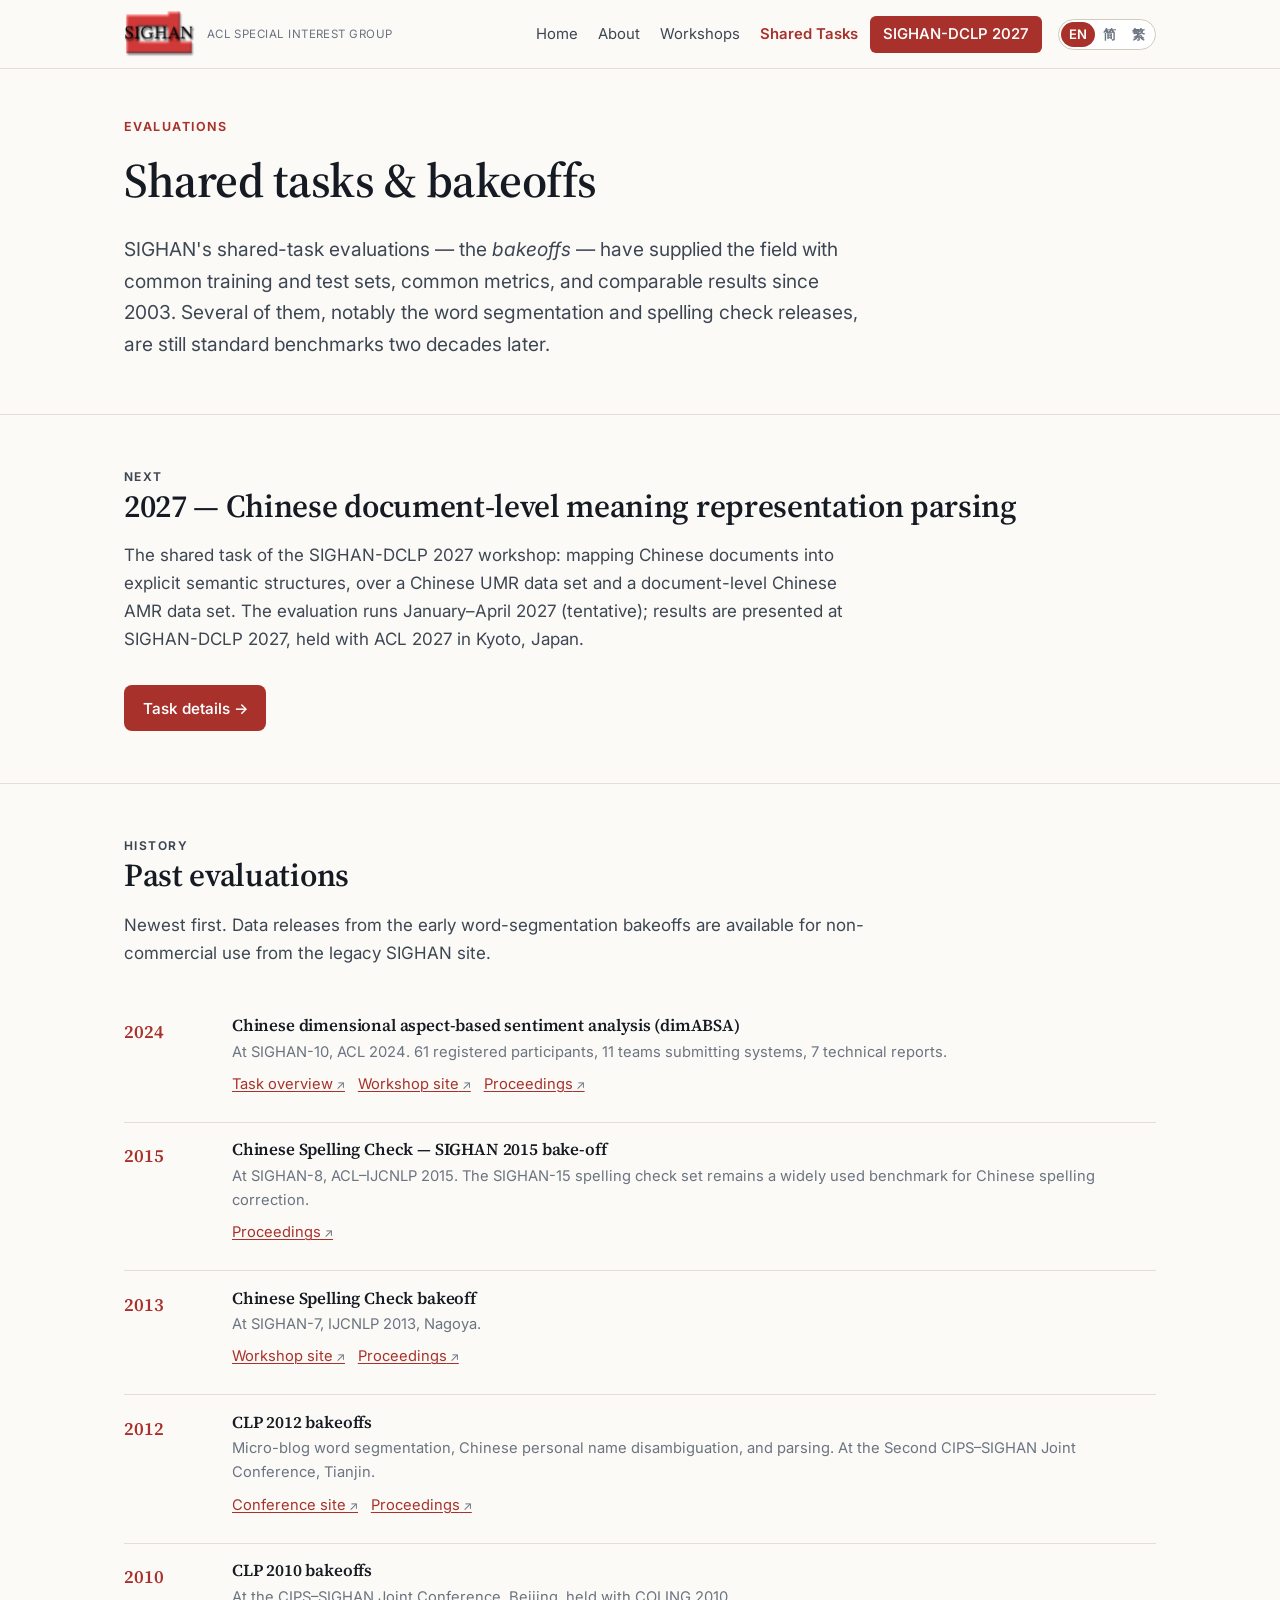
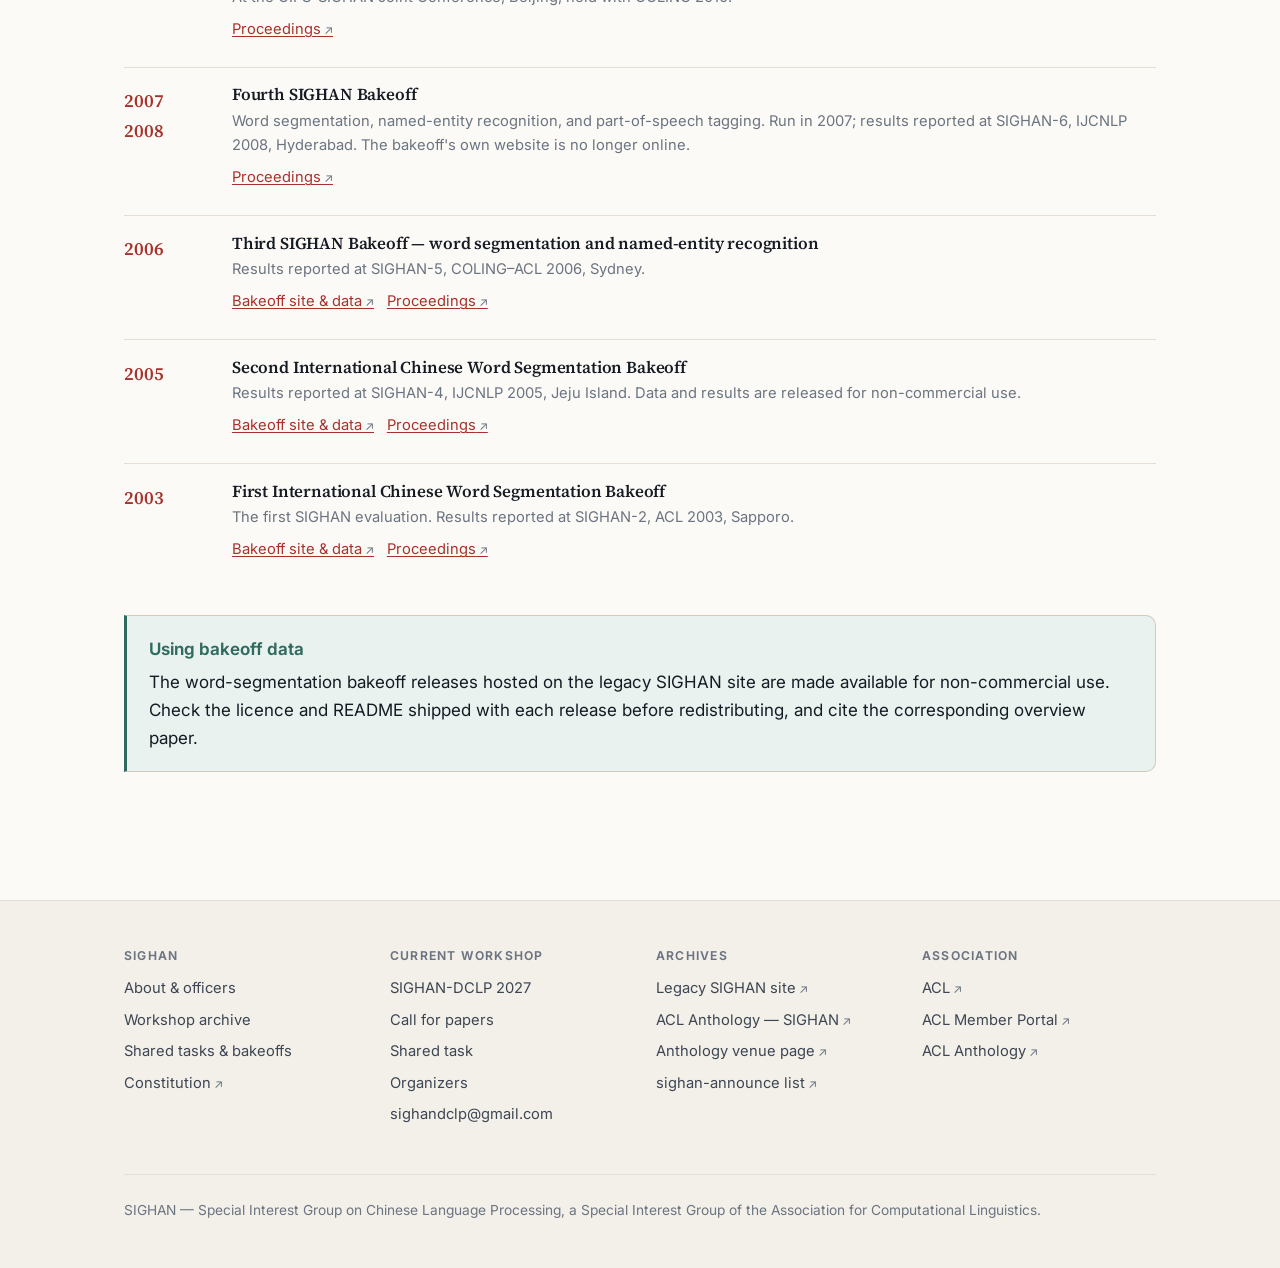
<file: shared-tasks.html>
<!doctype html>
<html lang="en" data-site="sighan" data-title-zh-hans="SIGHAN 评测任务与 Bakeoff" data-title-zh-hant="SIGHAN 評測任務與 Bakeoff">
<head>
<meta charset="utf-8">
<meta name="viewport" content="width=device-width, initial-scale=1">
<title>SIGHAN shared tasks and bakeoffs</title>
<meta name="description" content="The SIGHAN bakeoffs and shared-task evaluations, from Chinese word segmentation in 2003 to document-level meaning representation parsing.">
<link rel="preconnect" href="https://fonts.googleapis.com">
<link rel="preconnect" href="https://fonts.gstatic.com" crossorigin>
<link href="https://fonts.googleapis.com/css2?family=Inter:wght@400;500;600;650&family=Source+Serif+4:opsz,wght@8..60,400;8..60,600&display=swap" rel="stylesheet">
<link rel="stylesheet" href="assets/css/style.css?v=5">
<script src="assets/js/lang.js?v=3"></script>
<link rel="icon" href="favicon.ico" sizes="32x32">
<link rel="icon" type="image/png" sizes="32x32" href="assets/img/favicon-32.png">
<link rel="icon" type="image/png" sizes="16x16" href="assets/img/favicon-16.png">
<link rel="apple-touch-icon" href="assets/img/apple-touch-icon.png">
</head>
<body>
<a class="skip-link" href="#main"><span lang="en">Skip to content</span><span lang="zh-Hans">跳到正文</span><span lang="zh-Hant">跳到正文</span></a>

<header class="site-header">
  <div class="site-header__inner">
    <a class="brand" href="index.html">
      <picture>
        <source media="(prefers-color-scheme: dark)" srcset="assets/img/sighan-logo-dark.png">
        <img class="brand__logo" src="assets/img/sighan-logo.png"
             width="146" height="93" alt="SIGHAN">
      </picture>
      <span class="brand__sub"><span lang="en">ACL Special Interest Group</span><span lang="zh-Hans">ACL 中文语言处理专业委员会</span><span lang="zh-Hant">ACL 中文語言處理專業委員會</span></span>
    </a>
    <nav class="nav" aria-label="Main">
      <a href="index.html"><span lang="en">Home</span><span lang="zh-Hans">首页</span><span lang="zh-Hant">首頁</span></a>
      <a href="about.html"><span lang="en">About</span><span lang="zh-Hans">关于</span><span lang="zh-Hant">關於</span></a>
      <a href="workshops.html"><span lang="en">Workshops</span><span lang="zh-Hans">历届研讨会</span><span lang="zh-Hant">歷屆研討會</span></a>
      <a href="shared-tasks.html" aria-current="page"><span lang="en">Shared Tasks</span><span lang="zh-Hans">评测任务</span><span lang="zh-Hant">評測任務</span></a>
      <a class="nav__cta" href="dclp/index.html">SIGHAN-DCLP&nbsp;2027</a>
    </nav>
    <div class="lang-switch" role="group" aria-label="Language / 语言 / 語言">
      <button type="button" data-set-lang="en" lang="en" aria-pressed="true" title="English" aria-label="English">EN</button>
      <button type="button" data-set-lang="zh-Hans" lang="zh-Hans" aria-pressed="false" title="简体中文" aria-label="简体中文">简</button>
      <button type="button" data-set-lang="zh-Hant" lang="zh-Hant" aria-pressed="false" title="繁體中文" aria-label="繁體中文">繁</button>
    </div>
  </div>
</header>

<main id="main">

  <section class="hero hero--tight">
    <div class="wrap">
      <p class="hero__eyebrow"><span lang="en">Evaluations</span><span lang="zh-Hans">评测</span><span lang="zh-Hant">評測</span></p>
      <h1><span lang="en">Shared tasks &amp; bakeoffs</span><span lang="zh-Hans">评测任务与 Bakeoff</span><span lang="zh-Hant">評測任務與 Bakeoff</span></h1>
      <p class="hero__lede">
        <span lang="en">SIGHAN's shared-task evaluations — the <em>bakeoffs</em> — have supplied the field with
        common training and test sets, common metrics, and comparable results since 2003. Several
        of them, notably the word segmentation and spelling check releases, are still standard
        benchmarks two decades later.</span><span lang="zh-Hans">自2003年以来，SIGHAN 的评测任务——即 <em>Bakeoff</em>——为该领域提供了统一的训练集与测试集、统一的评价指标以及可相互比较的结果。其中若干评测，尤其是分词和拼写检查评测发布的数据集，二十年后的今天仍是标准基准。</span><span lang="zh-Hant">自2003年以來，SIGHAN 的評測任務——即 <em>Bakeoff</em>——為該領域提供了統一的訓練集與測試集、統一的評價指標以及可相互比較的結果。其中若干評測，尤其是斷詞和拼字檢查評測發布的資料集，二十年後的今天仍是標準基準。</span>
      </p>
    </div>
  </section>

  <section class="section">
    <div class="wrap">
      <div class="section__head">
        <p class="eyebrow"><span lang="en">Next</span><span lang="zh-Hans">下一届</span><span lang="zh-Hant">下一屆</span></p>
        <h2><span lang="en">2027 — Chinese document-level meaning representation parsing</span><span lang="zh-Hans">2027——中文篇章级语义表示解析</span><span lang="zh-Hant">2027——中文篇章級語意表示解析</span></h2>
        <p><span lang="en">The shared task of the SIGHAN-DCLP 2027 workshop: mapping Chinese documents
           into explicit semantic structures, over a Chinese UMR data set and a document-level
           Chinese AMR data set. The evaluation runs January–April 2027 (tentative); results are
           presented at SIGHAN-DCLP 2027, held with ACL 2027 in Kyoto, Japan.</span><span lang="zh-Hans">SIGHAN-DCLP 2027 研讨会的评测任务：基于一个中文 UMR 数据集和一个篇章级中文 AMR 数据集，将中文篇章映射为显式的语义结构。评测拟于2027年1月至4月进行（暂定），结果将在与 ACL 2027 同期于日本京都举办的 SIGHAN-DCLP 2027 研讨会上发布。</span><span lang="zh-Hant">SIGHAN-DCLP 2027 研討會的評測任務：基於一個中文 UMR 資料集和一個篇章級中文 AMR 資料集，將中文篇章對映為顯式的語意結構。評測擬於2027年1月至4月進行（暫定），結果將在與 ACL 2027 同期於日本京都舉辦的 SIGHAN-DCLP 2027 研討會上發布。</span></p>
      </div>
      <div class="btn-row" style="margin-top:0">
        <a class="btn btn--primary" href="dclp/shared-task.html"><span lang="en">Task details &rarr;</span><span lang="zh-Hans">任务详情 &rarr;</span><span lang="zh-Hant">任務詳情 &rarr;</span></a>
      </div>
    </div>
  </section>

  <section class="section">
    <div class="wrap">
      <div class="section__head">
        <p class="eyebrow"><span lang="en">History</span><span lang="zh-Hans">历史</span><span lang="zh-Hant">歷史</span></p>
        <h2><span lang="en">Past evaluations</span><span lang="zh-Hans">往届评测</span><span lang="zh-Hant">往屆評測</span></h2>
        <p><span lang="en">Newest first. Data releases from the early word-segmentation bakeoffs are available
           for non-commercial use from the legacy SIGHAN site.</span><span lang="zh-Hans">按时间倒序排列。早期分词评测发布的数据可从 SIGHAN 旧版网站获取，供非商业用途使用。</span><span lang="zh-Hant">按時間倒序排列。早期斷詞評測發布的資料可從 SIGHAN 舊版網站獲取，供非商業用途使用。</span></p>
      </div>

      <ul class="editions">

        <li>
          <span class="ed-year">2024</span>
          <div class="ed-body">
            <h3><span lang="en">Chinese dimensional aspect-based sentiment analysis (dimABSA)</span><span lang="zh-Hans">中文维度化方面级情感分析（dimABSA）</span><span lang="zh-Hant">中文維度化方面級情感分析（dimABSA）</span></h3>
            <p><span lang="en">At SIGHAN-10, ACL 2024. 61 registered participants, 11 teams submitting systems,
               7 technical reports.</span><span lang="zh-Hans">举办于 SIGHAN-10（ACL 2024）。注册参与者61名，提交系统的队伍11支，技术报告7篇。</span><span lang="zh-Hant">舉辦於 SIGHAN-10（ACL 2024）。註冊參與者61名，提交系統的隊伍11支，技術報告7篇。</span></p>
            <p class="links-inline">
              <a class="ext" href="https://aclanthology.org/2024.sighan-1.19/"><span lang="en">Task overview</span><span lang="zh-Hans">任务综述</span><span lang="zh-Hant">任務綜述</span></a>
              <a class="ext" href="https://sighan2024.github.io/"><span lang="en">Workshop site</span><span lang="zh-Hans">研讨会网站</span><span lang="zh-Hant">研討會網站</span></a>
              <a class="ext" href="https://aclanthology.org/volumes/2024.sighan-1/"><span lang="en">Proceedings</span><span lang="zh-Hans">论文集</span><span lang="zh-Hant">論文集</span></a>
            </p>
          </div>
        </li>

        <li>
          <span class="ed-year">2015</span>
          <div class="ed-body">
            <h3><span lang="en">Chinese Spelling Check — SIGHAN 2015 bake-off</span><span lang="zh-Hans">中文拼写检查——SIGHAN 2015 评测</span><span lang="zh-Hant">中文拼字檢查——SIGHAN 2015 評測</span></h3>
            <p><span lang="en">At SIGHAN-8, ACL–IJCNLP 2015. The SIGHAN-15 spelling check set remains a widely
               used benchmark for Chinese spelling correction.</span><span lang="zh-Hans">举办于 SIGHAN-8（ACL–IJCNLP 2015）。SIGHAN-15 拼写检查数据集至今仍是中文拼写纠错广泛使用的基准。</span><span lang="zh-Hant">舉辦於 SIGHAN-8（ACL–IJCNLP 2015）。SIGHAN-15 拼字檢查資料集至今仍是中文拼字糾錯廣泛使用的基準。</span></p>
            <p class="links-inline">
              <a class="ext" href="https://aclanthology.org/volumes/W15-31/"><span lang="en">Proceedings</span><span lang="zh-Hans">论文集</span><span lang="zh-Hant">論文集</span></a>
            </p>
          </div>
        </li>

        <li>
          <span class="ed-year">2013</span>
          <div class="ed-body">
            <h3><span lang="en">Chinese Spelling Check bakeoff</span><span lang="zh-Hans">中文拼写检查评测</span><span lang="zh-Hant">中文拼字檢查評測</span></h3>
            <p><span lang="en">At SIGHAN-7, IJCNLP 2013, Nagoya.</span><span lang="zh-Hans">举办于 SIGHAN-7（IJCNLP 2013，日本名古屋）。</span><span lang="zh-Hant">舉辦於 SIGHAN-7（IJCNLP 2013，日本名古屋）。</span></p>
            <p class="links-inline">
              <a class="ext" href="https://sites.google.com/site/aclsighan7/"><span lang="en">Workshop site</span><span lang="zh-Hans">研讨会网站</span><span lang="zh-Hant">研討會網站</span></a>
              <a class="ext" href="https://aclanthology.org/volumes/W13-44/"><span lang="en">Proceedings</span><span lang="zh-Hans">论文集</span><span lang="zh-Hant">論文集</span></a>
            </p>
          </div>
        </li>

        <li>
          <span class="ed-year">2012</span>
          <div class="ed-body">
            <h3><span lang="en">CLP 2012 bakeoffs</span><span lang="zh-Hans">CLP 2012 评测</span><span lang="zh-Hant">CLP 2012 評測</span></h3>
            <p><span lang="en">Micro-blog word segmentation, Chinese personal name disambiguation, and parsing.
               At the Second CIPS–SIGHAN Joint Conference, Tianjin.</span><span lang="zh-Hans">微博分词、中文人名消歧与句法分析。举办于第二届 CIPS–SIGHAN 联合会议（天津）。</span><span lang="zh-Hant">微博斷詞、中文人名消歧與句法分析。舉辦於第二屆 CIPS–SIGHAN 聯合會議（天津）。</span></p>
            <p class="links-inline">
              <a class="ext" href="http://www.cipsc.org.cn/clp2012/"><span lang="en">Conference site</span><span lang="zh-Hans">会议网站</span><span lang="zh-Hant">會議網站</span></a>
              <a class="ext" href="https://aclanthology.org/volumes/W12-63/"><span lang="en">Proceedings</span><span lang="zh-Hans">论文集</span><span lang="zh-Hant">論文集</span></a>
            </p>
          </div>
        </li>

        <li>
          <span class="ed-year">2010</span>
          <div class="ed-body">
            <h3><span lang="en">CLP 2010 bakeoffs</span><span lang="zh-Hans">CLP 2010 评测</span><span lang="zh-Hant">CLP 2010 評測</span></h3>
            <p><span lang="en">At the CIPS–SIGHAN Joint Conference, Beijing, held with COLING 2010.</span><span lang="zh-Hans">举办于与 COLING 2010 同期召开的 CIPS–SIGHAN 联合会议（北京）。</span><span lang="zh-Hant">舉辦於與 COLING 2010 同期召開的 CIPS–SIGHAN 聯合會議（北京）。</span></p>
            <p class="links-inline">
              <a class="ext" href="https://aclanthology.org/volumes/W10-41/"><span lang="en">Proceedings</span><span lang="zh-Hans">论文集</span><span lang="zh-Hant">論文集</span></a>
            </p>
          </div>
        </li>

        <li>
          <span class="ed-year">2007<br>2008</span>
          <div class="ed-body">
            <h3><span lang="en">Fourth SIGHAN Bakeoff</span><span lang="zh-Hans">第四届 SIGHAN 评测（Bakeoff）</span><span lang="zh-Hant">第四屆 SIGHAN 評測（Bakeoff）</span></h3>
            <p><span lang="en">Word segmentation, named-entity recognition, and part-of-speech tagging. Run in
               2007; results reported at SIGHAN-6, IJCNLP 2008, Hyderabad. The bakeoff's own
               website is no longer online.</span><span lang="zh-Hans">分词、命名实体识别与词性标注。评测于2007年进行，结果在 SIGHAN-6（IJCNLP 2008，印度海得拉巴）上发布。该评测的网站已无法访问。</span><span lang="zh-Hant">斷詞、命名實體辨識與詞性標註。評測於2007年進行，結果在 SIGHAN-6（IJCNLP 2008，印度海德拉巴）上發布。該評測的網站已無法造訪。</span></p>
            <p class="links-inline">
              <a class="ext" href="https://aclanthology.org/volumes/I08-4/"><span lang="en">Proceedings</span><span lang="zh-Hans">论文集</span><span lang="zh-Hant">論文集</span></a>
            </p>
          </div>
        </li>

        <li>
          <span class="ed-year">2006</span>
          <div class="ed-body">
            <h3><span lang="en">Third SIGHAN Bakeoff — word segmentation and named-entity recognition</span><span lang="zh-Hans">第三届 SIGHAN 评测（Bakeoff）——分词与命名实体识别</span><span lang="zh-Hant">第三屆 SIGHAN 評測（Bakeoff）——斷詞與命名實體辨識</span></h3>
            <p><span lang="en">Results reported at SIGHAN-5, COLING–ACL 2006, Sydney.</span><span lang="zh-Hans">结果在 SIGHAN-5（COLING–ACL 2006，澳大利亚悉尼）上发布。</span><span lang="zh-Hant">結果在 SIGHAN-5（COLING–ACL 2006，澳洲雪梨）上發布。</span></p>
            <p class="links-inline">
              <a class="ext" href="http://sighan.cs.uchicago.edu/bakeoff2006/"><span lang="en">Bakeoff site &amp; data</span><span lang="zh-Hans">评测网站与数据</span><span lang="zh-Hant">評測網站與資料</span></a>
              <a class="ext" href="https://aclanthology.org/volumes/W06-01/"><span lang="en">Proceedings</span><span lang="zh-Hans">论文集</span><span lang="zh-Hant">論文集</span></a>
            </p>
          </div>
        </li>

        <li>
          <span class="ed-year">2005</span>
          <div class="ed-body">
            <h3><span lang="en">Second International Chinese Word Segmentation Bakeoff</span><span lang="zh-Hans">第二届国际中文分词评测</span><span lang="zh-Hant">第二屆國際中文斷詞評測</span></h3>
            <p><span lang="en">Results reported at SIGHAN-4, IJCNLP 2005, Jeju Island. Data and results are
               released for non-commercial use.</span><span lang="zh-Hans">结果在 SIGHAN-4（IJCNLP 2005，韩国济州岛）上发布。数据与结果供非商业用途使用。</span><span lang="zh-Hant">結果在 SIGHAN-4（IJCNLP 2005，韓國濟州島）上發布。資料與結果供非商業用途使用。</span></p>
            <p class="links-inline">
              <a class="ext" href="http://sighan.cs.uchicago.edu/bakeoff2005/"><span lang="en">Bakeoff site &amp; data</span><span lang="zh-Hans">评测网站与数据</span><span lang="zh-Hant">評測網站與資料</span></a>
              <a class="ext" href="https://aclanthology.org/volumes/I05-3/"><span lang="en">Proceedings</span><span lang="zh-Hans">论文集</span><span lang="zh-Hant">論文集</span></a>
            </p>
          </div>
        </li>

        <li>
          <span class="ed-year">2003</span>
          <div class="ed-body">
            <h3><span lang="en">First International Chinese Word Segmentation Bakeoff</span><span lang="zh-Hans">首届国际中文分词评测</span><span lang="zh-Hant">首屆國際中文斷詞評測</span></h3>
            <p><span lang="en">The first SIGHAN evaluation. Results reported at SIGHAN-2, ACL 2003, Sapporo.</span><span lang="zh-Hans">SIGHAN 的首次评测。结果在 SIGHAN-2（ACL 2003，日本札幌）上发布。</span><span lang="zh-Hant">SIGHAN 的首次評測。結果在 SIGHAN-2（ACL 2003，日本札幌）上發布。</span></p>
            <p class="links-inline">
              <a class="ext" href="http://sighan.cs.uchicago.edu/bakeoff2003/"><span lang="en">Bakeoff site &amp; data</span><span lang="zh-Hans">评测网站与数据</span><span lang="zh-Hant">評測網站與資料</span></a>
              <a class="ext" href="https://aclanthology.org/volumes/W03-17/"><span lang="en">Proceedings</span><span lang="zh-Hans">论文集</span><span lang="zh-Hant">論文集</span></a>
            </p>
          </div>
        </li>

      </ul>

      <div class="callout callout--note">
        <span class="callout__title"><span lang="en">Using bakeoff data</span><span lang="zh-Hans">使用评测数据</span><span lang="zh-Hant">使用評測資料</span></span>
        <p>
          <span lang="en">The word-segmentation bakeoff releases hosted on the legacy SIGHAN site are made
          available for non-commercial use. Check the licence and README shipped with each
          release before redistributing, and cite the corresponding overview paper.</span><span lang="zh-Hans">SIGHAN 旧版网站上发布的分词评测数据供非商业用途使用。再次分发前，请查阅各版本随附的许可协议和 README 文件，并引用相应的综述论文。</span><span lang="zh-Hant">SIGHAN 舊版網站上發布的斷詞評測資料供非商業用途使用。再次分發前，請查閱各版本隨附的授權條款和 README 檔案，並引用相應的綜述論文。</span>
        </p>
      </div>

    </div>
  </section>

</main>

<footer class="site-footer">
  <div class="wrap">
    <div class="cols">
      <div>
        <h4>SIGHAN</h4>
        <ul>
          <li><a href="about.html"><span lang="en">About &amp; officers</span><span lang="zh-Hans">关于与委员</span><span lang="zh-Hant">關於與委員</span></a></li>
          <li><a href="workshops.html"><span lang="en">Workshop archive</span><span lang="zh-Hans">历届研讨会存档</span><span lang="zh-Hant">歷屆研討會存檔</span></a></li>
          <li><a href="shared-tasks.html"><span lang="en">Shared tasks &amp; bakeoffs</span><span lang="zh-Hans">评测任务与 Bakeoff</span><span lang="zh-Hant">評測任務與 Bakeoff</span></a></li>
          <li><a class="ext" href="http://sighan.cs.uchicago.edu/constitution.htm"><span lang="en">Constitution</span><span lang="zh-Hans">章程</span><span lang="zh-Hant">章程</span></a></li>
        </ul>
      </div>
      <div>
        <h4><span lang="en">Current workshop</span><span lang="zh-Hans">本届研讨会</span><span lang="zh-Hant">本屆研討會</span></h4>
        <ul>
          <li><a href="dclp/index.html">SIGHAN-DCLP 2027</a></li>
          <li><a href="dclp/cfp.html"><span lang="en">Call for papers</span><span lang="zh-Hans">征稿启事</span><span lang="zh-Hant">徵稿啟事</span></a></li>
          <li><a href="dclp/shared-task.html"><span lang="en">Shared task</span><span lang="zh-Hans">评测任务</span><span lang="zh-Hant">評測任務</span></a></li>
          <li><a href="dclp/organizers.html"><span lang="en">Organizers</span><span lang="zh-Hans">组织者</span><span lang="zh-Hant">組織者</span></a></li>
          <li><a href="mailto:sighandclp@gmail.com">sighandclp@gmail.com</a></li>
        </ul>
      </div>
      <div>
        <h4><span lang="en">Archives</span><span lang="zh-Hans">存档</span><span lang="zh-Hant">存檔</span></h4>
        <ul>
          <li><a class="ext" href="http://sighan.cs.uchicago.edu/"><span lang="en">Legacy SIGHAN site</span><span lang="zh-Hans">SIGHAN 旧版网站</span><span lang="zh-Hant">SIGHAN 舊版網站</span></a></li>
          <li><a class="ext" href="https://aclanthology.org/sigs/sighan/">ACL Anthology — SIGHAN</a></li>
          <li><a class="ext" href="https://aclanthology.org/venues/sighan/"><span lang="en">Anthology venue page</span><span lang="zh-Hans">Anthology 会议页面</span><span lang="zh-Hant">Anthology 會議頁面</span></a></li>
          <li><a class="ext" href="http://mailman.cs.uchicago.edu/listinfo/sighan-announce"><span lang="en">sighan-announce list</span><span lang="zh-Hans">sighan-announce 邮件列表</span><span lang="zh-Hant">sighan-announce 郵件清單</span></a></li>
        </ul>
      </div>
      <div>
        <h4><span lang="en">Association</span><span lang="zh-Hans">学会</span><span lang="zh-Hant">學會</span></h4>
        <ul>
          <li><a class="ext" href="https://www.aclweb.org/">ACL</a></li>
          <li><a class="ext" href="https://www.aclweb.org/portal/"><span lang="en">ACL Member Portal</span><span lang="zh-Hans">ACL 会员门户</span><span lang="zh-Hant">ACL 會員入口</span></a></li>
          <li><a class="ext" href="https://aclanthology.org/">ACL Anthology</a></li>
        </ul>
      </div>
    </div>
    <div class="colophon">
      <p><span lang="en">SIGHAN — Special Interest Group on Chinese Language Processing, a Special Interest Group
         of the Association for Computational Linguistics.</span><span lang="zh-Hans">SIGHAN——国际计算语言学协会（ACL）下属的中文语言处理专业委员会。</span><span lang="zh-Hant">SIGHAN——國際計算語言學協會（ACL）下屬的中文語言處理專業委員會。</span></p>
    </div>
  </div>
</footer>

</body>
</html>
</file>
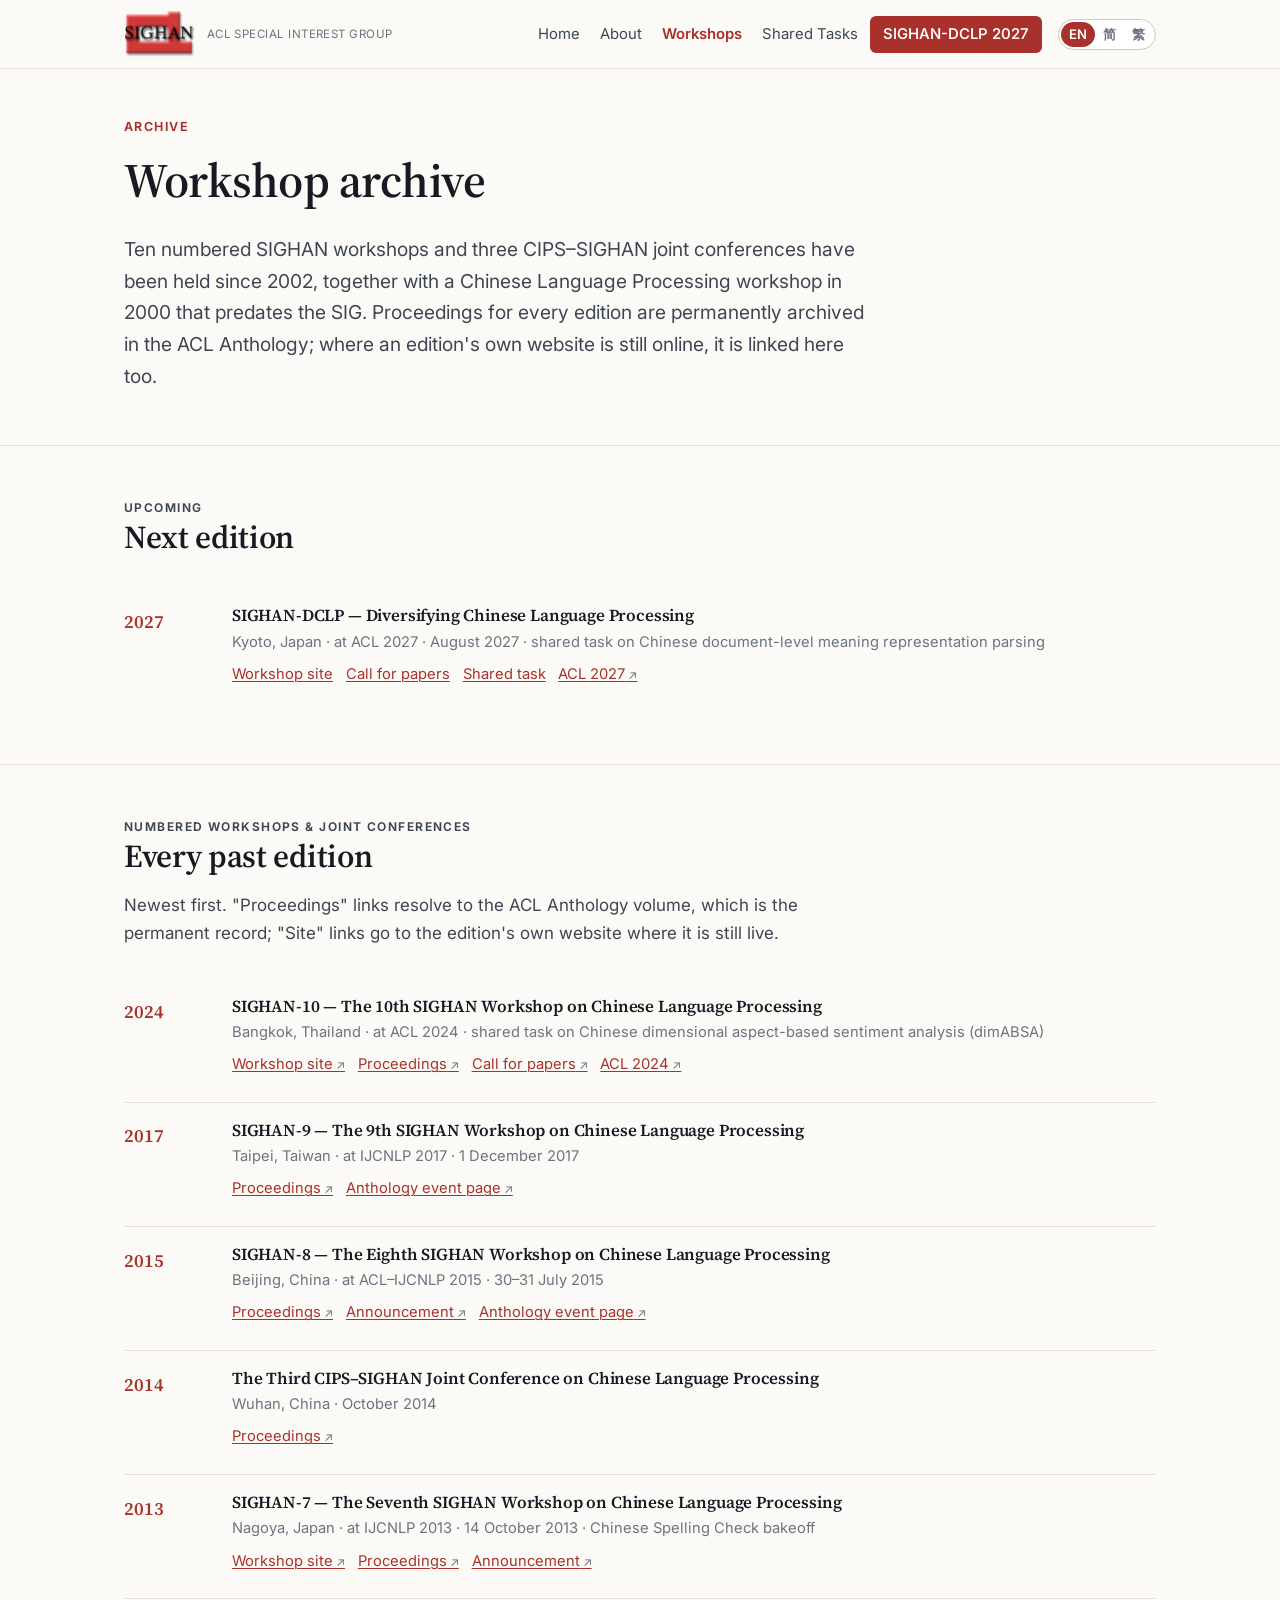
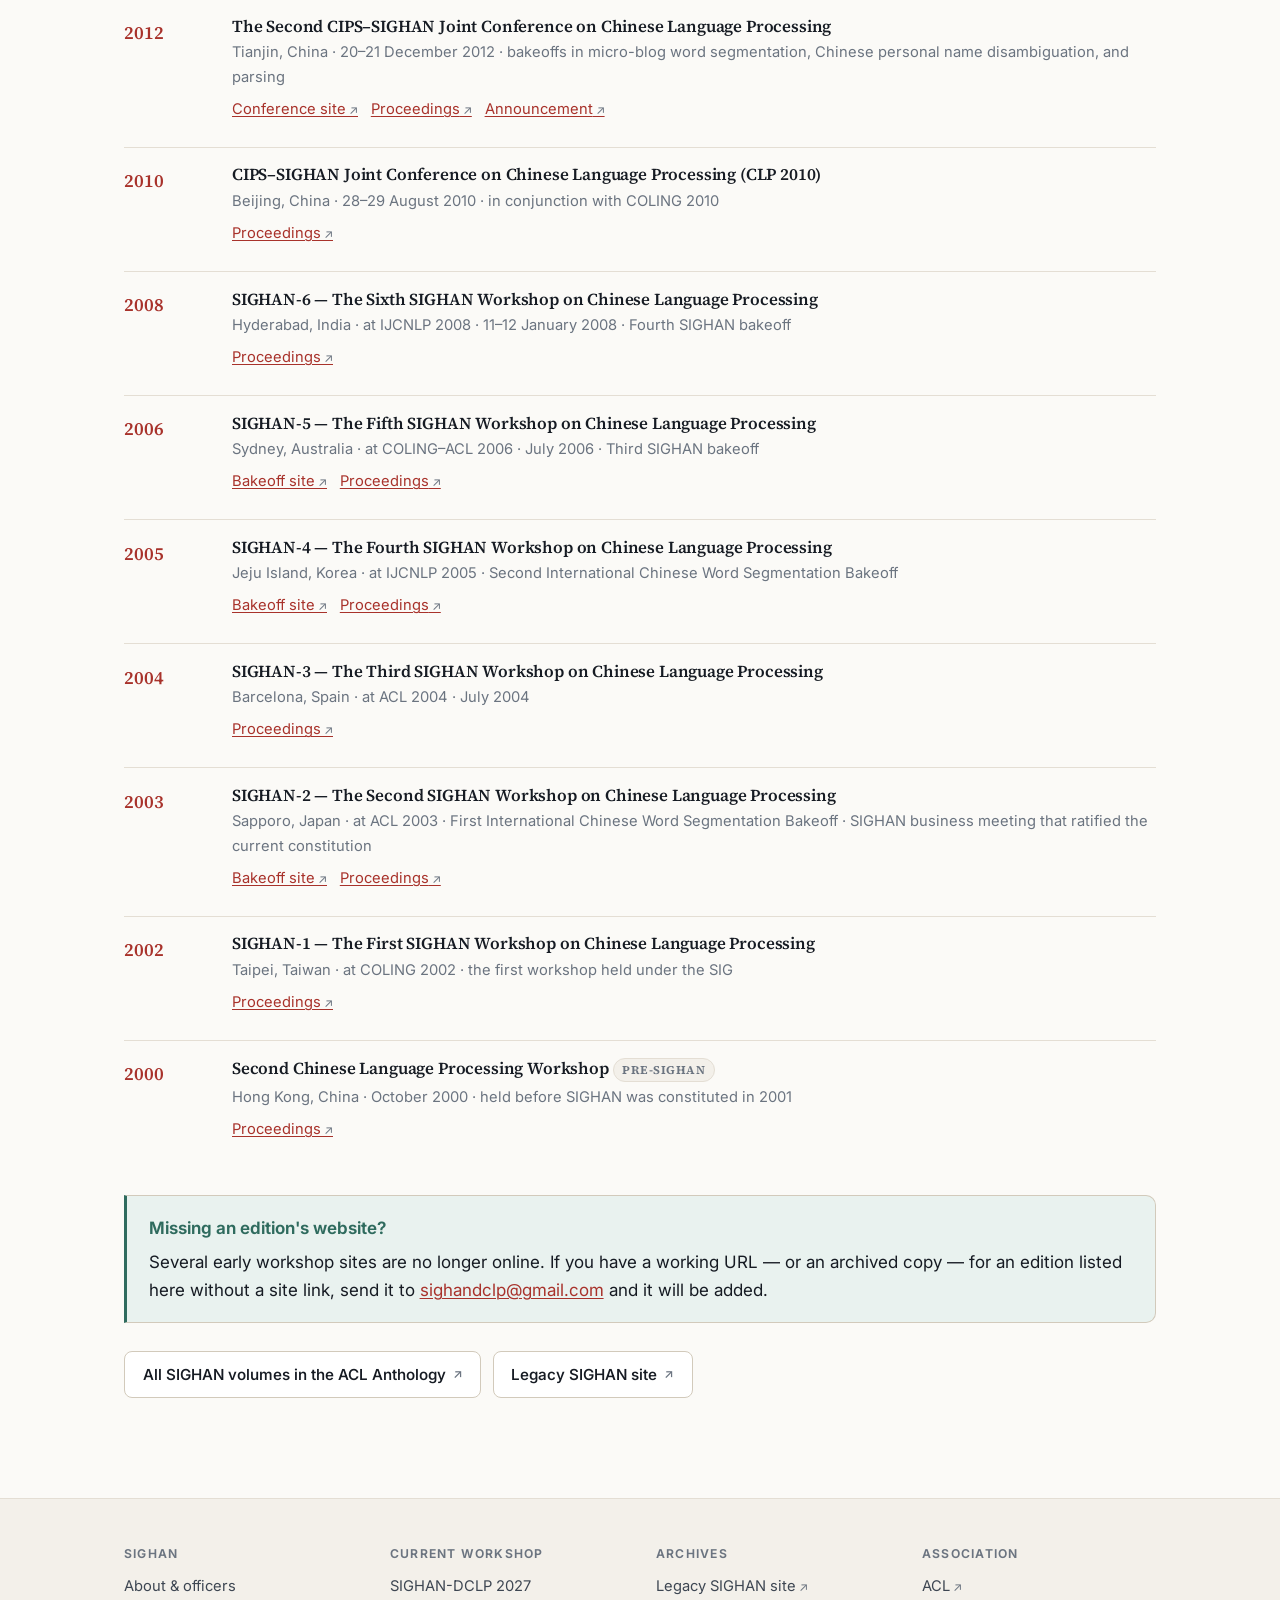
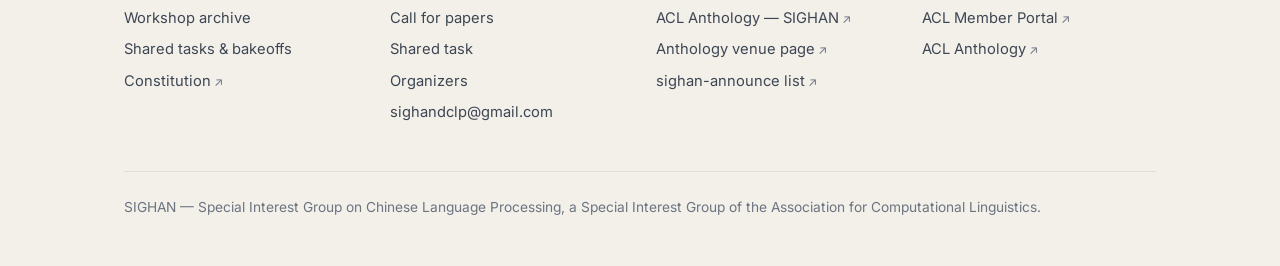
<file: workshops.html>
<!doctype html>
<html lang="en" data-site="sighan" data-title-zh-hans="SIGHAN 历届研讨会存档——2000年至今各届会议" data-title-zh-hant="SIGHAN 歷屆研討會存檔——2000年至今各屆會議">
<head>
<meta charset="utf-8">
<meta name="viewport" content="width=device-width, initial-scale=1">
<title>SIGHAN workshop archive — every edition, 2000 to present</title>
<meta name="description" content="Every SIGHAN workshop and CIPS-SIGHAN joint conference, with proceedings and original workshop sites.">
<link rel="preconnect" href="https://fonts.googleapis.com">
<link rel="preconnect" href="https://fonts.gstatic.com" crossorigin>
<link href="https://fonts.googleapis.com/css2?family=Inter:wght@400;500;600;650&family=Source+Serif+4:opsz,wght@8..60,400;8..60,600&display=swap" rel="stylesheet">
<link rel="stylesheet" href="assets/css/style.css?v=5">
<script src="assets/js/lang.js?v=3"></script>
<link rel="icon" href="favicon.ico" sizes="32x32">
<link rel="icon" type="image/png" sizes="32x32" href="assets/img/favicon-32.png">
<link rel="icon" type="image/png" sizes="16x16" href="assets/img/favicon-16.png">
<link rel="apple-touch-icon" href="assets/img/apple-touch-icon.png">
</head>
<body>
<a class="skip-link" href="#main"><span lang="en">Skip to content</span><span lang="zh-Hans">跳到正文</span><span lang="zh-Hant">跳到正文</span></a>

<header class="site-header">
  <div class="site-header__inner">
    <a class="brand" href="index.html">
      <picture>
        <source media="(prefers-color-scheme: dark)" srcset="assets/img/sighan-logo-dark.png">
        <img class="brand__logo" src="assets/img/sighan-logo.png"
             width="146" height="93" alt="SIGHAN">
      </picture>
      <span class="brand__sub"><span lang="en">ACL Special Interest Group</span><span lang="zh-Hans">ACL 中文语言处理专业委员会</span><span lang="zh-Hant">ACL 中文語言處理專業委員會</span></span>
    </a>
    <nav class="nav" aria-label="Main">
      <a href="index.html"><span lang="en">Home</span><span lang="zh-Hans">首页</span><span lang="zh-Hant">首頁</span></a>
      <a href="about.html"><span lang="en">About</span><span lang="zh-Hans">关于</span><span lang="zh-Hant">關於</span></a>
      <a href="workshops.html" aria-current="page"><span lang="en">Workshops</span><span lang="zh-Hans">历届研讨会</span><span lang="zh-Hant">歷屆研討會</span></a>
      <a href="shared-tasks.html"><span lang="en">Shared Tasks</span><span lang="zh-Hans">评测任务</span><span lang="zh-Hant">評測任務</span></a>
      <a class="nav__cta" href="dclp/index.html">SIGHAN-DCLP&nbsp;2027</a>
    </nav>
    <div class="lang-switch" role="group" aria-label="Language / 语言 / 語言">
      <button type="button" data-set-lang="en" lang="en" aria-pressed="true" title="English" aria-label="English">EN</button>
      <button type="button" data-set-lang="zh-Hans" lang="zh-Hans" aria-pressed="false" title="简体中文" aria-label="简体中文">简</button>
      <button type="button" data-set-lang="zh-Hant" lang="zh-Hant" aria-pressed="false" title="繁體中文" aria-label="繁體中文">繁</button>
    </div>
  </div>
</header>

<main id="main">

  <section class="hero hero--tight">
    <div class="wrap">
      <p class="hero__eyebrow"><span lang="en">Archive</span><span lang="zh-Hans">存档</span><span lang="zh-Hant">存檔</span></p>
      <h1><span lang="en">Workshop archive</span><span lang="zh-Hans">历届研讨会存档</span><span lang="zh-Hant">歷屆研討會存檔</span></h1>
      <p class="hero__lede">
        <span lang="en">Ten numbered SIGHAN workshops and three CIPS–SIGHAN joint conferences have been held
        since 2002, together with a Chinese Language Processing workshop in 2000 that predates
        the SIG. Proceedings for every edition are permanently archived in the ACL Anthology;
        where an edition's own website is still online, it is linked here too.</span><span lang="zh-Hans">自2002年以来，已举办十届按届次编号的 SIGHAN 研讨会和三届 CIPS–SIGHAN 联合会议；此外，2000年还举办过一届中文语言处理研讨会，时间早于本专业委员会的成立。各届论文集均永久收录于 ACL Anthology；若某届会议的网站仍可访问，本页亦附上链接。</span><span lang="zh-Hant">自2002年以來，已舉辦十屆按屆次編號的 SIGHAN 研討會和三屆 CIPS–SIGHAN 聯合會議；此外，2000年還舉辦過一屆中文語言處理研討會，時間早於本專業委員會的成立。各屆論文集均永久收錄於 ACL Anthology；若某屆會議的網站仍可造訪，本頁亦附上連結。</span>
      </p>
    </div>
  </section>

  <section class="section">
    <div class="wrap">

      <div class="section__head">
        <p class="eyebrow"><span lang="en">Upcoming</span><span lang="zh-Hans">即将举办</span><span lang="zh-Hant">即將舉辦</span></p>
        <h2><span lang="en">Next edition</span><span lang="zh-Hans">下一届</span><span lang="zh-Hant">下一屆</span></h2>
      </div>

      <ul class="editions">
        <li>
          <span class="ed-year">2027</span>
          <div class="ed-body">
            <h3><span lang="en">SIGHAN-DCLP — Diversifying Chinese Language Processing</span><span lang="zh-Hans">SIGHAN-DCLP——中文语言处理的多元化</span><span lang="zh-Hant">SIGHAN-DCLP——中文語言處理的多元化</span></h3>
            <p><span lang="en">Kyoto, Japan · at ACL 2027 · August 2027 · shared task on Chinese document-level
               meaning representation parsing</span><span lang="zh-Hans">日本京都 · ACL 2027 · 2027年8月 · 评测任务：中文篇章级语义表示解析</span><span lang="zh-Hant">日本京都 · ACL 2027 · 2027年8月 · 評測任務：中文篇章級語意表示解析</span></p>
            <p class="links-inline">
              <a href="dclp/index.html"><span lang="en">Workshop site</span><span lang="zh-Hans">研讨会网站</span><span lang="zh-Hant">研討會網站</span></a>
              <a href="dclp/cfp.html"><span lang="en">Call for papers</span><span lang="zh-Hans">征稿启事</span><span lang="zh-Hant">徵稿啟事</span></a>
              <a href="dclp/shared-task.html"><span lang="en">Shared task</span><span lang="zh-Hans">评测任务</span><span lang="zh-Hant">評測任務</span></a>
              <a class="ext" href="https://2027.aclweb.org/">ACL 2027</a>
            </p>
          </div>
        </li>
      </ul>
    </div>
  </section>

  <section class="section">
    <div class="wrap">
      <div class="section__head">
        <p class="eyebrow"><span lang="en">Numbered workshops &amp; joint conferences</span><span lang="zh-Hans">历届研讨会与联合会议</span><span lang="zh-Hant">歷屆研討會與聯合會議</span></p>
        <h2><span lang="en">Every past edition</span><span lang="zh-Hans">往届一览</span><span lang="zh-Hant">往屆一覽</span></h2>
        <p><span lang="en">Newest first. "Proceedings" links resolve to the ACL Anthology volume, which is the
           permanent record; "Site" links go to the edition's own website where it is still live.</span><span lang="zh-Hans">按时间倒序排列。“论文集”链接指向 ACL Anthology 中对应的卷册，即永久存档；各类“网站”链接则指向该届会议仍在线的网站。</span><span lang="zh-Hant">按時間倒序排列。「論文集」連結指向 ACL Anthology 中對應的卷冊，即永久存檔；各類「網站」連結則指向該屆會議仍在線上的網站。</span></p>
      </div>

      <ul class="editions">

        <li>
          <span class="ed-year">2024</span>
          <div class="ed-body">
            <h3><span lang="en">SIGHAN-10 — The 10th SIGHAN Workshop on Chinese Language Processing</span><span lang="zh-Hans">SIGHAN-10——第十届 SIGHAN 中文语言处理研讨会</span><span lang="zh-Hant">SIGHAN-10——第十屆 SIGHAN 中文語言處理研討會</span></h3>
            <p><span lang="en">Bangkok, Thailand · at ACL 2024 · shared task on Chinese dimensional
               aspect-based sentiment analysis (dimABSA)</span><span lang="zh-Hans">泰国曼谷 · ACL 2024 · 评测任务：中文维度化方面级情感分析（dimABSA）</span><span lang="zh-Hant">泰國曼谷 · ACL 2024 · 評測任務：中文維度化方面級情感分析（dimABSA）</span></p>
            <p class="links-inline">
              <a class="ext" href="https://sighan2024.github.io/"><span lang="en">Workshop site</span><span lang="zh-Hans">研讨会网站</span><span lang="zh-Hant">研討會網站</span></a>
              <a class="ext" href="https://aclanthology.org/volumes/2024.sighan-1/"><span lang="en">Proceedings</span><span lang="zh-Hans">论文集</span><span lang="zh-Hant">論文集</span></a>
              <a class="ext" href="https://www.aclweb.org/portal/content/cfp-proceedings-10th-sighan-workshop-chinese-language-processing"><span lang="en">Call for papers</span><span lang="zh-Hans">征稿启事</span><span lang="zh-Hant">徵稿啟事</span></a>
              <a class="ext" href="https://2024.aclweb.org/">ACL 2024</a>
            </p>
          </div>
        </li>

        <li>
          <span class="ed-year">2017</span>
          <div class="ed-body">
            <h3><span lang="en">SIGHAN-9 — The 9th SIGHAN Workshop on Chinese Language Processing</span><span lang="zh-Hans">SIGHAN-9——第九届 SIGHAN 中文语言处理研讨会</span><span lang="zh-Hant">SIGHAN-9——第九屆 SIGHAN 中文語言處理研討會</span></h3>
            <p><span lang="en">Taipei, Taiwan · at IJCNLP 2017 · 1 December 2017</span><span lang="zh-Hans">台北 · IJCNLP 2017 · 2017年12月1日</span><span lang="zh-Hant">臺北 · IJCNLP 2017 · 2017年12月1日</span></p>
            <p class="links-inline">
              <a class="ext" href="https://aclanthology.org/volumes/W17-60/"><span lang="en">Proceedings</span><span lang="zh-Hans">论文集</span><span lang="zh-Hant">論文集</span></a>
              <a class="ext" href="https://aclanthology.org/events/sighan-2017/"><span lang="en">Anthology event page</span><span lang="zh-Hans">Anthology 会议页面</span><span lang="zh-Hant">Anthology 會議頁面</span></a>
            </p>
          </div>
        </li>

        <li>
          <span class="ed-year">2015</span>
          <div class="ed-body">
            <h3><span lang="en">SIGHAN-8 — The Eighth SIGHAN Workshop on Chinese Language Processing</span><span lang="zh-Hans">SIGHAN-8——第八届 SIGHAN 中文语言处理研讨会</span><span lang="zh-Hant">SIGHAN-8——第八屆 SIGHAN 中文語言處理研討會</span></h3>
            <p><span lang="en">Beijing, China · at ACL–IJCNLP 2015 · 30–31 July 2015</span><span lang="zh-Hans">北京 · ACL–IJCNLP 2015 · 2015年7月30日至31日</span><span lang="zh-Hant">北京 · ACL–IJCNLP 2015 · 2015年7月30日至31日</span></p>
            <p class="links-inline">
              <a class="ext" href="https://aclanthology.org/volumes/W15-31/"><span lang="en">Proceedings</span><span lang="zh-Hans">论文集</span><span lang="zh-Hant">論文集</span></a>
              <a class="ext" href="https://www.aclweb.org/portal/content/8th-sighan-workshop-chinese-language-processing-sighan-8"><span lang="en">Announcement</span><span lang="zh-Hans">会议通知</span><span lang="zh-Hant">會議通知</span></a>
              <a class="ext" href="https://aclanthology.org/events/sighan-2015/"><span lang="en">Anthology event page</span><span lang="zh-Hans">Anthology 会议页面</span><span lang="zh-Hant">Anthology 會議頁面</span></a>
            </p>
          </div>
        </li>

        <li>
          <span class="ed-year">2014</span>
          <div class="ed-body">
            <h3><span lang="en">The Third CIPS–SIGHAN Joint Conference on Chinese Language Processing</span><span lang="zh-Hans">第三届 CIPS–SIGHAN 中文语言处理联合会议</span><span lang="zh-Hant">第三屆 CIPS–SIGHAN 中文語言處理聯合會議</span></h3>
            <p><span lang="en">Wuhan, China · October 2014</span><span lang="zh-Hans">武汉 · 2014年10月</span><span lang="zh-Hant">武漢 · 2014年10月</span></p>
            <p class="links-inline">
              <a class="ext" href="https://aclanthology.org/volumes/W14-68/"><span lang="en">Proceedings</span><span lang="zh-Hans">论文集</span><span lang="zh-Hant">論文集</span></a>
            </p>
          </div>
        </li>

        <li>
          <span class="ed-year">2013</span>
          <div class="ed-body">
            <h3><span lang="en">SIGHAN-7 — The Seventh SIGHAN Workshop on Chinese Language Processing</span><span lang="zh-Hans">SIGHAN-7——第七届 SIGHAN 中文语言处理研讨会</span><span lang="zh-Hant">SIGHAN-7——第七屆 SIGHAN 中文語言處理研討會</span></h3>
            <p><span lang="en">Nagoya, Japan · at IJCNLP 2013 · 14 October 2013 · Chinese Spelling Check bakeoff</span><span lang="zh-Hans">日本名古屋 · IJCNLP 2013 · 2013年10月14日 · 中文拼写检查评测</span><span lang="zh-Hant">日本名古屋 · IJCNLP 2013 · 2013年10月14日 · 中文拼字檢查評測</span></p>
            <p class="links-inline">
              <a class="ext" href="https://sites.google.com/site/aclsighan7/"><span lang="en">Workshop site</span><span lang="zh-Hans">研讨会网站</span><span lang="zh-Hant">研討會網站</span></a>
              <a class="ext" href="https://aclanthology.org/volumes/W13-44/"><span lang="en">Proceedings</span><span lang="zh-Hans">论文集</span><span lang="zh-Hant">論文集</span></a>
              <a class="ext" href="https://www.aclweb.org/portal/content/sighan-7-seventh-sighan-workshop-chinese-language-processing"><span lang="en">Announcement</span><span lang="zh-Hans">会议通知</span><span lang="zh-Hant">會議通知</span></a>
            </p>
          </div>
        </li>

        <li>
          <span class="ed-year">2012</span>
          <div class="ed-body">
            <h3><span lang="en">The Second CIPS–SIGHAN Joint Conference on Chinese Language Processing</span><span lang="zh-Hans">第二届 CIPS–SIGHAN 中文语言处理联合会议</span><span lang="zh-Hant">第二屆 CIPS–SIGHAN 中文語言處理聯合會議</span></h3>
            <p><span lang="en">Tianjin, China · 20–21 December 2012 · bakeoffs in micro-blog word segmentation,
               Chinese personal name disambiguation, and parsing</span><span lang="zh-Hans">天津 · 2012年12月20日至21日 · 评测：微博分词、中文人名消歧与句法分析</span><span lang="zh-Hant">天津 · 2012年12月20日至21日 · 評測：微博斷詞、中文人名消歧與句法分析</span></p>
            <p class="links-inline">
              <a class="ext" href="http://www.cipsc.org.cn/clp2012/"><span lang="en">Conference site</span><span lang="zh-Hans">会议网站</span><span lang="zh-Hant">會議網站</span></a>
              <a class="ext" href="https://aclanthology.org/volumes/W12-63/"><span lang="en">Proceedings</span><span lang="zh-Hans">论文集</span><span lang="zh-Hant">論文集</span></a>
              <a class="ext" href="https://www.aclweb.org/portal/content/2nd-cips-sighan-joint-conference-chinese-language-processing"><span lang="en">Announcement</span><span lang="zh-Hans">会议通知</span><span lang="zh-Hant">會議通知</span></a>
            </p>
          </div>
        </li>

        <li>
          <span class="ed-year">2010</span>
          <div class="ed-body">
            <h3><span lang="en">CIPS–SIGHAN Joint Conference on Chinese Language Processing (CLP 2010)</span><span lang="zh-Hans">CIPS–SIGHAN 中文语言处理联合会议（CLP 2010）</span><span lang="zh-Hant">CIPS–SIGHAN 中文語言處理聯合會議（CLP 2010）</span></h3>
            <p><span lang="en">Beijing, China · 28–29 August 2010 · in conjunction with COLING 2010</span><span lang="zh-Hans">北京 · 2010年8月28日至29日 · 与 COLING 2010 同期举办</span><span lang="zh-Hant">北京 · 2010年8月28日至29日 · 與 COLING 2010 同期舉辦</span></p>
            <p class="links-inline">
              <a class="ext" href="https://aclanthology.org/volumes/W10-41/"><span lang="en">Proceedings</span><span lang="zh-Hans">论文集</span><span lang="zh-Hant">論文集</span></a>
            </p>
          </div>
        </li>

        <li>
          <span class="ed-year">2008</span>
          <div class="ed-body">
            <h3><span lang="en">SIGHAN-6 — The Sixth SIGHAN Workshop on Chinese Language Processing</span><span lang="zh-Hans">SIGHAN-6——第六届 SIGHAN 中文语言处理研讨会</span><span lang="zh-Hant">SIGHAN-6——第六屆 SIGHAN 中文語言處理研討會</span></h3>
            <p><span lang="en">Hyderabad, India · at IJCNLP 2008 · 11–12 January 2008 · Fourth SIGHAN bakeoff</span><span lang="zh-Hans">印度海得拉巴 · IJCNLP 2008 · 2008年1月11日至12日 · 第四届 SIGHAN 评测</span><span lang="zh-Hant">印度海德拉巴 · IJCNLP 2008 · 2008年1月11日至12日 · 第四屆 SIGHAN 評測</span></p>
            <p class="links-inline">
              <a class="ext" href="https://aclanthology.org/volumes/I08-4/"><span lang="en">Proceedings</span><span lang="zh-Hans">论文集</span><span lang="zh-Hant">論文集</span></a>
            </p>
          </div>
        </li>

        <li>
          <span class="ed-year">2006</span>
          <div class="ed-body">
            <h3><span lang="en">SIGHAN-5 — The Fifth SIGHAN Workshop on Chinese Language Processing</span><span lang="zh-Hans">SIGHAN-5——第五届 SIGHAN 中文语言处理研讨会</span><span lang="zh-Hant">SIGHAN-5——第五屆 SIGHAN 中文語言處理研討會</span></h3>
            <p><span lang="en">Sydney, Australia · at COLING–ACL 2006 · July 2006 · Third SIGHAN bakeoff</span><span lang="zh-Hans">澳大利亚悉尼 · COLING–ACL 2006 · 2006年7月 · 第三届 SIGHAN 评测</span><span lang="zh-Hant">澳洲雪梨 · COLING–ACL 2006 · 2006年7月 · 第三屆 SIGHAN 評測</span></p>
            <p class="links-inline">
              <a class="ext" href="http://sighan.cs.uchicago.edu/bakeoff2006/"><span lang="en">Bakeoff site</span><span lang="zh-Hans">评测网站</span><span lang="zh-Hant">評測網站</span></a>
              <a class="ext" href="https://aclanthology.org/volumes/W06-01/"><span lang="en">Proceedings</span><span lang="zh-Hans">论文集</span><span lang="zh-Hant">論文集</span></a>
            </p>
          </div>
        </li>

        <li>
          <span class="ed-year">2005</span>
          <div class="ed-body">
            <h3><span lang="en">SIGHAN-4 — The Fourth SIGHAN Workshop on Chinese Language Processing</span><span lang="zh-Hans">SIGHAN-4——第四届 SIGHAN 中文语言处理研讨会</span><span lang="zh-Hant">SIGHAN-4——第四屆 SIGHAN 中文語言處理研討會</span></h3>
            <p><span lang="en">Jeju Island, Korea · at IJCNLP 2005 · Second International Chinese Word
               Segmentation Bakeoff</span><span lang="zh-Hans">韩国济州岛 · IJCNLP 2005 · 第二届国际中文分词评测</span><span lang="zh-Hant">韓國濟州島 · IJCNLP 2005 · 第二屆國際中文斷詞評測</span></p>
            <p class="links-inline">
              <a class="ext" href="http://sighan.cs.uchicago.edu/bakeoff2005/"><span lang="en">Bakeoff site</span><span lang="zh-Hans">评测网站</span><span lang="zh-Hant">評測網站</span></a>
              <a class="ext" href="https://aclanthology.org/volumes/I05-3/"><span lang="en">Proceedings</span><span lang="zh-Hans">论文集</span><span lang="zh-Hant">論文集</span></a>
            </p>
          </div>
        </li>

        <li>
          <span class="ed-year">2004</span>
          <div class="ed-body">
            <h3><span lang="en">SIGHAN-3 — The Third SIGHAN Workshop on Chinese Language Processing</span><span lang="zh-Hans">SIGHAN-3——第三届 SIGHAN 中文语言处理研讨会</span><span lang="zh-Hant">SIGHAN-3——第三屆 SIGHAN 中文語言處理研討會</span></h3>
            <p><span lang="en">Barcelona, Spain · at ACL 2004 · July 2004</span><span lang="zh-Hans">西班牙巴塞罗那 · ACL 2004 · 2004年7月</span><span lang="zh-Hant">西班牙巴塞隆納 · ACL 2004 · 2004年7月</span></p>
            <p class="links-inline">
              <a class="ext" href="https://aclanthology.org/volumes/W04-11/"><span lang="en">Proceedings</span><span lang="zh-Hans">论文集</span><span lang="zh-Hant">論文集</span></a>
            </p>
          </div>
        </li>

        <li>
          <span class="ed-year">2003</span>
          <div class="ed-body">
            <h3><span lang="en">SIGHAN-2 — The Second SIGHAN Workshop on Chinese Language Processing</span><span lang="zh-Hans">SIGHAN-2——第二届 SIGHAN 中文语言处理研讨会</span><span lang="zh-Hant">SIGHAN-2——第二屆 SIGHAN 中文語言處理研討會</span></h3>
            <p><span lang="en">Sapporo, Japan · at ACL 2003 · First International Chinese Word Segmentation
               Bakeoff · SIGHAN business meeting that ratified the current constitution</span><span lang="zh-Hans">日本札幌 · ACL 2003 · 首届国际中文分词评测 · 召开 SIGHAN 工作会议，通过现行章程</span><span lang="zh-Hant">日本札幌 · ACL 2003 · 首屆國際中文斷詞評測 · 召開 SIGHAN 工作會議，通過現行章程</span></p>
            <p class="links-inline">
              <a class="ext" href="http://sighan.cs.uchicago.edu/bakeoff2003/"><span lang="en">Bakeoff site</span><span lang="zh-Hans">评测网站</span><span lang="zh-Hant">評測網站</span></a>
              <a class="ext" href="https://aclanthology.org/volumes/W03-17/"><span lang="en">Proceedings</span><span lang="zh-Hans">论文集</span><span lang="zh-Hant">論文集</span></a>
            </p>
          </div>
        </li>

        <li>
          <span class="ed-year">2002</span>
          <div class="ed-body">
            <h3><span lang="en">SIGHAN-1 — The First SIGHAN Workshop on Chinese Language Processing</span><span lang="zh-Hans">SIGHAN-1——第一届 SIGHAN 中文语言处理研讨会</span><span lang="zh-Hant">SIGHAN-1——第一屆 SIGHAN 中文語言處理研討會</span></h3>
            <p><span lang="en">Taipei, Taiwan · at COLING 2002 · the first workshop held under the SIG</span><span lang="zh-Hans">台北 · COLING 2002 · SIGHAN 主办的首届研讨会</span><span lang="zh-Hant">臺北 · COLING 2002 · SIGHAN 主辦的首屆研討會</span></p>
            <p class="links-inline">
              <a class="ext" href="https://aclanthology.org/volumes/W02-18/"><span lang="en">Proceedings</span><span lang="zh-Hans">论文集</span><span lang="zh-Hant">論文集</span></a>
            </p>
          </div>
        </li>

        <li>
          <span class="ed-year">2000</span>
          <div class="ed-body">
            <h3><span lang="en">Second Chinese Language Processing Workshop</span><span lang="zh-Hans">第二届中文语言处理研讨会</span><span lang="zh-Hant">第二屆中文語言處理研討會</span>
                <span class="badge badge--quiet"><span lang="en">Pre-SIGHAN</span><span lang="zh-Hans">SIGHAN 成立前</span><span lang="zh-Hant">SIGHAN 成立前</span></span></h3>
            <p><span lang="en">Hong Kong, China · October 2000 · held before SIGHAN was constituted in 2001</span><span lang="zh-Hans">香港 · 2000年10月 · 举办于 SIGHAN 2001年成立之前</span><span lang="zh-Hant">香港 · 2000年10月 · 舉辦於 SIGHAN 2001年成立之前</span></p>
            <p class="links-inline">
              <a class="ext" href="https://aclanthology.org/volumes/W00-12/"><span lang="en">Proceedings</span><span lang="zh-Hans">论文集</span><span lang="zh-Hant">論文集</span></a>
            </p>
          </div>
        </li>

      </ul>

      <div class="callout callout--note">
        <span class="callout__title"><span lang="en">Missing an edition's website?</span><span lang="zh-Hans">发现某届会议缺少网站链接？</span><span lang="zh-Hant">發現某屆會議缺少網站連結？</span></span>
        <p>
          <span lang="en">Several early workshop sites are no longer online. If you have a working URL — or an
          archived copy — for an edition listed here without a site link, send it to
          <a href="mailto:sighandclp@gmail.com">sighandclp@gmail.com</a> and it will be added.</span><span lang="zh-Hans">部分早期研讨会网站已无法访问。如您掌握本页未附网站链接的某届会议的有效网址（或存档副本），请发送至 <a href="mailto:sighandclp@gmail.com">sighandclp@gmail.com</a>，我们将予以补充。</span><span lang="zh-Hant">部分早期研討會網站已無法造訪。如您掌握本頁未附網站連結的某屆會議的有效網址（或存檔副本），請傳送至 <a href="mailto:sighandclp@gmail.com">sighandclp@gmail.com</a>，我們將予以補充。</span>
        </p>
      </div>

      <div class="btn-row">
        <a class="btn btn--ghost ext" href="https://aclanthology.org/sigs/sighan/"><span lang="en">All SIGHAN volumes in the ACL Anthology</span><span lang="zh-Hans">ACL Anthology 中的全部 SIGHAN 卷册</span><span lang="zh-Hant">ACL Anthology 中的全部 SIGHAN 卷冊</span></a>
        <a class="btn btn--ghost ext" href="http://sighan.cs.uchicago.edu/"><span lang="en">Legacy SIGHAN site</span><span lang="zh-Hans">SIGHAN 旧版网站</span><span lang="zh-Hant">SIGHAN 舊版網站</span></a>
      </div>

    </div>
  </section>

</main>

<footer class="site-footer">
  <div class="wrap">
    <div class="cols">
      <div>
        <h4>SIGHAN</h4>
        <ul>
          <li><a href="about.html"><span lang="en">About &amp; officers</span><span lang="zh-Hans">关于与委员</span><span lang="zh-Hant">關於與委員</span></a></li>
          <li><a href="workshops.html"><span lang="en">Workshop archive</span><span lang="zh-Hans">历届研讨会存档</span><span lang="zh-Hant">歷屆研討會存檔</span></a></li>
          <li><a href="shared-tasks.html"><span lang="en">Shared tasks &amp; bakeoffs</span><span lang="zh-Hans">评测任务与 Bakeoff</span><span lang="zh-Hant">評測任務與 Bakeoff</span></a></li>
          <li><a class="ext" href="http://sighan.cs.uchicago.edu/constitution.htm"><span lang="en">Constitution</span><span lang="zh-Hans">章程</span><span lang="zh-Hant">章程</span></a></li>
        </ul>
      </div>
      <div>
        <h4><span lang="en">Current workshop</span><span lang="zh-Hans">本届研讨会</span><span lang="zh-Hant">本屆研討會</span></h4>
        <ul>
          <li><a href="dclp/index.html">SIGHAN-DCLP 2027</a></li>
          <li><a href="dclp/cfp.html"><span lang="en">Call for papers</span><span lang="zh-Hans">征稿启事</span><span lang="zh-Hant">徵稿啟事</span></a></li>
          <li><a href="dclp/shared-task.html"><span lang="en">Shared task</span><span lang="zh-Hans">评测任务</span><span lang="zh-Hant">評測任務</span></a></li>
          <li><a href="dclp/organizers.html"><span lang="en">Organizers</span><span lang="zh-Hans">组织者</span><span lang="zh-Hant">組織者</span></a></li>
          <li><a href="mailto:sighandclp@gmail.com">sighandclp@gmail.com</a></li>
        </ul>
      </div>
      <div>
        <h4><span lang="en">Archives</span><span lang="zh-Hans">存档</span><span lang="zh-Hant">存檔</span></h4>
        <ul>
          <li><a class="ext" href="http://sighan.cs.uchicago.edu/"><span lang="en">Legacy SIGHAN site</span><span lang="zh-Hans">SIGHAN 旧版网站</span><span lang="zh-Hant">SIGHAN 舊版網站</span></a></li>
          <li><a class="ext" href="https://aclanthology.org/sigs/sighan/">ACL Anthology — SIGHAN</a></li>
          <li><a class="ext" href="https://aclanthology.org/venues/sighan/"><span lang="en">Anthology venue page</span><span lang="zh-Hans">Anthology 会议页面</span><span lang="zh-Hant">Anthology 會議頁面</span></a></li>
          <li><a class="ext" href="http://mailman.cs.uchicago.edu/listinfo/sighan-announce"><span lang="en">sighan-announce list</span><span lang="zh-Hans">sighan-announce 邮件列表</span><span lang="zh-Hant">sighan-announce 郵件清單</span></a></li>
        </ul>
      </div>
      <div>
        <h4><span lang="en">Association</span><span lang="zh-Hans">学会</span><span lang="zh-Hant">學會</span></h4>
        <ul>
          <li><a class="ext" href="https://www.aclweb.org/">ACL</a></li>
          <li><a class="ext" href="https://www.aclweb.org/portal/"><span lang="en">ACL Member Portal</span><span lang="zh-Hans">ACL 会员门户</span><span lang="zh-Hant">ACL 會員入口</span></a></li>
          <li><a class="ext" href="https://aclanthology.org/">ACL Anthology</a></li>
        </ul>
      </div>
    </div>
    <div class="colophon">
      <p><span lang="en">SIGHAN — Special Interest Group on Chinese Language Processing, a Special Interest Group
         of the Association for Computational Linguistics.</span><span lang="zh-Hans">SIGHAN——国际计算语言学协会（ACL）下属的中文语言处理专业委员会。</span><span lang="zh-Hant">SIGHAN——國際計算語言學協會（ACL）下屬的中文語言處理專業委員會。</span></p>
    </div>
  </div>
</footer>

</body>
</html>
</file>
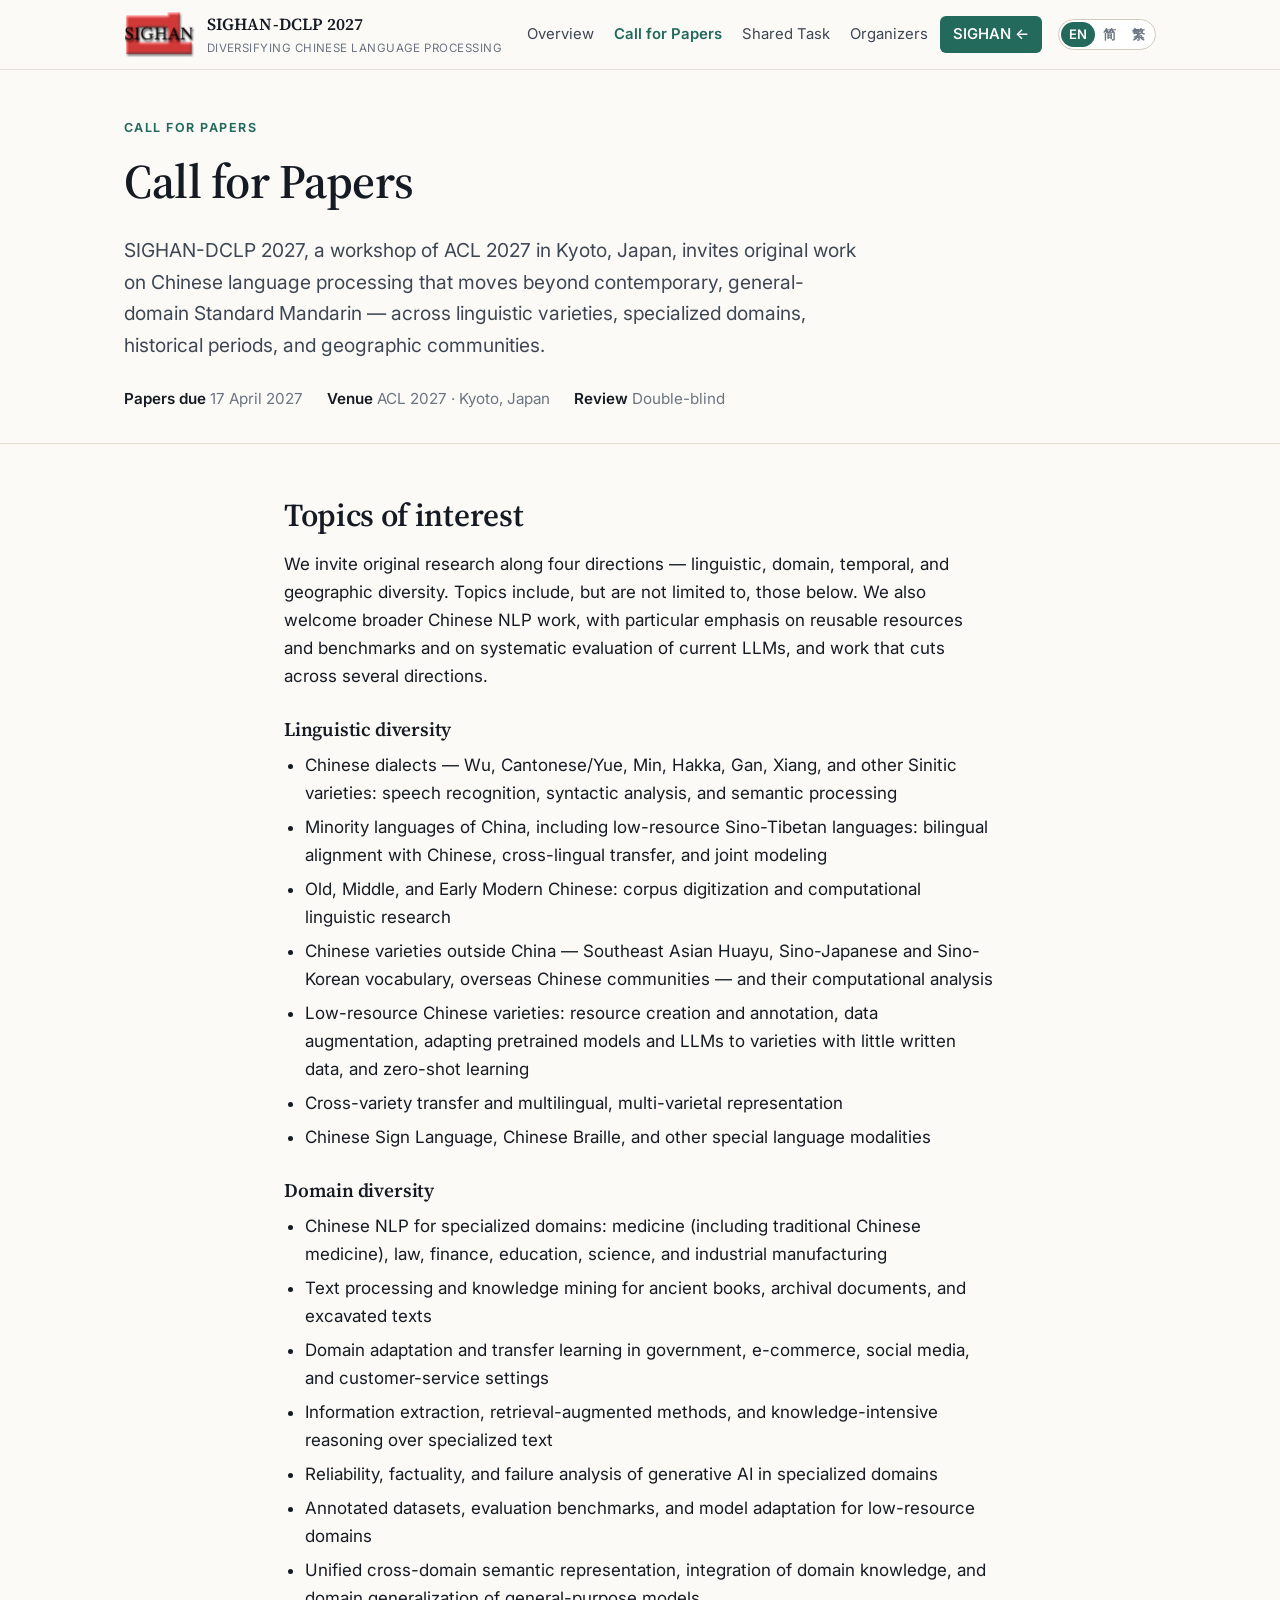
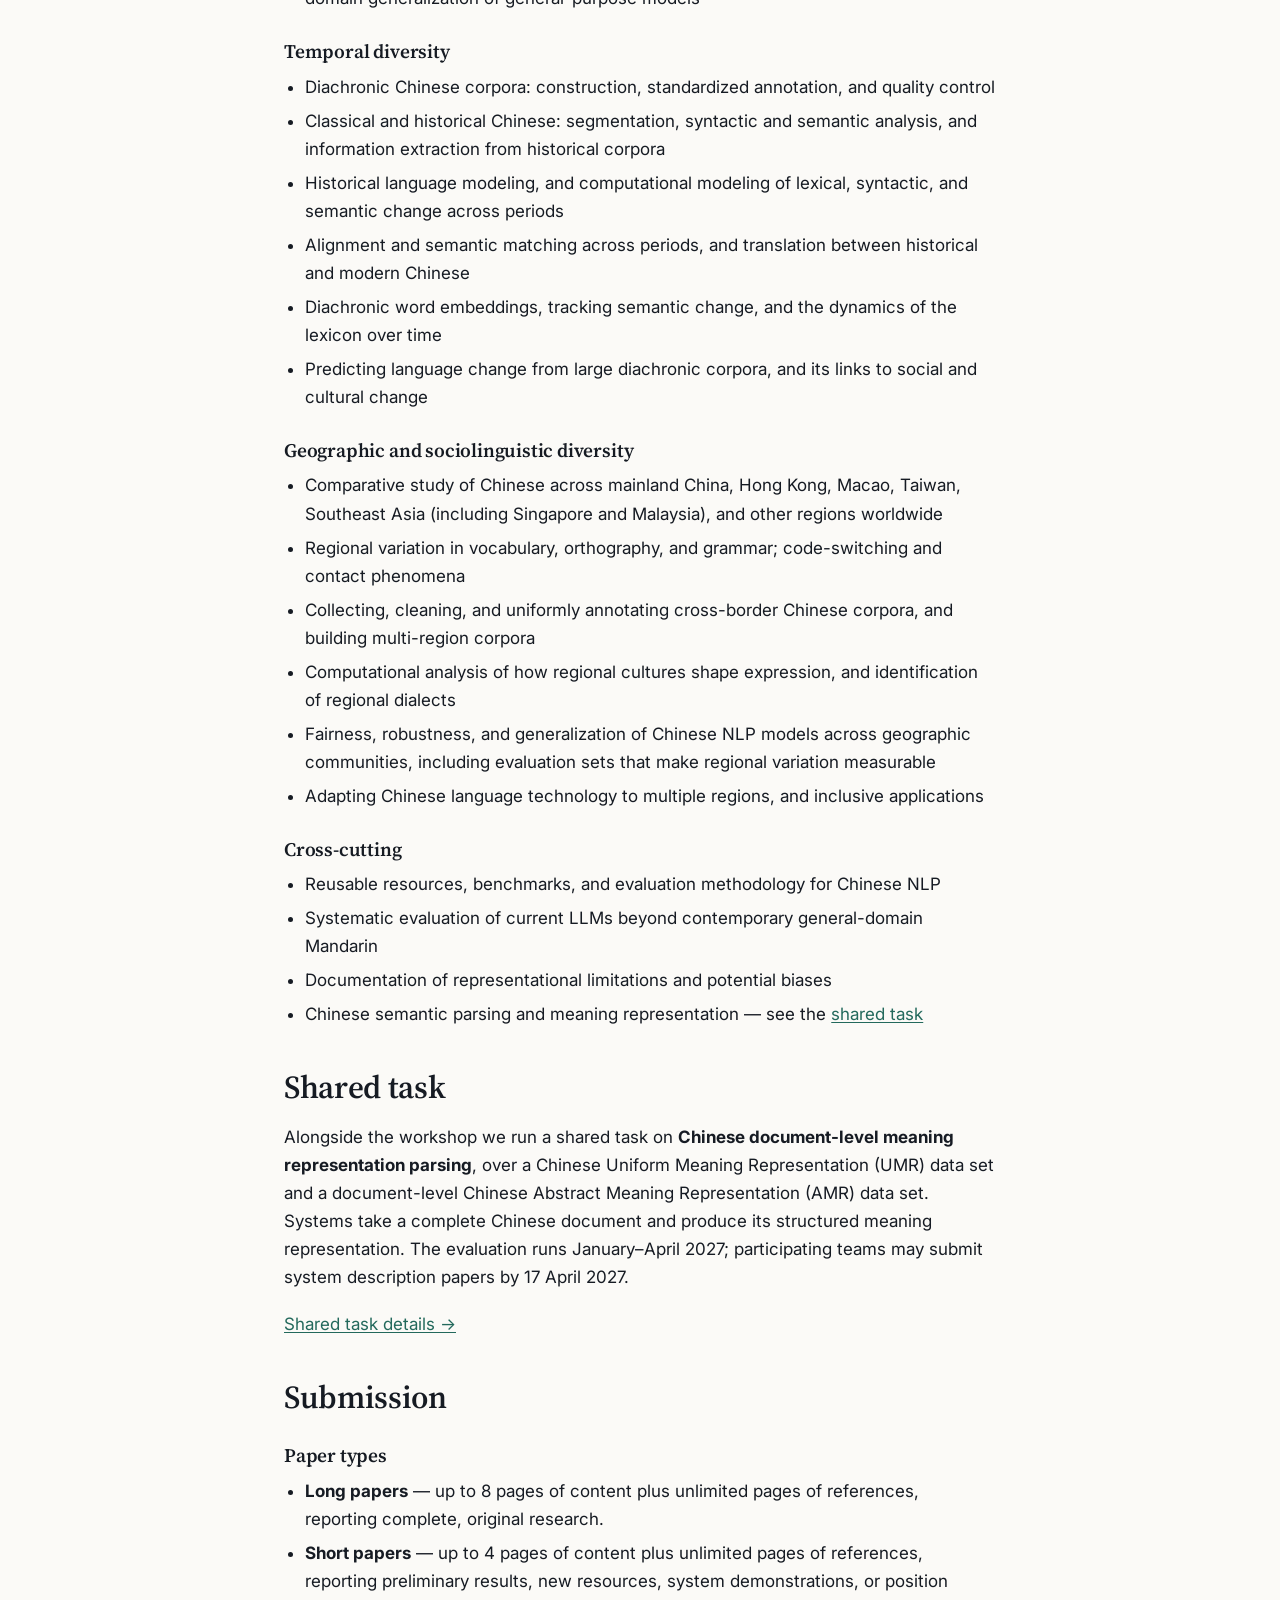
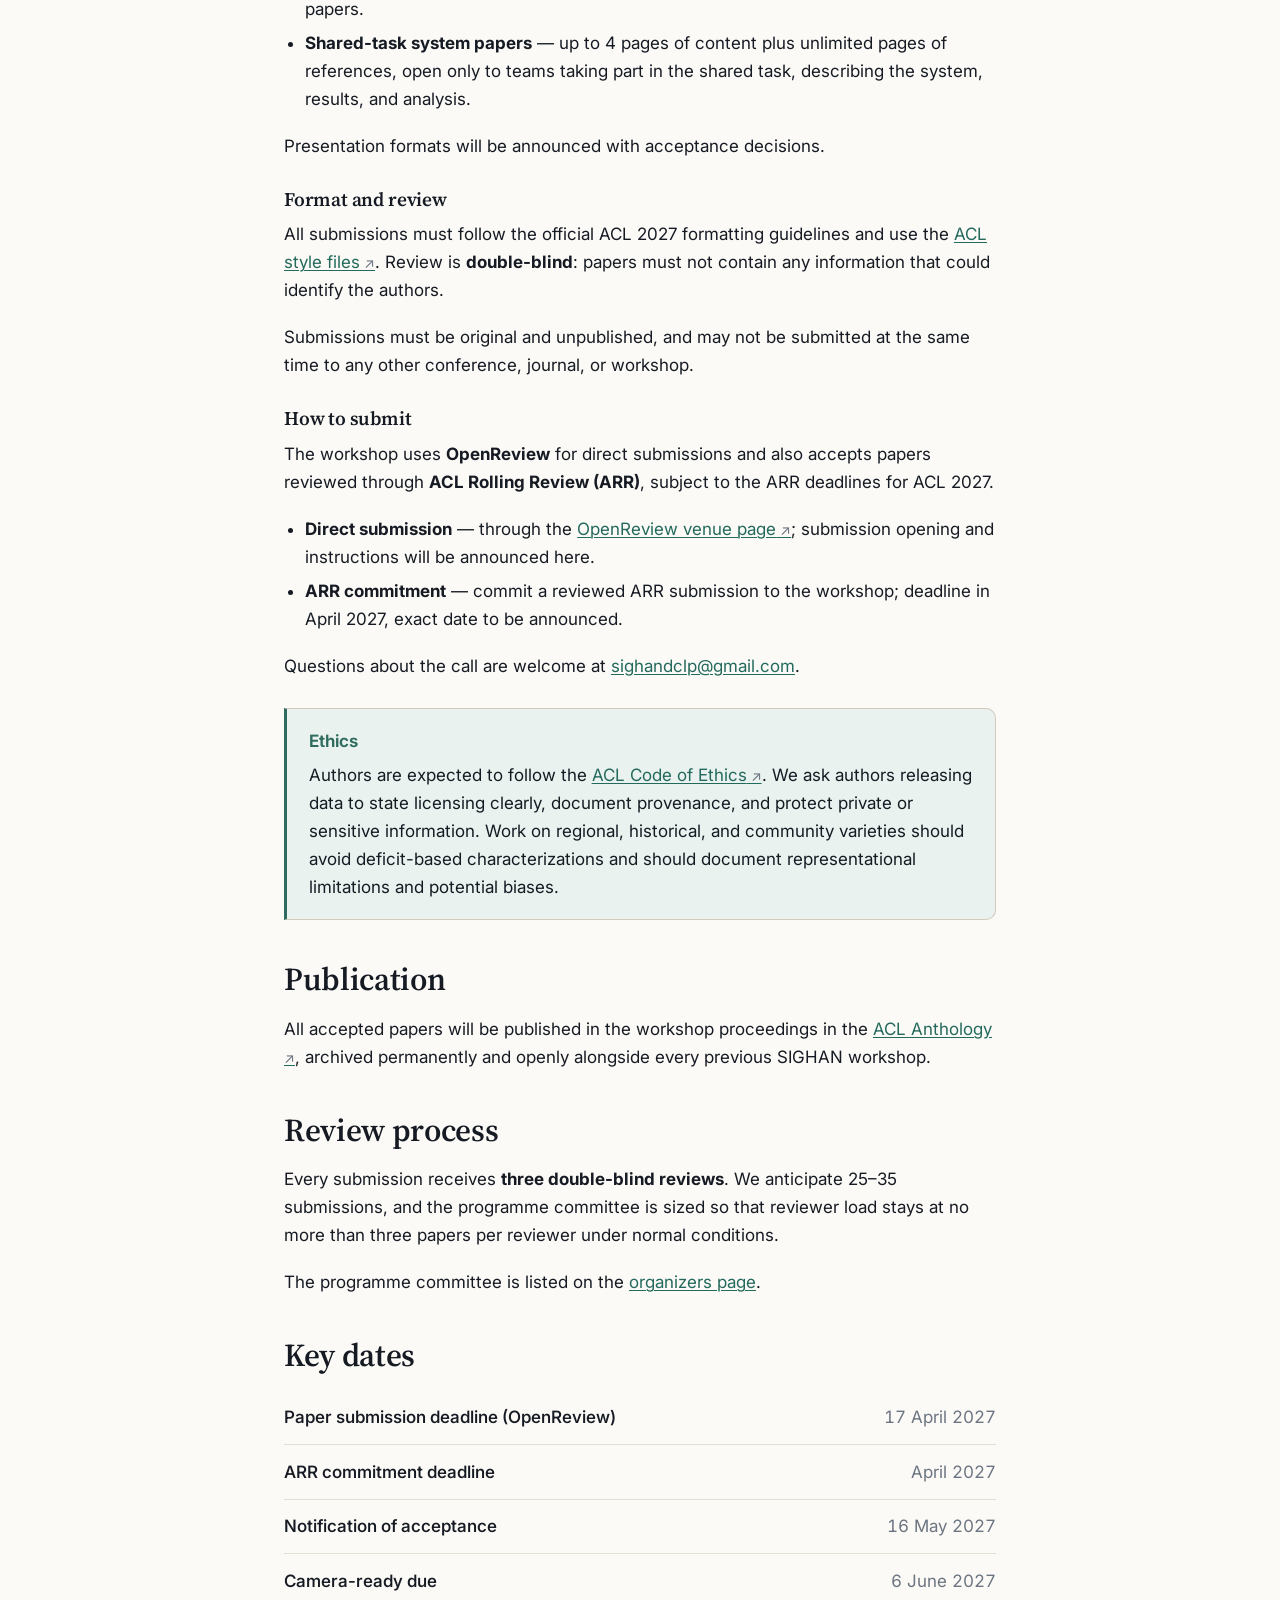
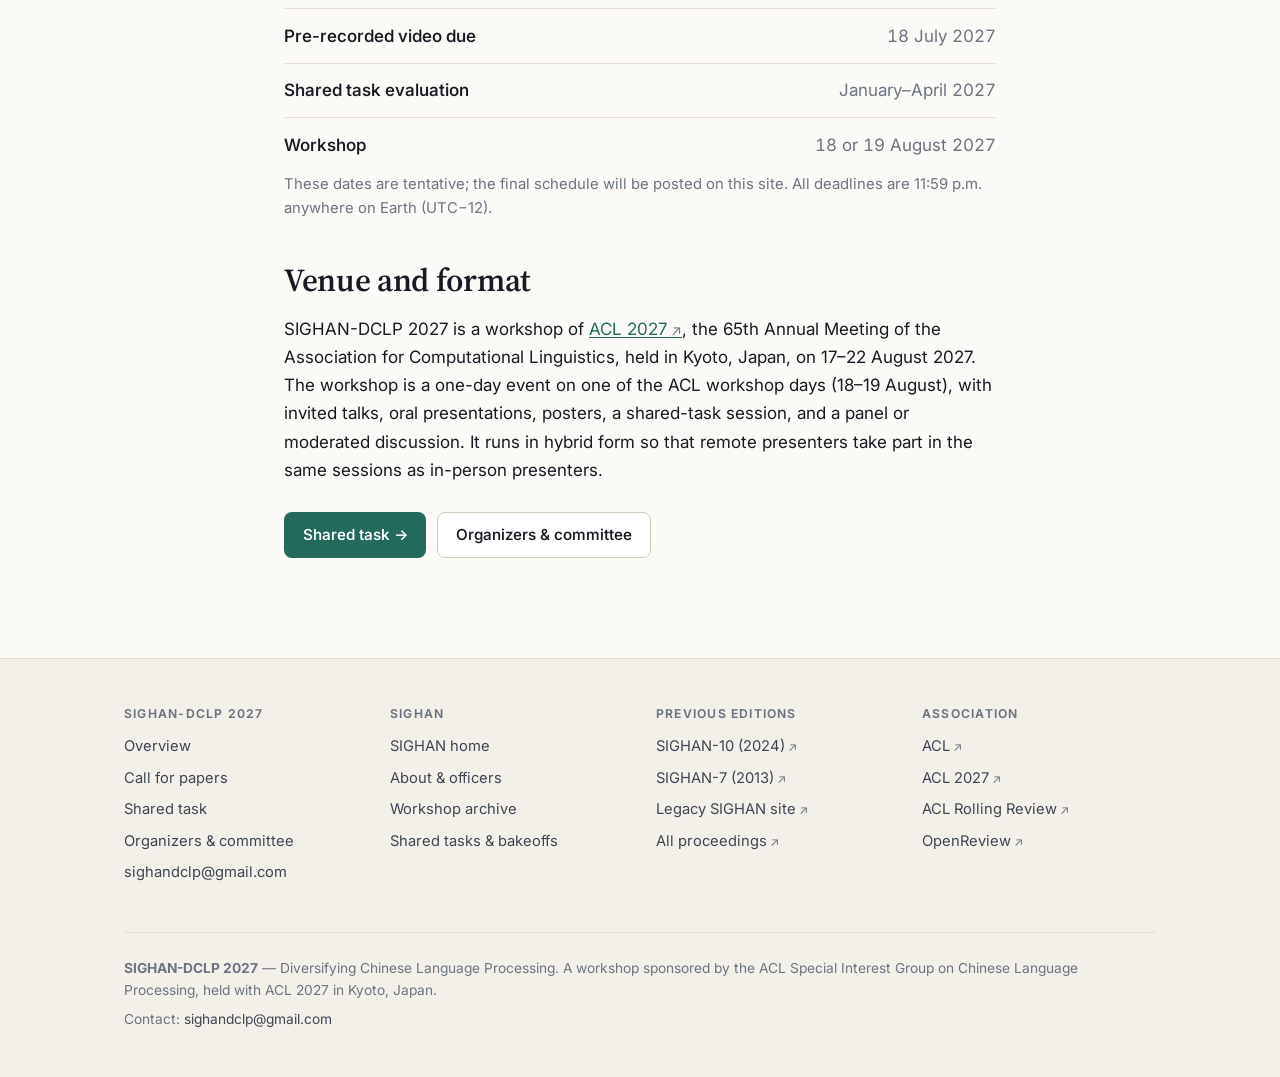
<file: dclp/cfp.html>
<!doctype html>
<html lang="en" data-site="dclp" data-title-zh-hans="征稿启事 — SIGHAN-DCLP 2027" data-title-zh-hant="徵稿啟事 — SIGHAN-DCLP 2027">
<head>
<meta charset="utf-8">
<meta name="viewport" content="width=device-width, initial-scale=1">
<title>Call for Papers — SIGHAN-DCLP 2027</title>
<meta name="description" content="Call for papers for SIGHAN-DCLP 2027, the workshop on diversifying Chinese language processing at ACL 2027 in Kyoto: topics, paper types, submission, and dates.">
<link rel="preconnect" href="https://fonts.googleapis.com">
<link rel="preconnect" href="https://fonts.gstatic.com" crossorigin>
<link href="https://fonts.googleapis.com/css2?family=Inter:wght@400;500;600;650&family=Source+Serif+4:opsz,wght@8..60,400;8..60,600&display=swap" rel="stylesheet">
<link rel="stylesheet" href="../assets/css/style.css?v=5">
<script src="../assets/js/lang.js?v=3"></script>
<link rel="icon" href="../favicon.ico" sizes="32x32">
<link rel="icon" type="image/png" sizes="32x32" href="../assets/img/favicon-32.png">
<link rel="icon" type="image/png" sizes="16x16" href="../assets/img/favicon-16.png">
<link rel="apple-touch-icon" href="../assets/img/apple-touch-icon.png">
</head>
<body>
<a class="skip-link" href="#main"><span lang="en">Skip to content</span><span lang="zh-Hans">跳到正文</span><span lang="zh-Hant">跳到正文</span></a>

<header class="site-header">
  <div class="site-header__inner">
    <a class="brand" href="index.html">
      <picture>
        <source media="(prefers-color-scheme: dark)" srcset="../assets/img/sighan-logo-dark.png">
        <img class="brand__logo" src="../assets/img/sighan-logo.png"
             width="146" height="93" alt="SIGHAN">
      </picture>
      <span class="brand__text">
        <span class="brand__name">SIGHAN-DCLP 2027</span>
        <span class="brand__sub"><span lang="en">Diversifying Chinese Language Processing</span><span lang="zh-Hans">中文语言处理的多元化</span><span lang="zh-Hant">中文語言處理的多元化</span></span>
      </span>
    </a>
    <nav class="nav" aria-label="Main">
      <a href="index.html"><span lang="en">Overview</span><span lang="zh-Hans">概览</span><span lang="zh-Hant">概覽</span></a>
      <a href="cfp.html" aria-current="page"><span lang="en">Call for Papers</span><span lang="zh-Hans">征稿启事</span><span lang="zh-Hant">徵稿啟事</span></a>
      <a href="shared-task.html"><span lang="en">Shared Task</span><span lang="zh-Hans">评测任务</span><span lang="zh-Hant">評測任務</span></a>
      <a href="organizers.html"><span lang="en">Organizers</span><span lang="zh-Hans">组织者</span><span lang="zh-Hant">組織者</span></a>
      <a class="nav__cta" href="../index.html">SIGHAN&nbsp;&larr;</a>
    </nav>
    <div class="lang-switch" role="group" aria-label="Language / 语言 / 語言">
      <button type="button" data-set-lang="en" lang="en" aria-pressed="true" title="English" aria-label="English">EN</button>
      <button type="button" data-set-lang="zh-Hans" lang="zh-Hans" aria-pressed="false" title="简体中文" aria-label="简体中文">简</button>
      <button type="button" data-set-lang="zh-Hant" lang="zh-Hant" aria-pressed="false" title="繁體中文" aria-label="繁體中文">繁</button>
    </div>
  </div>
</header>

<main id="main">

  <section class="hero hero--tight">
    <div class="wrap">
      <p class="hero__eyebrow"><span lang="en">Call for papers</span><span lang="zh-Hans">欢迎投稿</span><span lang="zh-Hant">歡迎投稿</span></p>
      <h1><span lang="en">Call for Papers</span><span lang="zh-Hans">征稿启事</span><span lang="zh-Hant">徵稿啟事</span></h1>
      <p class="hero__lede">
        <span lang="en">SIGHAN-DCLP 2027, a workshop of ACL 2027 in Kyoto, Japan, invites original work on
        Chinese language processing that moves beyond contemporary, general-domain Standard
        Mandarin — across linguistic varieties, specialized domains, historical periods, and
        geographic communities.</span>
        <span lang="zh-Hans">SIGHAN-DCLP 2027 作为 ACL 2027 附属研讨会在日本京都举办，现面向全球征集原创研究成果，推动中文语言处理走出当代通用领域的标准普通话，拓展至语言变体、垂直领域、历史时期与地理社群等多个维度。</span><span lang="zh-Hant">SIGHAN-DCLP 2027 作為 ACL 2027 附屬研討會在日本京都舉辦，現面向全球徵集原創研究成果，推動中文語言處理走出當代通用領域的標準普通話，拓展至語言變體、垂直領域、歷史時期與地理社群等多個維度。</span>
      </p>
      <div class="hero__meta">
        <span><strong><span lang="en">Papers due</span><span lang="zh-Hans">投稿截止</span><span lang="zh-Hant">投稿截止</span></strong>
          <span lang="en">17 April 2027</span><span lang="zh-Hans">2027年4月17日</span><span lang="zh-Hant">2027年4月17日</span></span>
        <span><strong><span lang="en">Venue</span><span lang="zh-Hans">地点</span><span lang="zh-Hant">地點</span></strong>
          <span lang="en">ACL 2027 · Kyoto, Japan</span><span lang="zh-Hans">ACL 2027 · 日本京都</span><span lang="zh-Hant">ACL 2027 · 日本京都</span></span>
        <span><strong><span lang="en">Review</span><span lang="zh-Hans">评审</span><span lang="zh-Hant">評審</span></strong>
          <span lang="en">Double-blind</span><span lang="zh-Hans">双盲评审</span><span lang="zh-Hant">雙盲評審</span></span>
      </div>
    </div>
  </section>

  <section class="section">
    <div class="wrap-narrow prose">

      <h2 id="topics"><span lang="en">Topics of interest</span><span lang="zh-Hans">征稿主题</span><span lang="zh-Hant">徵稿主題</span></h2>
      <p>
        <span lang="en">We invite original research along four directions — linguistic, domain, temporal, and
        geographic diversity. Topics include, but are not limited to, those below. We also welcome
        broader Chinese NLP work, with particular emphasis on reusable resources and benchmarks
        and on systematic evaluation of current LLMs, and work that cuts across several
        directions.</span>
        <span lang="zh-Hans">本次研讨会围绕语言多样性、领域多样性、时间多样性、地理多样性四大核心方向征集原创研究成果，议题包括但不限于以下内容。我们同样欢迎更广泛的中文自然语言处理研究，尤其重视可复用的资源与评测基准，以及对当前大语言模型的系统评估；跨越多个方向的研究尤为欢迎。</span><span lang="zh-Hant">本次研討會圍繞語言多樣性、領域多樣性、時間多樣性、地理多樣性四大核心方向徵集原創研究成果，議題包括但不限於以下內容。我們同樣歡迎更廣泛的中文自然語言處理研究，尤其重視可重複使用的資源與評測基準，以及對當前大型語言模型的系統評估；跨越多個方向的研究尤為歡迎。</span>
      </p>

      <h3><span lang="en">Linguistic diversity</span><span lang="zh-Hans">语言多样性（Linguistic Diversity）</span><span lang="zh-Hant">語言多樣性（Linguistic Diversity）</span></h3>
      <ul>
        <li><span lang="en">Chinese dialects — Wu, Cantonese/Yue, Min, Hakka, Gan, Xiang, and other Sinitic
            varieties: speech recognition, syntactic analysis, and semantic processing</span>
            <span lang="zh-Hans">汉语方言（如吴语、粤语、闽语、客家话、赣语、湘语等）的语音识别、句法分析与语义计算</span><span lang="zh-Hant">漢語方言（如吳語、粵語、閩語、客家話、贛語、湘語等）的語音辨識、句法分析與語意計算</span></li>
        <li><span lang="en">Minority languages of China, including low-resource Sino-Tibetan languages:
            bilingual alignment with Chinese, cross-lingual transfer, and joint modeling</span>
            <span lang="zh-Hans">中国少数民族语言（包括低资源汉藏语系语言）与汉语的双语对齐、跨语言迁移与联合建模</span><span lang="zh-Hant">中國少數民族語言（包括低資源漢藏語系語言）與漢語的雙語對齊、跨語言遷移與聯合建模</span></li>
        <li><span lang="en">Old, Middle, and Early Modern Chinese: corpus digitization and computational
            linguistic research</span>
            <span lang="zh-Hans">上古汉语、中古汉语、近代汉语的语料数字化与计算语言学研究</span><span lang="zh-Hant">上古漢語、中古漢語、近代漢語的語料數位化與計算語言學研究</span></li>
        <li><span lang="en">Chinese varieties outside China — Southeast Asian Huayu, Sino-Japanese and
            Sino-Korean vocabulary, overseas Chinese communities — and their computational
            analysis</span>
            <span lang="zh-Hans">域外汉语变体（包括东南亚华语、日韩汉字词、海外华人社区中文等）的计算分析</span><span lang="zh-Hant">域外漢語變體（包括東南亞華語、日韓漢字詞、海外華人社群中文等）的計算分析</span></li>
        <li><span lang="en">Low-resource Chinese varieties: resource creation and annotation, data augmentation,
            adapting pretrained models and LLMs to varieties with little written data, and
            zero-shot learning</span>
            <span lang="zh-Hans">低资源中文变体的资源建设与标注、数据增强、预训练模型与大语言模型适配（尤其是书面语料稀缺的变体）以及零样本学习方法</span><span lang="zh-Hant">低資源中文變體的資源建設與標註、資料擴增、預訓練模型與大型語言模型適配（尤其是書面語料稀缺的變體）以及零樣本學習方法</span></li>
        <li><span lang="en">Cross-variety transfer and multilingual, multi-varietal representation</span>
            <span lang="zh-Hans">跨变体迁移，以及多语言、多变体的统一表示建模</span><span lang="zh-Hant">跨變體遷移，以及多語言、多變體的統一表示建模</span></li>
        <li><span lang="en">Chinese Sign Language, Chinese Braille, and other special language modalities</span>
            <span lang="zh-Hans">中文手语、盲文等特殊语言模态的计算处理技术</span><span lang="zh-Hant">中文手語、點字等特殊語言模態的計算處理技術</span></li>
      </ul>

      <h3><span lang="en">Domain diversity</span><span lang="zh-Hans">领域多样性（Domain Diversity）</span><span lang="zh-Hant">領域多樣性（Domain Diversity）</span></h3>
      <ul>
        <li><span lang="en">Chinese NLP for specialized domains: medicine (including traditional Chinese
            medicine), law, finance, education, science, and industrial manufacturing</span>
            <span lang="zh-Hans">医疗（含中医药）、法律、金融、教育、科学、工业制造等垂直领域的中文自然语言处理技术</span><span lang="zh-Hant">醫療（含中醫藥）、法律、金融、教育、科學、工業製造等垂直領域的中文自然語言處理技術</span></li>
        <li><span lang="en">Text processing and knowledge mining for ancient books, archival documents, and
            excavated texts</span>
            <span lang="zh-Hans">古籍文献、档案文书、出土文献等特色文化领域的文本处理与知识挖掘</span><span lang="zh-Hant">古籍文獻、檔案文書、出土文獻等特色文化領域的文本處理與知識探勘</span></li>
        <li><span lang="en">Domain adaptation and transfer learning in government, e-commerce, social media,
            and customer-service settings</span>
            <span lang="zh-Hans">政务、电商、社交媒体、客服等场景下的领域自适应与迁移学习</span><span lang="zh-Hant">政務、電商、社群媒體、客服等場景下的領域自適應與遷移學習</span></li>
        <li><span lang="en">Information extraction, retrieval-augmented methods, and knowledge-intensive
            reasoning over specialized text</span>
            <span lang="zh-Hans">面向专业文本的信息抽取、检索增强方法与知识密集型推理</span><span lang="zh-Hant">面向專業文本的資訊擷取、檢索增強方法與知識密集型推理</span></li>
        <li><span lang="en">Reliability, factuality, and failure analysis of generative AI in specialized
            domains</span>
            <span lang="zh-Hans">生成式人工智能在专业领域中的可靠性、事实性与失效分析</span><span lang="zh-Hant">生成式人工智慧在專業領域中的可靠性、事實性與失效分析</span></li>
        <li><span lang="en">Annotated datasets, evaluation benchmarks, and model adaptation for low-resource
            domains</span>
            <span lang="zh-Hans">低资源领域的标注数据集构建、评价基准设计与模型适配方案</span><span lang="zh-Hant">低資源領域的標註資料集構建、評價基準設計與模型適配方案</span></li>
        <li><span lang="en">Unified cross-domain semantic representation, integration of domain knowledge,
            and domain generalization of general-purpose models</span>
            <span lang="zh-Hans">跨领域语义统一表示、领域知识融合与通用模型的领域泛化</span><span lang="zh-Hant">跨領域語意統一表示、領域知識融合與通用模型的領域泛化</span></li>
      </ul>

      <h3><span lang="en">Temporal diversity</span><span lang="zh-Hans">时间多样性（Temporal Diversity）</span><span lang="zh-Hant">時間多樣性（Temporal Diversity）</span></h3>
      <ul>
        <li><span lang="en">Diachronic Chinese corpora: construction, standardized annotation, and quality
            control</span>
            <span lang="zh-Hans">历时中文语料库的构建、标准化标注与质量控制</span><span lang="zh-Hant">歷時中文語料庫的構建、標準化標註與品質控制</span></li>
        <li><span lang="en">Classical and historical Chinese: segmentation, syntactic and semantic analysis,
            and information extraction from historical corpora</span>
            <span lang="zh-Hans">古代汉语与历史文献的分词、句法与语义分析，以及历史语料中的信息抽取</span><span lang="zh-Hant">古代漢語與歷史文獻的斷詞、句法與語意分析，以及歷史語料中的資訊擷取</span></li>
        <li><span lang="en">Historical language modeling, and computational modeling of lexical, syntactic,
            and semantic change across periods</span>
            <span lang="zh-Hans">历史语言建模，以及不同历史时期汉语词汇、句法、语义演变的计算建模</span><span lang="zh-Hant">歷史語言建模，以及不同歷史時期漢語詞彙、句法、語意演變的計算建模</span></li>
        <li><span lang="en">Alignment and semantic matching across periods, and translation between
            historical and modern Chinese</span>
            <span lang="zh-Hans">跨时代文本的对齐、语义匹配与古今翻译技术</span><span lang="zh-Hant">跨時代文本的對齊、語意匹配與古今翻譯技術</span></li>
        <li><span lang="en">Diachronic word embeddings, tracking semantic change, and the dynamics of the
            lexicon over time</span>
            <span lang="zh-Hans">历时词向量构建、语义演变追踪与词汇历时动态分析</span><span lang="zh-Hant">歷時詞向量構建、語意演變追蹤與詞彙歷時動態分析</span></li>
        <li><span lang="en">Predicting language change from large diachronic corpora, and its links to social
            and cultural change</span>
            <span lang="zh-Hans">基于大规模历时语料的语言变化预测与社会文化变迁关联研究</span><span lang="zh-Hant">基於大規模歷時語料的語言變化預測與社會文化變遷關聯研究</span></li>
      </ul>

      <h3><span lang="en">Geographic and sociolinguistic diversity</span><span lang="zh-Hans">地理多样性（Geographic Diversity）</span><span lang="zh-Hant">地理多樣性（Geographic Diversity）</span></h3>
      <ul>
        <li><span lang="en">Comparative study of Chinese across mainland China, Hong Kong, Macao, Taiwan,
            Southeast Asia (including Singapore and Malaysia), and other regions worldwide</span>
            <span lang="zh-Hans">中国大陆、港澳台、东南亚（包括新加坡、马来西亚）及全球其他地区的中文变体对比研究</span><span lang="zh-Hant">中國大陸、港澳臺、東南亞（包括新加坡、馬來西亞）及全球其他地區的中文變體對比研究</span></li>
        <li><span lang="en">Regional variation in vocabulary, orthography, and grammar; code-switching and
            contact phenomena</span>
            <span lang="zh-Hans">词汇、书写与语法的地域差异；语码转换与语言接触现象</span><span lang="zh-Hant">詞彙、書寫與語法的地域差異；語碼轉換與語言接觸現象</span></li>
        <li><span lang="en">Collecting, cleaning, and uniformly annotating cross-border Chinese corpora, and
            building multi-region corpora</span>
            <span lang="zh-Hans">跨境中文语料的采集、清洗、统一标注与多地区语料库构建</span><span lang="zh-Hant">跨境中文語料的採集、清洗、統一標註與多地區語料庫構建</span></li>
        <li><span lang="en">Computational analysis of how regional cultures shape expression, and
            identification of regional dialects</span>
            <span lang="zh-Hans">地域文化差异下的语言表达特征计算与地域方言识别</span><span lang="zh-Hant">地域文化差異下的語言表達特徵計算與地域方言辨識</span></li>
        <li><span lang="en">Fairness, robustness, and generalization of Chinese NLP models across geographic
            communities, including evaluation sets that make regional variation measurable</span>
            <span lang="zh-Hans">面向不同地理社群的中文自然语言处理模型公平性、鲁棒性与泛化性评估，包括可量化地域差异的评测集构建</span><span lang="zh-Hant">面向不同地理社群的中文自然語言處理模型公平性、穩健性與泛化性評估，包括可量化地域差異的評測集構建</span></li>
        <li><span lang="en">Adapting Chinese language technology to multiple regions, and inclusive
            applications</span>
            <span lang="zh-Hans">多地区中文语言技术的适配优化与普惠性应用探索</span><span lang="zh-Hant">多地區中文語言技術的適配最佳化與普惠性應用探索</span></li>
      </ul>

      <h3><span lang="en">Cross-cutting</span><span lang="zh-Hans">跨方向议题</span><span lang="zh-Hant">跨方向議題</span></h3>
      <ul>
        <li><span lang="en">Reusable resources, benchmarks, and evaluation methodology for Chinese NLP</span>
            <span lang="zh-Hans">面向中文自然语言处理的可复用资源、评测基准与评价方法</span><span lang="zh-Hant">面向中文自然語言處理的可重複使用資源、評測基準與評價方法</span></li>
        <li><span lang="en">Systematic evaluation of current LLMs beyond contemporary general-domain Mandarin</span>
            <span lang="zh-Hans">在当代通用领域普通话之外，对当前大语言模型开展系统评估</span><span lang="zh-Hant">在當代通用領域普通話之外，對當前大型語言模型開展系統評估</span></li>
        <li><span lang="en">Documentation of representational limitations and potential biases</span>
            <span lang="zh-Hans">对表示局限与潜在偏见的记录与分析</span><span lang="zh-Hant">對表示侷限與潛在偏見的記錄與分析</span></li>
        <li><span lang="en">Chinese semantic parsing and meaning representation — see the
            <a href="shared-task.html">shared task</a></span>
            <span lang="zh-Hans">中文语义解析与语义表示——参见<a href="shared-task.html">评测任务</a></span><span lang="zh-Hant">中文語意解析與語意表示——參見<a href="shared-task.html">評測任務</a></span></li>
      </ul>

      <h2 id="shared-task"><span lang="en">Shared task</span><span lang="zh-Hans">评测任务</span><span lang="zh-Hant">評測任務</span></h2>
      <p>
        <span lang="en">Alongside the workshop we run a shared task on <strong>Chinese document-level meaning
        representation parsing</strong>, over a Chinese Uniform Meaning Representation (UMR) data
        set and a document-level Chinese Abstract Meaning Representation (AMR) data set. Systems
        take a complete Chinese document and produce its structured meaning representation. The
        evaluation runs January–April 2027; participating teams may submit system description
        papers by 17 April 2027.</span>
        <span lang="zh-Hans">本次研讨会同步设立<strong>中文篇章级语义表示解析</strong>评测任务，基于中文统一语义表示（UMR）数据集与篇章级中文抽象语义表示（AMR）数据集。参赛系统需输入完整的中文文档，输出对应的结构化语义表示。评测拟于2027年1月至4月举行，参赛队伍可于2027年4月17日前提交系统描述论文。</span><span lang="zh-Hant">本次研討會同步設立<strong>中文篇章級語意表示解析</strong>評測任務，基於中文統一語意表示（UMR）資料集與篇章級中文抽象語意表示（AMR）資料集。參賽系統需輸入完整的中文文件，輸出對應的結構化語意表示。評測擬於2027年1月至4月舉行，參賽隊伍可於2027年4月17日前提交系統描述論文。</span>
      </p>
      <p><a href="shared-task.html"><span lang="en">Shared task details &rarr;</span><span lang="zh-Hans">评测任务详情 &rarr;</span><span lang="zh-Hant">評測任務詳情 &rarr;</span></a></p>

      <h2 id="submission"><span lang="en">Submission</span><span lang="zh-Hans">投稿说明</span><span lang="zh-Hant">投稿說明</span></h2>

      <h3 id="paper-types"><span lang="en">Paper types</span><span lang="zh-Hans">论文类型</span><span lang="zh-Hant">論文類型</span></h3>
      <ul>
        <li><span lang="en"><strong>Long papers</strong> — up to 8 pages of content plus unlimited pages of
            references, reporting complete, original research.</span>
            <span lang="zh-Hans"><strong>长文</strong>：正文最多8页，参考文献页数不限，报告完整的原创研究成果。</span><span lang="zh-Hant"><strong>長文</strong>：正文最多8頁，參考文獻頁數不限，報告完整的原創研究成果。</span></li>
        <li><span lang="en"><strong>Short papers</strong> — up to 4 pages of content plus unlimited pages of
            references, reporting preliminary results, new resources, system demonstrations, or
            position papers.</span>
            <span lang="zh-Hans"><strong>短文</strong>：正文最多4页，参考文献页数不限，报告初步研究成果、资源构建、系统演示或学术观点讨论。</span><span lang="zh-Hant"><strong>短文</strong>：正文最多4頁，參考文獻頁數不限，報告初步研究成果、資源構建、系統展示或學術觀點討論。</span></li>
        <li><span lang="en"><strong>Shared-task system papers</strong> — up to 4 pages of content plus unlimited pages of references, open only to
            teams taking part in the shared task, describing the system, results, and analysis.</span>
            <span lang="zh-Hans"><strong>评测任务系统论文</strong>：正文最多4页，参考文献页数不限，仅限参与本次评测任务的团队提交，重点介绍系统方案、实验结果与技术分析。</span><span lang="zh-Hant"><strong>評測任務系統論文</strong>：正文最多4頁，參考文獻頁數不限，僅限參與本次評測任務的團隊提交，重點介紹系統方案、實驗結果與技術分析。</span></li>
      </ul>

      <p>
        <span lang="en">Presentation formats will be announced with acceptance decisions.</span>
        <span lang="zh-Hans">论文展示形式将随录用结果一并公布。</span><span lang="zh-Hant">論文展示形式將隨錄用結果一併公佈。</span>
      </p>

      <h3 id="format"><span lang="en">Format and review</span><span lang="zh-Hans">格式与评审</span><span lang="zh-Hant">格式與評審</span></h3>
      <p>
        <span lang="en">All submissions must follow the official ACL 2027 formatting guidelines and use the
        <a class="ext" href="https://github.com/acl-org/acl-style-files">ACL style files</a>.
        Review is <strong>double-blind</strong>: papers must not contain any information that could
        identify the authors.</span>
        <span lang="zh-Hans">所有投稿必须严格遵循 ACL 2027 官方格式规范，使用
        <a class="ext" href="https://github.com/acl-org/acl-style-files">ACL 论文模板</a>。评审采用<strong>双盲</strong>制度，论文中不得出现任何可识别作者身份的信息。</span><span lang="zh-Hant">所有投稿必須嚴格遵循 ACL 2027 官方格式規範，使用
        <a class="ext" href="https://github.com/acl-org/acl-style-files">ACL 論文模板</a>。評審採用<strong>雙盲</strong>制度，論文中不得出現任何可辨識作者身份的資訊。</span>
      </p>
      <p>
        <span lang="en">Submissions must be original and unpublished, and may not be submitted at the same time
        to any other conference, journal, or workshop.</span>
        <span lang="zh-Hans">投稿论文必须是未发表的原创工作，不得同时提交给其他任何会议、期刊或研讨会。</span><span lang="zh-Hant">投稿論文必須是未發表的原創工作，不得同時提交給其他任何會議、期刊或研討會。</span>
      </p>

      <h3 id="how"><span lang="en">How to submit</span><span lang="zh-Hans">投稿方式</span><span lang="zh-Hant">投稿方式</span></h3>
      <p>
        <span lang="en">The workshop uses <strong>OpenReview</strong> for direct submissions and also accepts
        papers reviewed through <strong>ACL Rolling Review (ARR)</strong>, subject to the ARR
        deadlines for ACL 2027.</span>
        <span lang="zh-Hans">本研讨会通过 <strong>OpenReview</strong> 接收直接投稿，同时接收经 <strong>ACL Rolling Review（ARR）</strong>评审的论文，具体以 ACL 2027 的 ARR 时间安排为准。</span><span lang="zh-Hant">本研討會透過 <strong>OpenReview</strong> 接收直接投稿，同時接收經 <strong>ACL Rolling Review（ARR）</strong>評審的論文，具體以 ACL 2027 的 ARR 時間安排為準。</span>
      </p>
      <ul>
        <li><span lang="en"><strong>Direct submission</strong> — through the
            <a class="ext" href="https://openreview.net/group?id=aclweb.org/ACL/2027/Workshop/SIGHAN">OpenReview venue page</a>;
            submission opening and instructions will be announced here.</span>
            <span lang="zh-Hans"><strong>直接投稿</strong>：通过
            <a class="ext" href="https://openreview.net/group?id=aclweb.org/ACL/2027/Workshop/SIGHAN">OpenReview 研讨会页面</a>提交，投稿开放时间与具体说明将在本网站公布。</span><span lang="zh-Hant"><strong>直接投稿</strong>：透過
            <a class="ext" href="https://openreview.net/group?id=aclweb.org/ACL/2027/Workshop/SIGHAN">OpenReview 研討會頁面</a>提交，投稿開放時間與具體說明將在本網站公佈。</span></li>
        <li><span lang="en"><strong>ARR commitment</strong> — commit a reviewed ARR submission to the workshop;
            deadline in April 2027, exact date to be announced.</span>
            <span lang="zh-Hans"><strong>ARR 承诺提交</strong>：已完成 ARR 评审的论文可承诺提交至本研讨会，截止时间为2027年4月，具体日期另行公布。</span><span lang="zh-Hant"><strong>ARR 承諾提交</strong>：已完成 ARR 評審的論文可承諾提交至本研討會，截止時間為2027年4月，具體日期另行公佈。</span></li>
      </ul>
      <p>
        <span lang="en">Questions about the call are welcome at <a href="mailto:sighandclp@gmail.com">sighandclp@gmail.com</a>.</span>
        <span lang="zh-Hans">如对征稿有任何疑问，欢迎发送邮件至 <a href="mailto:sighandclp@gmail.com">sighandclp@gmail.com</a>。</span><span lang="zh-Hant">如對徵稿有任何疑問，歡迎來信至 <a href="mailto:sighandclp@gmail.com">sighandclp@gmail.com</a>。</span>
      </p>

      <div class="callout callout--note">
        <span class="callout__title"><span lang="en">Ethics</span><span lang="zh-Hans">研究伦理</span><span lang="zh-Hant">研究倫理</span></span>
        <p>
          <span lang="en">Authors are expected to follow the
          <a class="ext" href="https://www.aclweb.org/portal/content/acl-code-ethics">ACL Code of Ethics</a>.
          We ask authors releasing data to state licensing clearly, document provenance, and
          protect private or sensitive information. Work on regional, historical, and community
          varieties should avoid deficit-based characterizations and should document
          representational limitations and potential biases.</span>
          <span lang="zh-Hans">作者应遵守
          <a class="ext" href="https://www.aclweb.org/portal/content/acl-code-ethics">ACL 伦理准则</a>。发布数据的作者应明确说明许可协议、记录数据来源，并保护隐私及敏感信息。涉及地域、历史及社群语言变体的研究应避免“缺陷化”的描述，并说明其表示上的局限与潜在偏见。</span><span lang="zh-Hant">作者應遵守
          <a class="ext" href="https://www.aclweb.org/portal/content/acl-code-ethics">ACL 倫理準則</a>。發布資料的作者應明確說明授權條款、記錄資料來源，並保護隱私及敏感資訊。涉及地域、歷史及社群語言變體的研究應避免「缺陷化」的描述，並說明其表示上的侷限與潛在偏見。</span>
        </p>
      </div>

      <h2 id="publication"><span lang="en">Publication</span><span lang="zh-Hans">出版与收录</span><span lang="zh-Hant">出版與收錄</span></h2>
      <p>
        <span lang="en">All accepted papers will be published in the workshop proceedings in the
        <a class="ext" href="https://aclanthology.org/sigs/sighan/">ACL Anthology</a>, archived
        permanently and openly alongside every previous SIGHAN workshop.</span>
        <span lang="zh-Hans">所有录用论文将正式收录于 <a class="ext" href="https://aclanthology.org/sigs/sighan/">ACL Anthology</a>，与 SIGHAN 历届研讨会论文集一同永久归档并开放获取。</span><span lang="zh-Hant">所有錄用論文將正式收錄於 <a class="ext" href="https://aclanthology.org/sigs/sighan/">ACL Anthology</a>，與 SIGHAN 歷屆研討會論文集一同永久歸檔並開放取用。</span>
      </p>

      <h2 id="review"><span lang="en">Review process</span><span lang="zh-Hans">评审流程</span><span lang="zh-Hant">評審流程</span></h2>
      <p>
        <span lang="en">Every submission receives <strong>three double-blind reviews</strong>. We anticipate
        25–35 submissions, and the programme committee is sized so that reviewer load stays at no
        more than three papers per reviewer under normal conditions.</span>
        <span lang="zh-Hans">每篇投稿将获得<strong>三份双盲评审意见</strong>。我们预计收到25至35篇投稿，程序委员会的规模可保证在正常情况下每位审稿人负责的论文不超过三篇。</span><span lang="zh-Hant">每篇投稿將獲得<strong>三份雙盲評審意見</strong>。我們預計收到25至35篇投稿，程序委員會的規模可保證在正常情況下每位審稿人負責的論文不超過三篇。</span>
      </p>
      <p>
        <span lang="en">The programme committee is listed on the
        <a href="organizers.html#committee">organizers page</a>.</span>
        <span lang="zh-Hans">程序委员会名单见<a href="organizers.html#committee">组织者页面</a>。</span><span lang="zh-Hant">程序委員會名單見<a href="organizers.html#committee">組織者頁面</a>。</span>
      </p>

      <h2 id="dates"><span lang="en">Key dates</span><span lang="zh-Hans">重要日期</span><span lang="zh-Hant">重要日期</span></h2>
      <ul class="dates">
        <li><span class="d-label"><span lang="en">Paper submission deadline (OpenReview)</span><span lang="zh-Hans">论文投稿截止（OpenReview）</span><span lang="zh-Hant">論文投稿截止（OpenReview）</span></span>
            <span class="d-value"><span lang="en">17 April 2027</span><span lang="zh-Hans">2027年4月17日</span><span lang="zh-Hant">2027年4月17日</span></span></li>
        <li><span class="d-label"><span lang="en">ARR commitment deadline</span><span lang="zh-Hans">ARR 承诺提交截止</span><span lang="zh-Hant">ARR 承諾提交截止</span></span>
            <span class="d-value"><span lang="en">April 2027</span><span lang="zh-Hans">2027年4月</span><span lang="zh-Hant">2027年4月</span></span></li>
        <li><span class="d-label"><span lang="en">Notification of acceptance</span><span lang="zh-Hans">录用结果通知</span><span lang="zh-Hant">錄用結果通知</span></span>
            <span class="d-value"><span lang="en">16 May 2027</span><span lang="zh-Hans">2027年5月16日</span><span lang="zh-Hant">2027年5月16日</span></span></li>
        <li><span class="d-label"><span lang="en">Camera-ready due</span><span lang="zh-Hans">终稿提交截止</span><span lang="zh-Hant">終稿提交截止</span></span>
            <span class="d-value"><span lang="en">6 June 2027</span><span lang="zh-Hans">2027年6月6日</span><span lang="zh-Hant">2027年6月6日</span></span></li>
        <li><span class="d-label"><span lang="en">Pre-recorded video due</span><span lang="zh-Hans">预录视频提交截止</span><span lang="zh-Hant">預錄影片提交截止</span></span>
            <span class="d-value"><span lang="en">18 July 2027</span><span lang="zh-Hans">2027年7月18日</span><span lang="zh-Hant">2027年7月18日</span></span></li>
        <li><span class="d-label"><span lang="en">Shared task evaluation</span><span lang="zh-Hans">评测任务举办</span><span lang="zh-Hant">評測任務舉辦</span></span>
            <span class="d-value"><span lang="en">January–April 2027</span><span lang="zh-Hans">2027年1月—4月</span><span lang="zh-Hant">2027年1月—4月</span></span></li>
        <li><span class="d-label"><span lang="en">Workshop</span><span lang="zh-Hans">研讨会举办</span><span lang="zh-Hant">研討會舉辦</span></span>
            <span class="d-value"><span lang="en">18 or 19 August 2027</span><span lang="zh-Hans">2027年8月18日或19日</span><span lang="zh-Hant">2027年8月18日或19日</span></span></li>
      </ul>
      <p style="color:var(--ink-muted);font-size:.93rem">
        <span lang="en">These dates are tentative; the final schedule will be posted on this site. All
        deadlines are 11:59 p.m. anywhere on Earth (UTC−12).</span>
        <span lang="zh-Hans">以上为暂定时间安排，最终日期以本网站公布为准。所有截止时间均为当日 23:59（UTC−12，即全球任何地区均为当日）。</span><span lang="zh-Hant">以上為暫定時間安排，最終日期以本網站公佈為準。所有截止時間均為當日 23:59（UTC−12，即全球任何地區均為當日）。</span>
      </p>

      <h2 id="venue"><span lang="en">Venue and format</span><span lang="zh-Hans">会议地点与形式</span><span lang="zh-Hant">會議地點與形式</span></h2>
      <p>
        <span lang="en">SIGHAN-DCLP 2027 is a workshop of
        <a class="ext" href="https://2027.aclweb.org/">ACL 2027</a>, the 65th Annual Meeting of the
        Association for Computational Linguistics, held in Kyoto, Japan, on 17–22 August 2027. The
        workshop is a one-day event on one of the ACL workshop days (18–19 August), with invited
        talks, oral presentations, posters, a shared-task session, and a panel or moderated
        discussion. It runs in hybrid form so that remote presenters take part in the same
        sessions as in-person presenters.</span>
        <span lang="zh-Hans">SIGHAN-DCLP 2027 是第65届国际计算语言学协会年会
        <a class="ext" href="https://2027.aclweb.org/">ACL 2027</a> 的附属研讨会。ACL 2027 将于2027年8月17日至22日在日本京都举行。本研讨会为期一天，安排在 ACL 研讨会日程（8月18日至19日）中的一天，包括特邀报告、口头报告、海报展示、评测任务专场以及圆桌或主持讨论，并采用线上线下混合形式，远程报告人与现场报告人在同一场次中进行报告。</span><span lang="zh-Hant">SIGHAN-DCLP 2027 是第65屆國際計算語言學協會年會
        <a class="ext" href="https://2027.aclweb.org/">ACL 2027</a> 的附屬研討會。ACL 2027 將於2027年8月17日至22日在日本京都舉行。本研討會為期一天，安排在 ACL 研討會日程（8月18日至19日）中的一天，包括特邀報告、口頭報告、海報展示、評測任務專場以及圓桌或主持討論，並採用線上線下混合形式，遠端報告人與現場報告人在同一場次中進行報告。</span>
      </p>

      <div class="btn-row">
        <a class="btn btn--primary" href="shared-task.html"><span lang="en">Shared task &rarr;</span><span lang="zh-Hans">评测任务 &rarr;</span><span lang="zh-Hant">評測任務 &rarr;</span></a>
        <a class="btn btn--ghost" href="organizers.html"><span lang="en">Organizers &amp; committee</span><span lang="zh-Hans">组织者与程序委员会</span><span lang="zh-Hant">組織者與程序委員會</span></a>
      </div>

    </div>
  </section>

</main>

<footer class="site-footer">
  <div class="wrap">
    <div class="cols">
      <div>
        <h4>SIGHAN-DCLP 2027</h4>
        <ul>
          <li><a href="index.html"><span lang="en">Overview</span><span lang="zh-Hans">概览</span><span lang="zh-Hant">概覽</span></a></li>
          <li><a href="cfp.html"><span lang="en">Call for papers</span><span lang="zh-Hans">征稿启事</span><span lang="zh-Hant">徵稿啟事</span></a></li>
          <li><a href="shared-task.html"><span lang="en">Shared task</span><span lang="zh-Hans">评测任务</span><span lang="zh-Hant">評測任務</span></a></li>
          <li><a href="organizers.html"><span lang="en">Organizers &amp; committee</span><span lang="zh-Hans">组织者与程序委员会</span><span lang="zh-Hant">組織者與程序委員會</span></a></li>
          <li><a href="mailto:sighandclp@gmail.com">sighandclp@gmail.com</a></li>
        </ul>
      </div>
      <div>
        <h4>SIGHAN</h4>
        <ul>
          <li><a href="../index.html"><span lang="en">SIGHAN home</span><span lang="zh-Hans">SIGHAN 首页</span><span lang="zh-Hant">SIGHAN 首頁</span></a></li>
          <li><a href="../about.html"><span lang="en">About &amp; officers</span><span lang="zh-Hans">关于与委员</span><span lang="zh-Hant">關於與委員</span></a></li>
          <li><a href="../workshops.html"><span lang="en">Workshop archive</span><span lang="zh-Hans">历届研讨会存档</span><span lang="zh-Hant">歷屆研討會存檔</span></a></li>
          <li><a href="../shared-tasks.html"><span lang="en">Shared tasks &amp; bakeoffs</span><span lang="zh-Hans">评测任务与 Bakeoff</span><span lang="zh-Hant">評測任務與 Bakeoff</span></a></li>
        </ul>
      </div>
      <div>
        <h4><span lang="en">Previous editions</span><span lang="zh-Hans">往届研讨会</span><span lang="zh-Hant">往屆研討會</span></h4>
        <ul>
          <li><a class="ext" href="https://sighan2024.github.io/">SIGHAN-10 (2024)</a></li>
          <li><a class="ext" href="https://sites.google.com/site/aclsighan7/">SIGHAN-7 (2013)</a></li>
          <li><a class="ext" href="http://sighan.cs.uchicago.edu/"><span lang="en">Legacy SIGHAN site</span><span lang="zh-Hans">SIGHAN 旧版网站</span><span lang="zh-Hant">SIGHAN 舊版網站</span></a></li>
          <li><a class="ext" href="https://aclanthology.org/sigs/sighan/"><span lang="en">All proceedings</span><span lang="zh-Hans">全部论文集</span><span lang="zh-Hant">全部論文集</span></a></li>
        </ul>
      </div>
      <div>
        <h4><span lang="en">Association</span><span lang="zh-Hans">学会与会议</span><span lang="zh-Hant">學會與會議</span></h4>
        <ul>
          <li><a class="ext" href="https://www.aclweb.org/">ACL</a></li>
          <li><a class="ext" href="https://2027.aclweb.org/">ACL 2027</a></li>
          <li><a class="ext" href="https://aclrollingreview.org/">ACL Rolling Review</a></li>
          <li><a class="ext" href="https://openreview.net/">OpenReview</a></li>
        </ul>
      </div>
    </div>
    <div class="colophon">
      <p><span lang="en"><strong>SIGHAN-DCLP 2027</strong> — Diversifying Chinese Language Processing.
         A workshop sponsored by the ACL Special Interest Group on Chinese Language
         Processing, held with ACL 2027 in Kyoto, Japan.</span><span lang="zh-Hans"><strong>SIGHAN-DCLP 2027</strong>——中文语言处理的多元化。由 ACL 中文语言处理专业委员会（SIGHAN）主办，作为 ACL 2027 附属研讨会在日本京都举办。</span><span lang="zh-Hant"><strong>SIGHAN-DCLP 2027</strong>——中文語言處理的多元化。由 ACL 中文語言處理專業委員會（SIGHAN）主辦，作為 ACL 2027 附屬研討會在日本京都舉辦。</span></p>
      <p><span lang="en">Contact:</span><span lang="zh-Hans">联系邮箱：</span><span lang="zh-Hant">聯絡信箱：</span> <a href="mailto:sighandclp@gmail.com">sighandclp@gmail.com</a></p>
    </div>
  </div>
</footer>

</body>
</html>
</file>
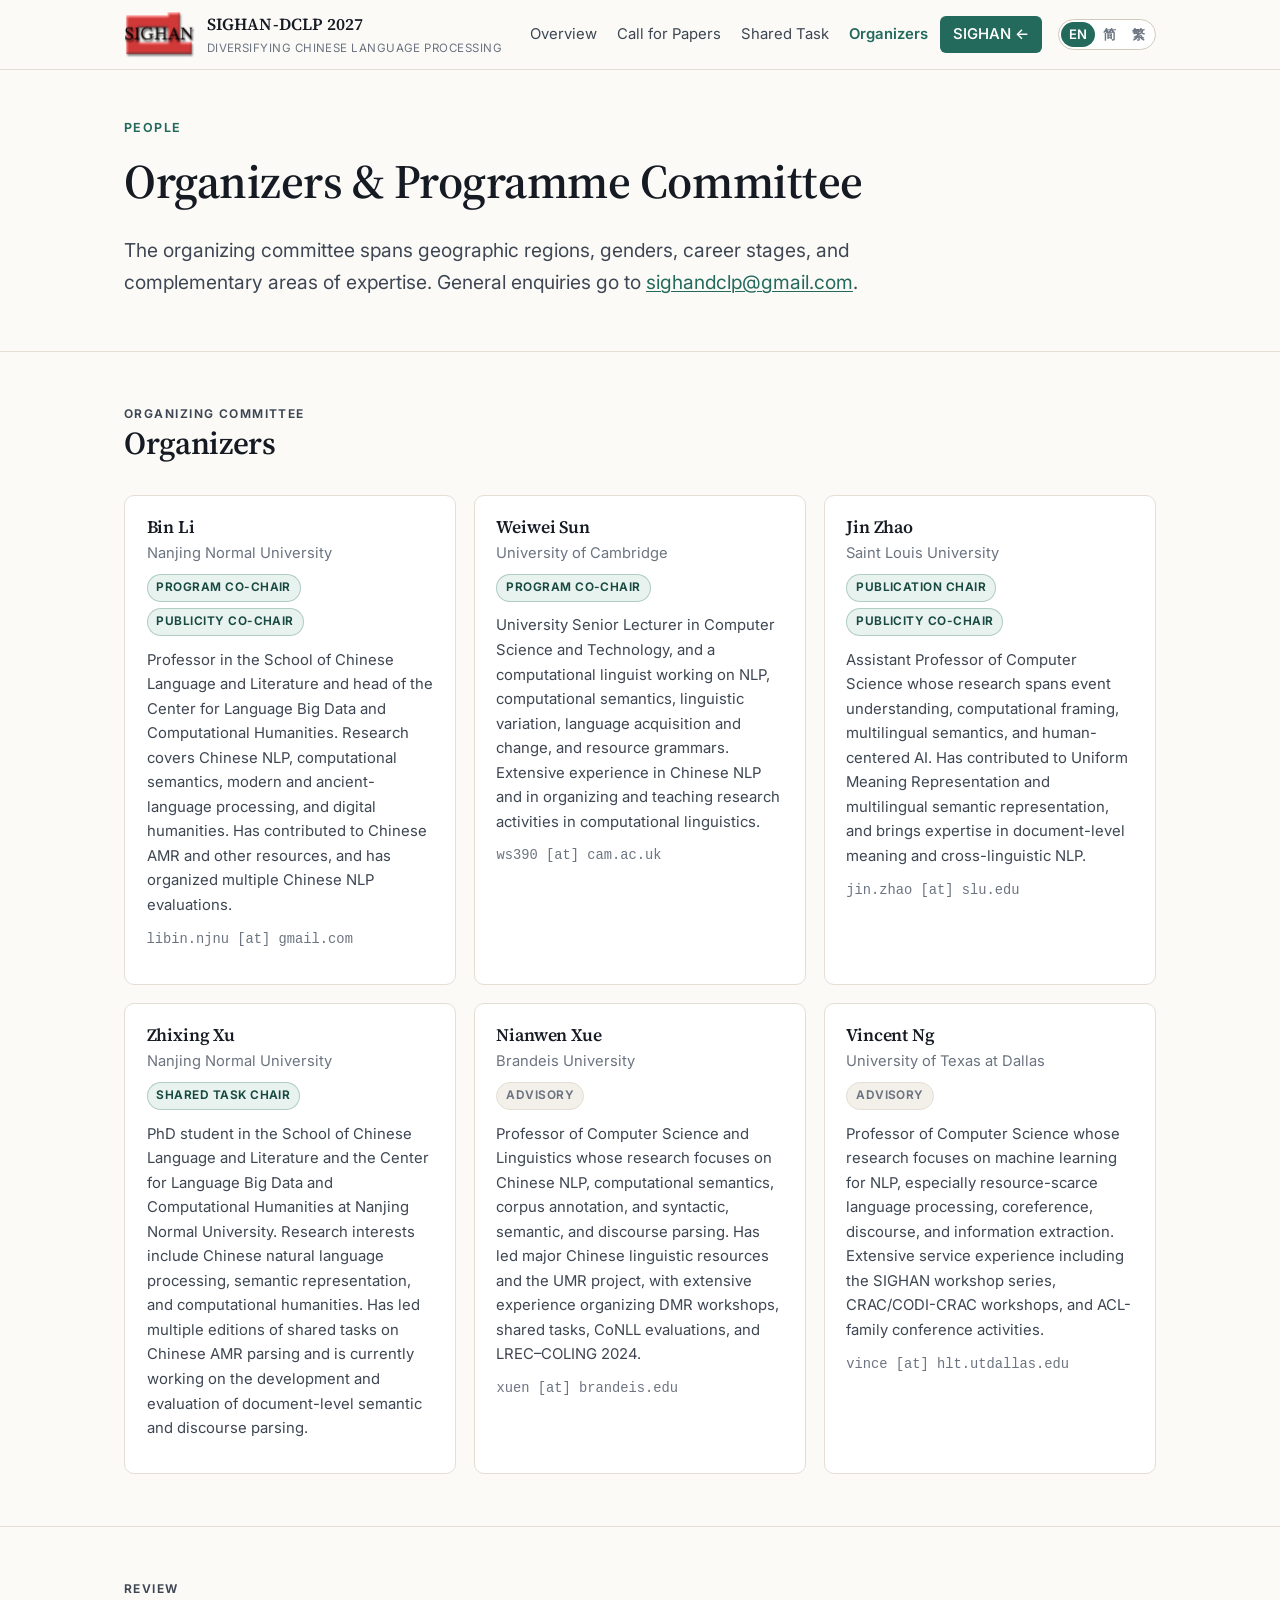
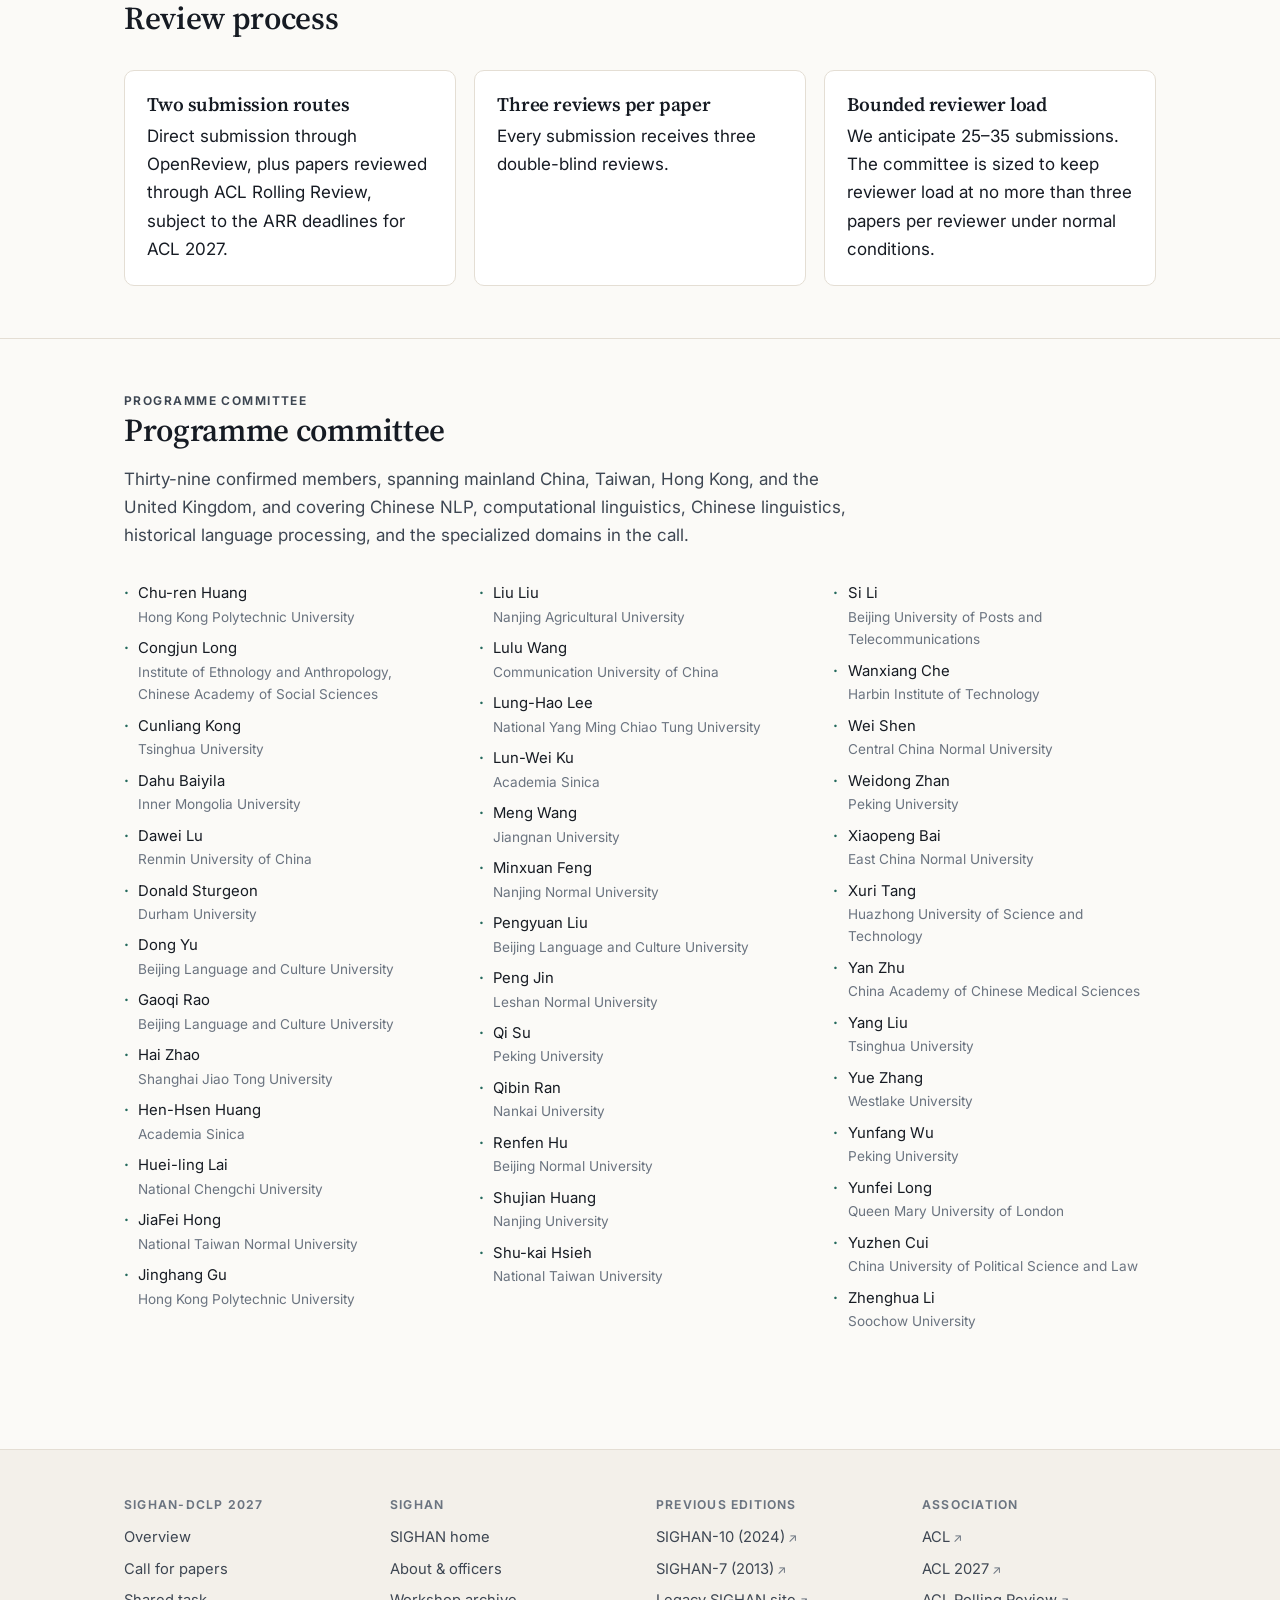
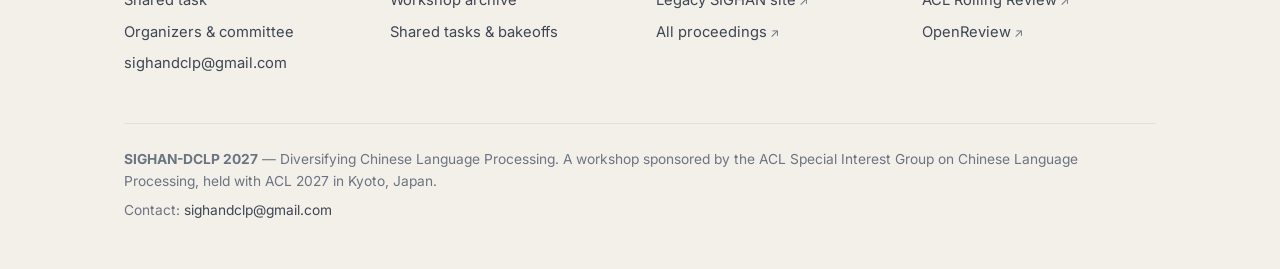
<file: dclp/organizers.html>
<!doctype html>
<html lang="en" data-site="dclp" data-title-zh-hans="组织者与程序委员会 — SIGHAN-DCLP 2027" data-title-zh-hant="組織者與程序委員會 — SIGHAN-DCLP 2027">
<head>
<meta charset="utf-8">
<meta name="viewport" content="width=device-width, initial-scale=1">
<title>Organizers &amp; Programme Committee — SIGHAN-DCLP 2027</title>
<meta name="description" content="Organizing committee and programme committee for the SIGHAN-DCLP 2027 workshop on diversifying Chinese language processing.">
<link rel="preconnect" href="https://fonts.googleapis.com">
<link rel="preconnect" href="https://fonts.gstatic.com" crossorigin>
<link href="https://fonts.googleapis.com/css2?family=Inter:wght@400;500;600;650&family=Source+Serif+4:opsz,wght@8..60,400;8..60,600&display=swap" rel="stylesheet">
<link rel="stylesheet" href="../assets/css/style.css?v=5">
<script src="../assets/js/lang.js?v=3"></script>
<link rel="icon" href="../favicon.ico" sizes="32x32">
<link rel="icon" type="image/png" sizes="32x32" href="../assets/img/favicon-32.png">
<link rel="icon" type="image/png" sizes="16x16" href="../assets/img/favicon-16.png">
<link rel="apple-touch-icon" href="../assets/img/apple-touch-icon.png">
</head>
<body>
<a class="skip-link" href="#main"><span lang="en">Skip to content</span><span lang="zh-Hans">跳到正文</span><span lang="zh-Hant">跳到正文</span></a>

<header class="site-header">
  <div class="site-header__inner">
    <a class="brand" href="index.html">
      <picture>
        <source media="(prefers-color-scheme: dark)" srcset="../assets/img/sighan-logo-dark.png">
        <img class="brand__logo" src="../assets/img/sighan-logo.png"
             width="146" height="93" alt="SIGHAN">
      </picture>
      <span class="brand__text">
        <span class="brand__name">SIGHAN-DCLP 2027</span>
        <span class="brand__sub"><span lang="en">Diversifying Chinese Language Processing</span><span lang="zh-Hans">中文语言处理的多元化</span><span lang="zh-Hant">中文語言處理的多元化</span></span>
      </span>
    </a>
    <nav class="nav" aria-label="Main">
      <a href="index.html"><span lang="en">Overview</span><span lang="zh-Hans">概览</span><span lang="zh-Hant">概覽</span></a>
      <a href="cfp.html"><span lang="en">Call for Papers</span><span lang="zh-Hans">征稿启事</span><span lang="zh-Hant">徵稿啟事</span></a>
      <a href="shared-task.html"><span lang="en">Shared Task</span><span lang="zh-Hans">评测任务</span><span lang="zh-Hant">評測任務</span></a>
      <a href="organizers.html" aria-current="page"><span lang="en">Organizers</span><span lang="zh-Hans">组织者</span><span lang="zh-Hant">組織者</span></a>
      <a class="nav__cta" href="../index.html">SIGHAN&nbsp;&larr;</a>
    </nav>
    <div class="lang-switch" role="group" aria-label="Language / 语言 / 語言">
      <button type="button" data-set-lang="en" lang="en" aria-pressed="true" title="English" aria-label="English">EN</button>
      <button type="button" data-set-lang="zh-Hans" lang="zh-Hans" aria-pressed="false" title="简体中文" aria-label="简体中文">简</button>
      <button type="button" data-set-lang="zh-Hant" lang="zh-Hant" aria-pressed="false" title="繁體中文" aria-label="繁體中文">繁</button>
    </div>
  </div>
</header>

<main id="main">

  <section class="hero hero--tight">
    <div class="wrap">
      <p class="hero__eyebrow"><span lang="en">People</span><span lang="zh-Hans">组织机构</span><span lang="zh-Hant">組織機構</span></p>
      <h1><span lang="en">Organizers &amp; Programme Committee</span><span lang="zh-Hans">组织者与程序委员会</span><span lang="zh-Hant">組織者與程序委員會</span></h1>
      <p class="hero__lede">
        <span lang="en">The organizing committee spans geographic regions, genders, career stages, and
        complementary areas of expertise. General enquiries go to <a href="mailto:sighandclp@gmail.com">sighandclp@gmail.com</a>.</span>
        <span lang="zh-Hans">组织委员会成员来自不同地区，兼顾性别与职业阶段的多元，专业领域相互补充。一般咨询请发送邮件至 <a href="mailto:sighandclp@gmail.com">sighandclp@gmail.com</a>。</span><span lang="zh-Hant">組織委員會成員來自不同地區，兼顧性別與職業階段的多元，專業領域相互補充。一般諮詢請來信至 <a href="mailto:sighandclp@gmail.com">sighandclp@gmail.com</a>。</span>
      </p>
    </div>
  </section>

  <section class="section">
    <div class="wrap">
      <div class="section__head">
        <p class="eyebrow"><span lang="en">Organizing committee</span><span lang="zh-Hans">组织委员会</span><span lang="zh-Hant">組織委員會</span></p>
        <h2><span lang="en">Organizers</span><span lang="zh-Hans">组织者</span><span lang="zh-Hant">組織者</span></h2>
      </div>

      <div class="people">

        <div class="person">
          <h3>Bin Li</h3>
          <p class="affil">Nanjing Normal University</p>
          <p class="roles">
            <span class="badge"><span lang="en">Program Co-Chair</span><span lang="zh-Hans">程序委员会共同主席</span><span lang="zh-Hant">程序委員會共同主席</span></span>
            <span class="badge"><span lang="en">Publicity Co-Chair</span><span lang="zh-Hans">宣传共同主席</span><span lang="zh-Hant">宣傳共同主席</span></span>
          </p>
          <p>
            <span lang="en">Professor in the School of Chinese Language and Literature and head of the Center for
            Language Big Data and Computational Humanities. Research covers Chinese NLP,
            computational semantics, modern and ancient-language processing, and digital
            humanities. Has contributed to Chinese AMR and other resources, and has organized
            multiple Chinese NLP evaluations.</span>
            <span lang="zh-Hans">南京师范大学文学院教授，语言大数据与计算人文研究中心主任。研究方向包括中文自然语言处理、计算语义学、现代汉语与古代汉语信息处理以及数字人文。参与建设中文 AMR 等语言资源，并组织过多项中文自然语言处理评测。</span><span lang="zh-Hant">南京師範大學文學院教授，語言大數據與計算人文研究中心主任。研究方向包括中文自然語言處理、計算語意學、現代漢語與古代漢語資訊處理以及數位人文。參與建設中文 AMR 等語言資源，並組織過多項中文自然語言處理評測。</span>
          </p>
          <p class="contact">libin.njnu [at] gmail.com</p>
        </div>

        <div class="person">
          <h3>Weiwei Sun</h3>
          <p class="affil">University of Cambridge</p>
          <p class="roles">
            <span class="badge"><span lang="en">Program Co-Chair</span><span lang="zh-Hans">程序委员会共同主席</span><span lang="zh-Hant">程序委員會共同主席</span></span>
          </p>
          <p>
            <span lang="en">University Senior Lecturer in Computer Science and Technology, and a computational
            linguist working on NLP, computational semantics, linguistic variation, language
            acquisition and change, and resource grammars. Extensive experience in Chinese NLP
            and in organizing and teaching research activities in computational linguistics.</span>
            <span lang="zh-Hans">剑桥大学计算机科学与技术系高级讲师（University Senior Lecturer），计算语言学家，研究方向包括自然语言处理、计算语义学、语言变异、语言习得与演变以及资源语法。在中文自然语言处理领域经验丰富，并长期组织和讲授计算语言学研究活动。</span><span lang="zh-Hant">劍橋大學電腦科學與技術系資深講師（University Senior Lecturer），計算語言學家，研究方向包括自然語言處理、計算語意學、語言變異、語言習得與演變以及資源語法。在中文自然語言處理領域經驗豐富，並長期組織和講授計算語言學研究活動。</span>
          </p>
          <p class="contact">ws390 [at] cam.ac.uk</p>
        </div>

        <div class="person">
          <h3>Jin Zhao</h3>
          <p class="affil">Saint Louis University</p>
          <p class="roles">
            <span class="badge"><span lang="en">Publication Chair</span><span lang="zh-Hans">出版主席</span><span lang="zh-Hant">出版主席</span></span>
            <span class="badge"><span lang="en">Publicity Co-Chair</span><span lang="zh-Hans">宣传共同主席</span><span lang="zh-Hant">宣傳共同主席</span></span>
          </p>
          <p>
            <span lang="en">Assistant Professor of Computer Science whose research spans event understanding,
            computational framing, multilingual semantics, and human-centered AI. Has contributed
            to Uniform Meaning Representation and multilingual semantic representation, and
            brings expertise in document-level meaning and cross-linguistic NLP.</span>
            <span lang="zh-Hans">计算机科学助理教授，研究方向涵盖事件理解、计算框架分析（computational framing）、多语言语义与以人为本的人工智能。参与统一语义表示（UMR）及多语言语义表示的研究，在篇章级语义与跨语言自然语言处理方面具有专长。</span><span lang="zh-Hant">電腦科學助理教授，研究方向涵蓋事件理解、計算框架分析（computational framing）、多語言語意與以人為本的人工智慧。參與統一語意表示（UMR）及多語言語意表示的研究，在篇章級語意與跨語言自然語言處理方面具有專長。</span>
          </p>
          <p class="contact">jin.zhao [at] slu.edu</p>
        </div>

        <div class="person">
          <h3>Zhixing Xu</h3>
          <p class="affil">Nanjing Normal University</p>
          <p class="roles">
            <span class="badge"><span lang="en">Shared Task Chair</span><span lang="zh-Hans">评测任务主席</span><span lang="zh-Hant">評測任務主席</span></span>
          </p>
          <p>
            <span lang="en">PhD student in the School of Chinese Language and Literature and the Center for
            Language Big Data and Computational Humanities at Nanjing Normal University. Research
            interests include Chinese natural language processing, semantic representation, and
            computational humanities. Has led multiple editions of shared tasks on Chinese AMR
            parsing and is currently working on the development and evaluation of document-level
            semantic and discourse parsing.</span>
            <span lang="zh-Hans">南京师范大学文学院、语言大数据与计算人文研究中心博士研究生，研究兴趣包括中文自然语言处理、语义表示与计算人文。曾主持多届中文 AMR 解析评测，目前致力于篇章级语义解析与篇章结构解析的研发与评测。</span><span lang="zh-Hant">南京師範大學文學院、語言大數據與計算人文研究中心博士研究生，研究興趣包括中文自然語言處理、語意表示與計算人文。曾主持多屆中文 AMR 解析評測，目前致力於篇章級語意解析與篇章結構解析的研發與評測。</span>
          </p>
        </div>

        <div class="person">
          <h3>Nianwen Xue</h3>
          <p class="affil">Brandeis University</p>
          <p class="roles">
            <span class="badge badge--quiet"><span lang="en">Advisory</span><span lang="zh-Hans">顾问</span><span lang="zh-Hant">顧問</span></span>
          </p>
          <p>
            <span lang="en">Professor of Computer Science and Linguistics whose research focuses on Chinese NLP,
            computational semantics, corpus annotation, and syntactic, semantic, and discourse
            parsing. Has led major Chinese linguistic resources and the UMR project, with
            extensive experience organizing DMR workshops, shared tasks, CoNLL evaluations, and
            LREC–COLING 2024.</span>
            <span lang="zh-Hans">计算机科学与语言学教授，研究聚焦中文自然语言处理、计算语义学、语料库标注以及句法、语义与篇章解析。主持建设多项重要的中文语言资源并领导 UMR 项目，在组织 DMR 研讨会、评测任务、CoNLL 评测以及 LREC–COLING 2024 方面经验丰富。</span><span lang="zh-Hant">電腦科學與語言學教授，研究聚焦中文自然語言處理、計算語意學、語料庫標註以及句法、語意與篇章解析。主持建設多項重要的中文語言資源並領導 UMR 計畫，在組織 DMR 研討會、評測任務、CoNLL 評測以及 LREC–COLING 2024 方面經驗豐富。</span>
          </p>
          <p class="contact">xuen [at] brandeis.edu</p>
        </div>

        <div class="person">
          <h3>Vincent Ng</h3>
          <p class="affil">University of Texas at Dallas</p>
          <p class="roles">
            <span class="badge badge--quiet"><span lang="en">Advisory</span><span lang="zh-Hans">顾问</span><span lang="zh-Hant">顧問</span></span>
          </p>
          <p>
            <span lang="en">Professor of Computer Science whose research focuses on machine learning for NLP,
            especially resource-scarce language processing, coreference, discourse, and
            information extraction. Extensive service experience including the SIGHAN workshop
            series, CRAC/CODI-CRAC workshops, and ACL-family conference activities.</span>
            <span lang="zh-Hans">计算机科学教授，研究聚焦面向自然语言处理的机器学习，尤其是低资源语言处理、共指消解、篇章分析与信息抽取。学术服务经验丰富，曾参与 SIGHAN 系列研讨会、CRAC/CODI-CRAC 研讨会以及 ACL 系列会议的组织工作。</span><span lang="zh-Hant">電腦科學教授，研究聚焦面向自然語言處理的機器學習，尤其是低資源語言處理、共指消解、篇章分析與資訊擷取。學術服務經驗豐富，曾參與 SIGHAN 系列研討會、CRAC/CODI-CRAC 研討會以及 ACL 系列會議的組織工作。</span>
          </p>
          <p class="contact">vince [at] hlt.utdallas.edu</p>
        </div>

      </div>
    </div>
  </section>

  <section class="section">
    <div class="wrap">
      <div class="section__head">
        <p class="eyebrow"><span lang="en">Review</span><span lang="zh-Hans">评审</span><span lang="zh-Hant">評審</span></p>
        <h2><span lang="en">Review process</span><span lang="zh-Hans">评审流程</span><span lang="zh-Hant">評審流程</span></h2>
      </div>
      <div class="grid grid--3">
        <div class="card">
          <h3><span lang="en">Two submission routes</span><span lang="zh-Hans">两种投稿方式</span><span lang="zh-Hant">兩種投稿方式</span></h3>
          <p><span lang="en">Direct submission through OpenReview, plus papers reviewed through ACL Rolling
             Review, subject to the ARR deadlines for ACL 2027.</span><span lang="zh-Hans">通过 OpenReview 直接投稿，或提交经 ACL Rolling Review（ARR）评审的论文，具体以 ACL 2027 的 ARR 时间安排为准。</span><span lang="zh-Hant">透過 OpenReview 直接投稿，或提交經 ACL Rolling Review（ARR）評審的論文，具體以 ACL 2027 的 ARR 時間安排為準。</span></p>
        </div>
        <div class="card">
          <h3><span lang="en">Three reviews per paper</span><span lang="zh-Hans">每篇论文三份评审</span><span lang="zh-Hant">每篇論文三份評審</span></h3>
          <p><span lang="en">Every submission receives three double-blind reviews.</span><span lang="zh-Hans">每篇投稿均获得三份双盲评审意见。</span><span lang="zh-Hant">每篇投稿均獲得三份雙盲評審意見。</span></p>
        </div>
        <div class="card">
          <h3><span lang="en">Bounded reviewer load</span><span lang="zh-Hans">控制审稿负担</span><span lang="zh-Hant">控制審稿負擔</span></h3>
          <p><span lang="en">We anticipate 25–35 submissions. The committee is sized to keep reviewer load at no
             more than three papers per reviewer under normal conditions.</span><span lang="zh-Hans">我们预计收到25至35篇投稿。程序委员会的规模可保证在正常情况下每位审稿人负责的论文不超过三篇。</span><span lang="zh-Hant">我們預計收到25至35篇投稿。程序委員會的規模可保證在正常情況下每位審稿人負責的論文不超過三篇。</span></p>
        </div>
      </div>
    </div>
  </section>

  <section class="section" id="committee">
    <div class="wrap">
      <div class="section__head">
        <p class="eyebrow"><span lang="en">Programme committee</span><span lang="zh-Hans">程序委员会</span><span lang="zh-Hant">程序委員會</span></p>
        <h2><span lang="en">Programme committee</span><span lang="zh-Hans">程序委员会</span><span lang="zh-Hant">程序委員會</span></h2>
        <p>
          <span lang="en">Thirty-nine confirmed members, spanning mainland China, Taiwan, Hong Kong, and the
          United Kingdom, and covering Chinese NLP, computational linguistics, Chinese
          linguistics, historical language processing, and the specialized domains in the call.</span>
          <span lang="zh-Hans">程序委员会共有39位已确认的成员，来自中国大陆、台湾、香港和英国，研究领域涵盖中文自然语言处理、计算语言学、汉语语言学、历史语言处理以及征稿启事所涉及的各专业领域。</span><span lang="zh-Hant">程序委員會共有39位已確認的成員，來自中國大陸、臺灣、香港和英國，研究領域涵蓋中文自然語言處理、計算語言學、漢語語言學、歷史語言處理以及徵稿啟事所涉及的各專業領域。</span>
        </p>
      </div>

      <ul class="pc-list">
        <li>Chu-ren Huang <span class="pc-affil">Hong Kong Polytechnic University</span></li>
        <li>Congjun Long <span class="pc-affil">Institute of Ethnology and Anthropology, Chinese Academy of Social Sciences</span></li>
        <li>Cunliang Kong <span class="pc-affil">Tsinghua University</span></li>
        <li>Dahu Baiyila <span class="pc-affil">Inner Mongolia University</span></li>
        <li>Dawei Lu <span class="pc-affil">Renmin University of China</span></li>
        <li>Donald Sturgeon <span class="pc-affil">Durham University</span></li>
        <li>Dong Yu <span class="pc-affil">Beijing Language and Culture University</span></li>
        <li>Gaoqi Rao <span class="pc-affil">Beijing Language and Culture University</span></li>
        <li>Hai Zhao <span class="pc-affil">Shanghai Jiao Tong University</span></li>
        <li>Hen-Hsen Huang <span class="pc-affil">Academia Sinica</span></li>
        <li>Huei-ling Lai <span class="pc-affil">National Chengchi University</span></li>
        <li>JiaFei Hong <span class="pc-affil">National Taiwan Normal University</span></li>
        <li>Jinghang Gu <span class="pc-affil">Hong Kong Polytechnic University</span></li>
        <li>Liu Liu <span class="pc-affil">Nanjing Agricultural University</span></li>
        <li>Lulu Wang <span class="pc-affil">Communication University of China</span></li>
        <li>Lung-Hao Lee <span class="pc-affil">National Yang Ming Chiao Tung University</span></li>
        <li>Lun-Wei Ku <span class="pc-affil">Academia Sinica</span></li>
        <li>Meng Wang <span class="pc-affil">Jiangnan University</span></li>
        <li>Minxuan Feng <span class="pc-affil">Nanjing Normal University</span></li>
        <li>Pengyuan Liu <span class="pc-affil">Beijing Language and Culture University</span></li>
        <li>Peng Jin <span class="pc-affil">Leshan Normal University</span></li>
        <li>Qi Su <span class="pc-affil">Peking University</span></li>
        <li>Qibin Ran <span class="pc-affil">Nankai University</span></li>
        <li>Renfen Hu <span class="pc-affil">Beijing Normal University</span></li>
        <li>Shujian Huang <span class="pc-affil">Nanjing University</span></li>
        <li>Shu-kai Hsieh <span class="pc-affil">National Taiwan University</span></li>
        <li>Si Li <span class="pc-affil">Beijing University of Posts and Telecommunications</span></li>
        <li>Wanxiang Che <span class="pc-affil">Harbin Institute of Technology</span></li>
        <li>Wei Shen <span class="pc-affil">Central China Normal University</span></li>
        <li>Weidong Zhan <span class="pc-affil">Peking University</span></li>
        <li>Xiaopeng Bai <span class="pc-affil">East China Normal University</span></li>
        <li>Xuri Tang <span class="pc-affil">Huazhong University of Science and Technology</span></li>
        <li>Yan Zhu <span class="pc-affil">China Academy of Chinese Medical Sciences</span></li>
        <li>Yang Liu <span class="pc-affil">Tsinghua University</span></li>
        <li>Yue Zhang <span class="pc-affil">Westlake University</span></li>
        <li>Yunfang Wu <span class="pc-affil">Peking University</span></li>
        <li>Yunfei Long <span class="pc-affil">Queen Mary University of London</span></li>
        <li>Yuzhen Cui <span class="pc-affil">China University of Political Science and Law</span></li>
        <li>Zhenghua Li <span class="pc-affil">Soochow University</span></li>
      </ul>

    </div>
  </section>

</main>

<footer class="site-footer">
  <div class="wrap">
    <div class="cols">
      <div>
        <h4>SIGHAN-DCLP 2027</h4>
        <ul>
          <li><a href="index.html"><span lang="en">Overview</span><span lang="zh-Hans">概览</span><span lang="zh-Hant">概覽</span></a></li>
          <li><a href="cfp.html"><span lang="en">Call for papers</span><span lang="zh-Hans">征稿启事</span><span lang="zh-Hant">徵稿啟事</span></a></li>
          <li><a href="shared-task.html"><span lang="en">Shared task</span><span lang="zh-Hans">评测任务</span><span lang="zh-Hant">評測任務</span></a></li>
          <li><a href="organizers.html"><span lang="en">Organizers &amp; committee</span><span lang="zh-Hans">组织者与程序委员会</span><span lang="zh-Hant">組織者與程序委員會</span></a></li>
          <li><a href="mailto:sighandclp@gmail.com">sighandclp@gmail.com</a></li>
        </ul>
      </div>
      <div>
        <h4>SIGHAN</h4>
        <ul>
          <li><a href="../index.html"><span lang="en">SIGHAN home</span><span lang="zh-Hans">SIGHAN 首页</span><span lang="zh-Hant">SIGHAN 首頁</span></a></li>
          <li><a href="../about.html"><span lang="en">About &amp; officers</span><span lang="zh-Hans">关于与委员</span><span lang="zh-Hant">關於與委員</span></a></li>
          <li><a href="../workshops.html"><span lang="en">Workshop archive</span><span lang="zh-Hans">历届研讨会存档</span><span lang="zh-Hant">歷屆研討會存檔</span></a></li>
          <li><a href="../shared-tasks.html"><span lang="en">Shared tasks &amp; bakeoffs</span><span lang="zh-Hans">评测任务与 Bakeoff</span><span lang="zh-Hant">評測任務與 Bakeoff</span></a></li>
        </ul>
      </div>
      <div>
        <h4><span lang="en">Previous editions</span><span lang="zh-Hans">往届研讨会</span><span lang="zh-Hant">往屆研討會</span></h4>
        <ul>
          <li><a class="ext" href="https://sighan2024.github.io/">SIGHAN-10 (2024)</a></li>
          <li><a class="ext" href="https://sites.google.com/site/aclsighan7/">SIGHAN-7 (2013)</a></li>
          <li><a class="ext" href="http://sighan.cs.uchicago.edu/"><span lang="en">Legacy SIGHAN site</span><span lang="zh-Hans">SIGHAN 旧版网站</span><span lang="zh-Hant">SIGHAN 舊版網站</span></a></li>
          <li><a class="ext" href="https://aclanthology.org/sigs/sighan/"><span lang="en">All proceedings</span><span lang="zh-Hans">全部论文集</span><span lang="zh-Hant">全部論文集</span></a></li>
        </ul>
      </div>
      <div>
        <h4><span lang="en">Association</span><span lang="zh-Hans">学会与会议</span><span lang="zh-Hant">學會與會議</span></h4>
        <ul>
          <li><a class="ext" href="https://www.aclweb.org/">ACL</a></li>
          <li><a class="ext" href="https://2027.aclweb.org/">ACL 2027</a></li>
          <li><a class="ext" href="https://aclrollingreview.org/">ACL Rolling Review</a></li>
          <li><a class="ext" href="https://openreview.net/">OpenReview</a></li>
        </ul>
      </div>
    </div>
    <div class="colophon">
      <p><span lang="en"><strong>SIGHAN-DCLP 2027</strong> — Diversifying Chinese Language Processing.
         A workshop sponsored by the ACL Special Interest Group on Chinese Language
         Processing, held with ACL 2027 in Kyoto, Japan.</span><span lang="zh-Hans"><strong>SIGHAN-DCLP 2027</strong>——中文语言处理的多元化。由 ACL 中文语言处理专业委员会（SIGHAN）主办，作为 ACL 2027 附属研讨会在日本京都举办。</span><span lang="zh-Hant"><strong>SIGHAN-DCLP 2027</strong>——中文語言處理的多元化。由 ACL 中文語言處理專業委員會（SIGHAN）主辦，作為 ACL 2027 附屬研討會在日本京都舉辦。</span></p>
      <p><span lang="en">Contact:</span><span lang="zh-Hans">联系邮箱：</span><span lang="zh-Hant">聯絡信箱：</span> <a href="mailto:sighandclp@gmail.com">sighandclp@gmail.com</a></p>
    </div>
  </div>
</footer>

</body>
</html>
</file>
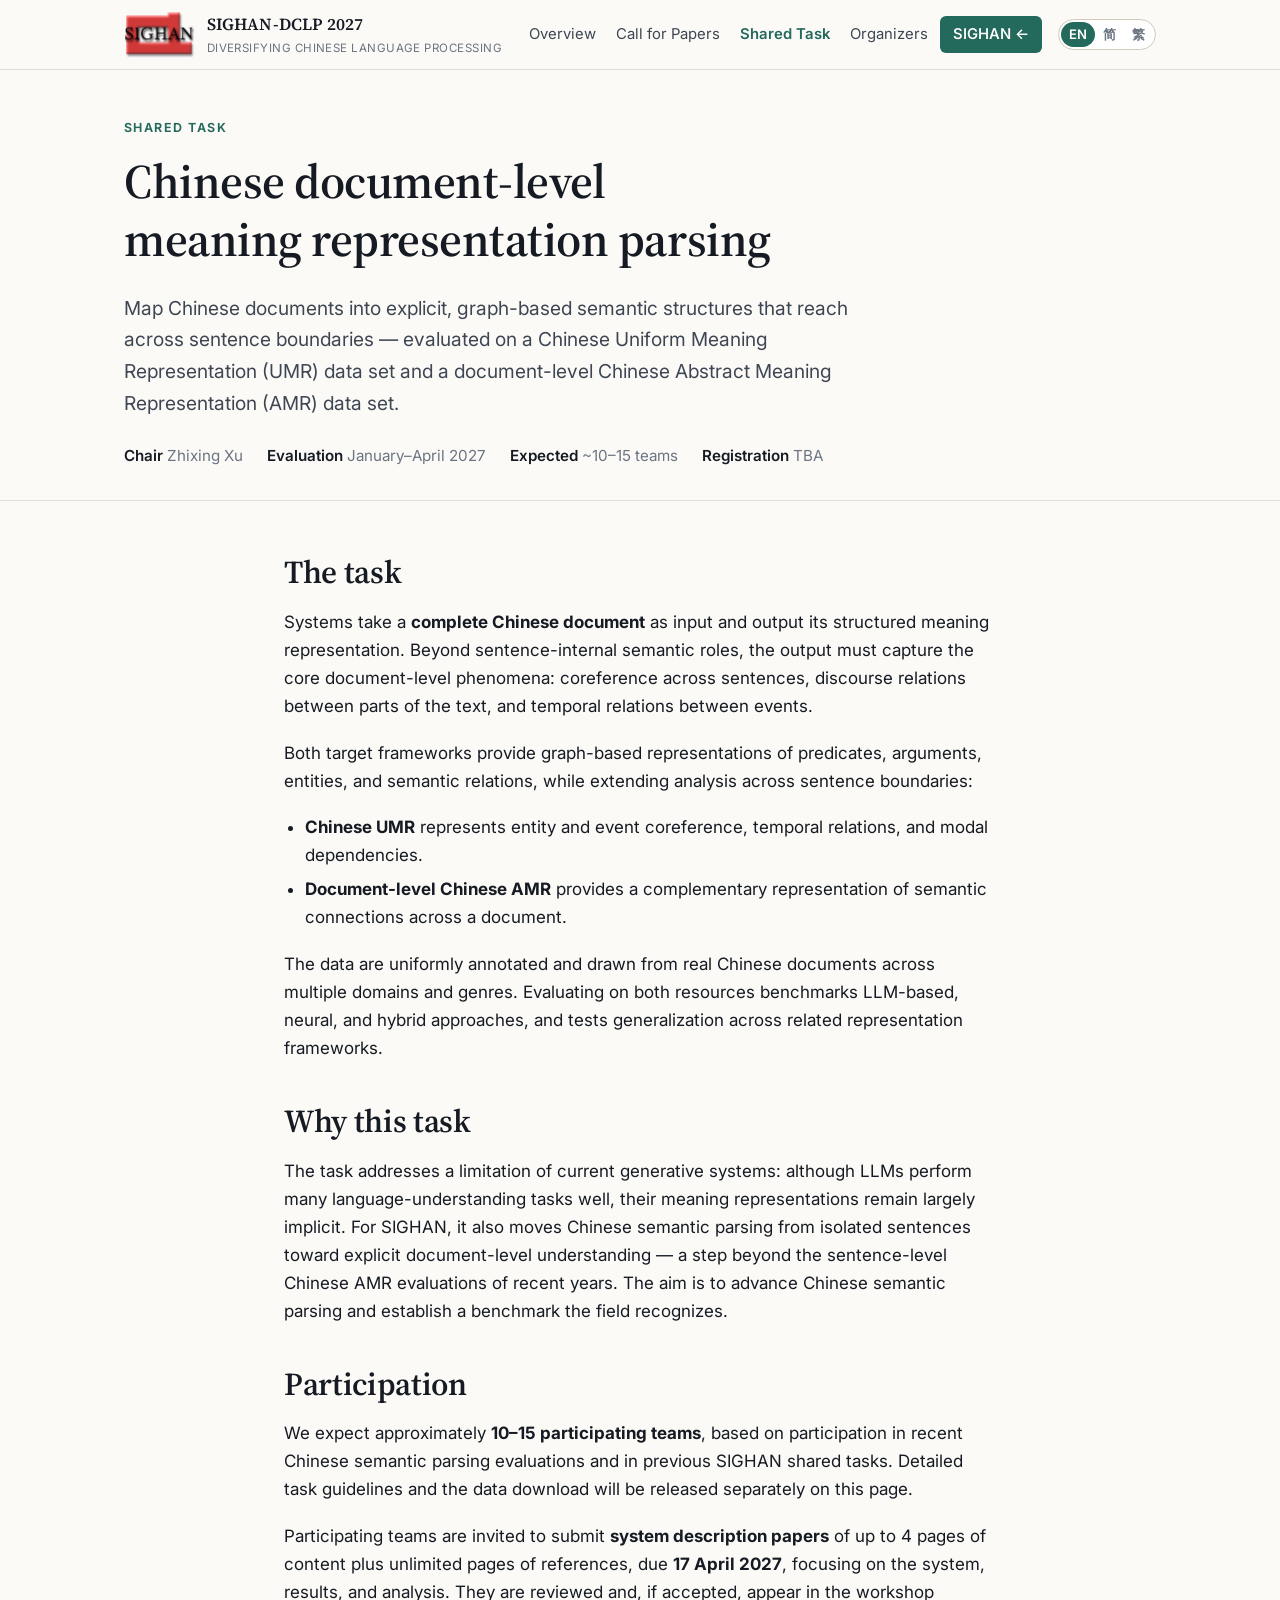
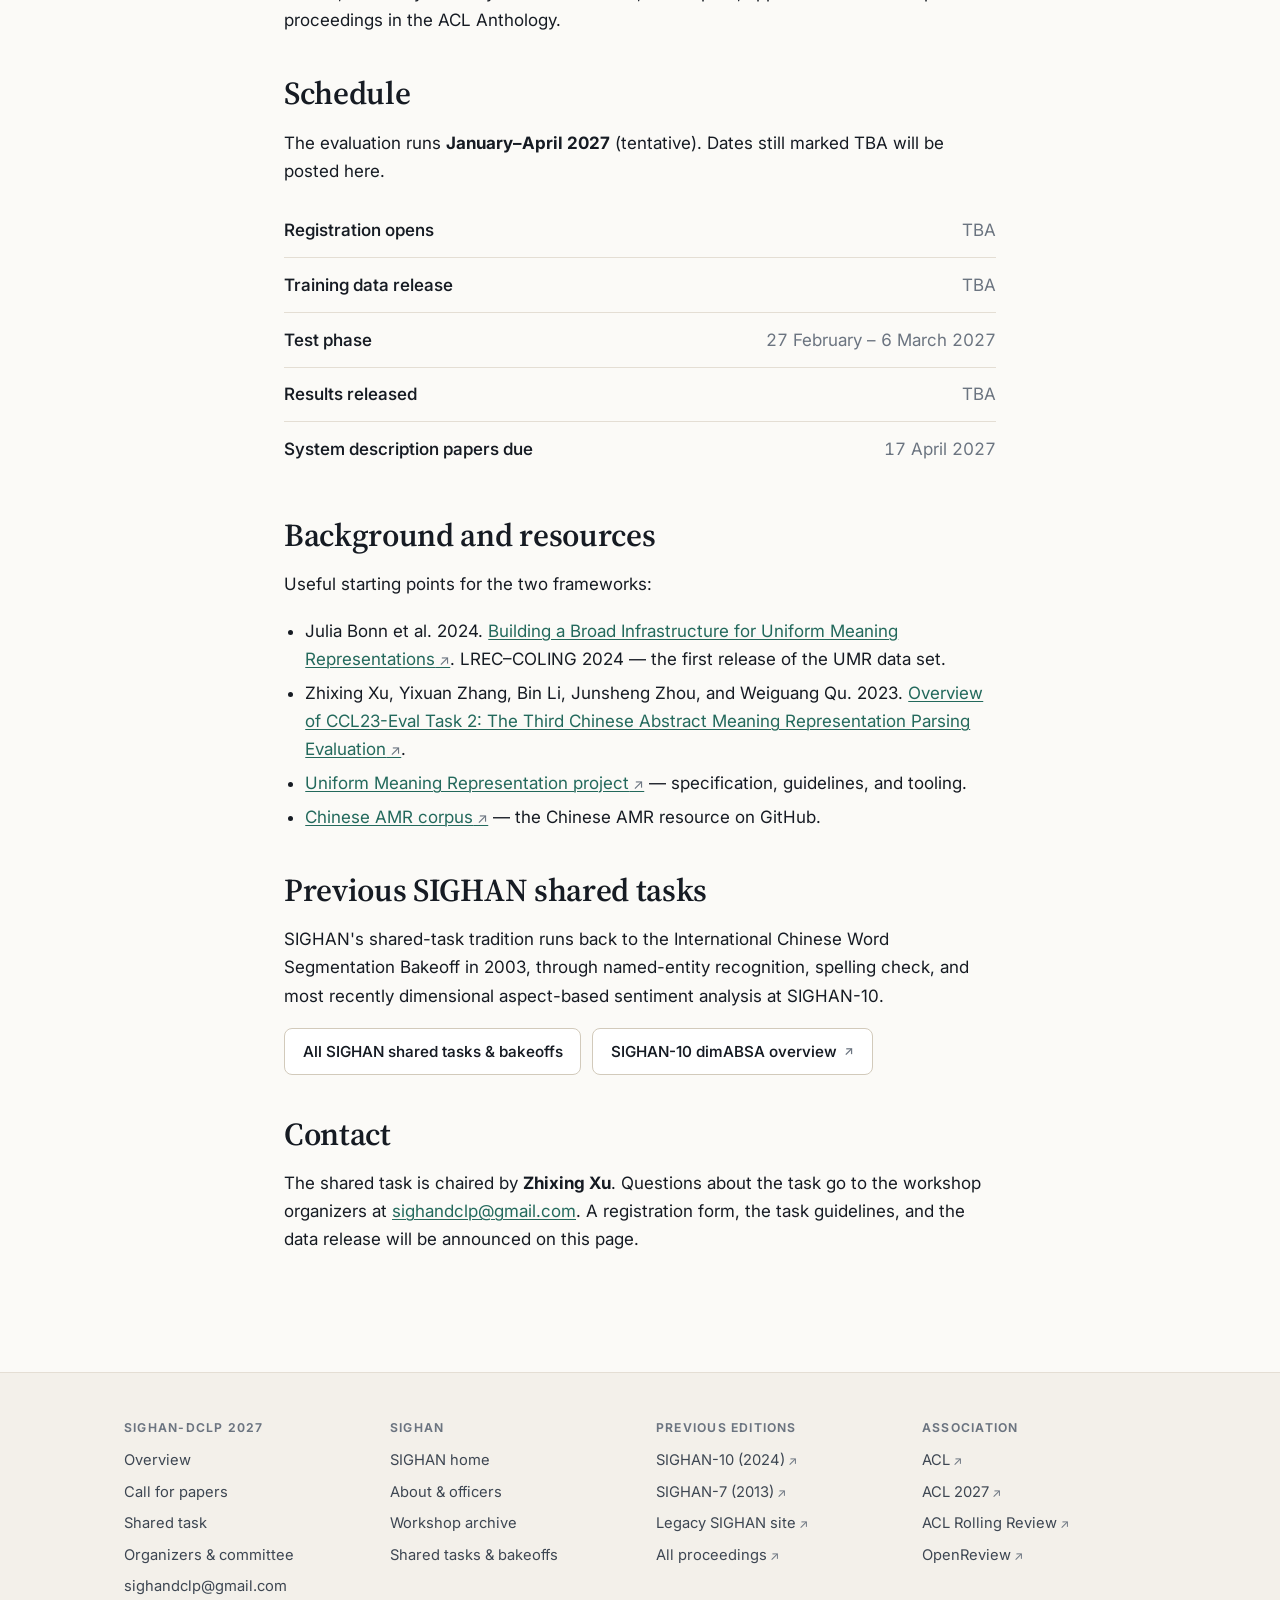
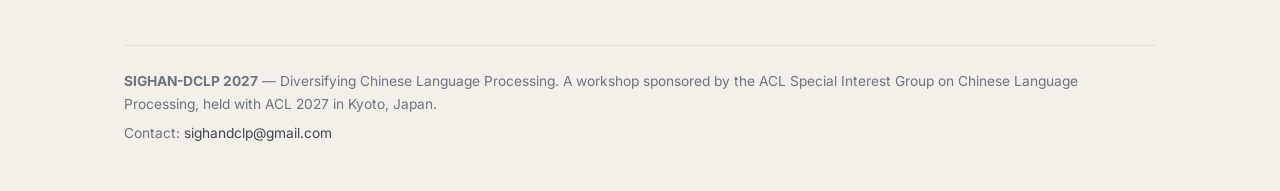
<file: dclp/shared-task.html>
<!doctype html>
<html lang="en" data-site="dclp" data-title-zh-hans="评测任务：中文篇章级语义表示解析 | SIGHAN-DCLP 2027" data-title-zh-hant="評測任務：中文篇章級語意表示解析 | SIGHAN-DCLP 2027">
<head>
<meta charset="utf-8">
<meta name="viewport" content="width=device-width, initial-scale=1">
<title>Shared Task — Chinese document-level meaning representation parsing | SIGHAN-DCLP 2027</title>
<meta name="description" content="The SIGHAN-DCLP 2027 shared task on Chinese document-level meaning representation parsing, over Chinese UMR and document-level Chinese AMR data.">
<link rel="preconnect" href="https://fonts.googleapis.com">
<link rel="preconnect" href="https://fonts.gstatic.com" crossorigin>
<link href="https://fonts.googleapis.com/css2?family=Inter:wght@400;500;600;650&family=Source+Serif+4:opsz,wght@8..60,400;8..60,600&display=swap" rel="stylesheet">
<link rel="stylesheet" href="../assets/css/style.css?v=5">
<script src="../assets/js/lang.js?v=3"></script>
<link rel="icon" href="../favicon.ico" sizes="32x32">
<link rel="icon" type="image/png" sizes="32x32" href="../assets/img/favicon-32.png">
<link rel="icon" type="image/png" sizes="16x16" href="../assets/img/favicon-16.png">
<link rel="apple-touch-icon" href="../assets/img/apple-touch-icon.png">
</head>
<body>
<a class="skip-link" href="#main"><span lang="en">Skip to content</span><span lang="zh-Hans">跳到正文</span><span lang="zh-Hant">跳到正文</span></a>

<header class="site-header">
  <div class="site-header__inner">
    <a class="brand" href="index.html">
      <picture>
        <source media="(prefers-color-scheme: dark)" srcset="../assets/img/sighan-logo-dark.png">
        <img class="brand__logo" src="../assets/img/sighan-logo.png"
             width="146" height="93" alt="SIGHAN">
      </picture>
      <span class="brand__text">
        <span class="brand__name">SIGHAN-DCLP 2027</span>
        <span class="brand__sub"><span lang="en">Diversifying Chinese Language Processing</span><span lang="zh-Hans">中文语言处理的多元化</span><span lang="zh-Hant">中文語言處理的多元化</span></span>
      </span>
    </a>
    <nav class="nav" aria-label="Main">
      <a href="index.html"><span lang="en">Overview</span><span lang="zh-Hans">概览</span><span lang="zh-Hant">概覽</span></a>
      <a href="cfp.html"><span lang="en">Call for Papers</span><span lang="zh-Hans">征稿启事</span><span lang="zh-Hant">徵稿啟事</span></a>
      <a href="shared-task.html" aria-current="page"><span lang="en">Shared Task</span><span lang="zh-Hans">评测任务</span><span lang="zh-Hant">評測任務</span></a>
      <a href="organizers.html"><span lang="en">Organizers</span><span lang="zh-Hans">组织者</span><span lang="zh-Hant">組織者</span></a>
      <a class="nav__cta" href="../index.html">SIGHAN&nbsp;&larr;</a>
    </nav>
    <div class="lang-switch" role="group" aria-label="Language / 语言 / 語言">
      <button type="button" data-set-lang="en" lang="en" aria-pressed="true" title="English" aria-label="English">EN</button>
      <button type="button" data-set-lang="zh-Hans" lang="zh-Hans" aria-pressed="false" title="简体中文" aria-label="简体中文">简</button>
      <button type="button" data-set-lang="zh-Hant" lang="zh-Hant" aria-pressed="false" title="繁體中文" aria-label="繁體中文">繁</button>
    </div>
  </div>
</header>

<main id="main">

  <section class="hero hero--tight">
    <div class="wrap">
      <p class="hero__eyebrow"><span lang="en">Shared task</span><span lang="zh-Hans">评测任务</span><span lang="zh-Hant">評測任務</span></p>
      <h1><span lang="en">Chinese document-level meaning representation parsing</span><span lang="zh-Hans">中文篇章级语义表示解析</span><span lang="zh-Hant">中文篇章級語意表示解析</span></h1>
      <p class="hero__lede">
        <span lang="en">Map Chinese documents into explicit, graph-based semantic structures that reach across
        sentence boundaries — evaluated on a Chinese Uniform Meaning Representation (UMR) data
        set and a document-level Chinese Abstract Meaning Representation (AMR) data set.</span>
        <span lang="zh-Hans">将中文文档解析为跨越句子边界的、显式的图结构语义表示，并在中文统一语义表示（UMR）数据集与篇章级中文抽象语义表示（AMR）数据集上进行评测。</span><span lang="zh-Hant">將中文文件解析為跨越句子邊界的、顯式的圖結構語意表示，並在中文統一語意表示（UMR）資料集與篇章級中文抽象語意表示（AMR）資料集上進行評測。</span>
      </p>
      <div class="hero__meta">
        <span><strong><span lang="en">Chair</span><span lang="zh-Hans">评测主席</span><span lang="zh-Hant">評測主席</span></strong> Zhixing Xu</span>
        <span><strong><span lang="en">Evaluation</span><span lang="zh-Hans">评测时间</span><span lang="zh-Hant">評測時間</span></strong>
          <span lang="en">January–April 2027</span><span lang="zh-Hans">2027年1月—4月</span><span lang="zh-Hant">2027年1月—4月</span></span>
        <span><strong><span lang="en">Expected</span><span lang="zh-Hans">预计参赛</span><span lang="zh-Hant">預計參賽</span></strong>
          <span lang="en">~10–15 teams</span><span lang="zh-Hans">约10–15支队伍</span><span lang="zh-Hant">約10–15支隊伍</span></span>
        <span><strong><span lang="en">Registration</span><span lang="zh-Hans">报名</span><span lang="zh-Hant">報名</span></strong>
          <span lang="en">TBA</span><span lang="zh-Hans">待定</span><span lang="zh-Hant">待定</span></span>
      </div>
    </div>
  </section>

  <section class="section">
    <div class="wrap-narrow prose">

      <h2 id="task"><span lang="en">The task</span><span lang="zh-Hans">任务介绍</span><span lang="zh-Hant">任務介紹</span></h2>
      <p>
        <span lang="en">Systems take a <strong>complete Chinese document</strong> as input and output its
        structured meaning representation. Beyond sentence-internal semantic roles, the output
        must capture the core document-level phenomena: coreference across sentences, discourse
        relations between parts of the text, and temporal relations between events.</span>
        <span lang="zh-Hans">参赛系统需输入<strong>完整的中文文档</strong>，输出对应的结构化语义表示。除句内语义角色标注外，输出还需覆盖跨句共指消解、篇章语义关系衔接、事件时序推理等篇章级核心语义现象。</span><span lang="zh-Hant">參賽系統需輸入<strong>完整的中文文件</strong>，輸出對應的結構化語意表示。除句內語意角色標註外，輸出還需覆蓋跨句共指消解、篇章語意關係銜接、事件時序推理等篇章級核心語意現象。</span>
      </p>
      <p>
        <span lang="en">Both target frameworks provide graph-based representations of predicates, arguments,
        entities, and semantic relations, while extending analysis across sentence
        boundaries:</span>
        <span lang="zh-Hans">两种目标语义表示框架均以图结构表示谓词、论元、实体及语义关系，并将分析延伸至句子边界之外：</span><span lang="zh-Hant">兩種目標語意表示框架均以圖結構表示謂詞、論元、實體及語意關係，並將分析延伸至句子邊界之外：</span>
      </p>
      <ul>
        <li><span lang="en"><strong>Chinese UMR</strong> represents entity and event coreference, temporal
            relations, and modal dependencies.</span>
            <span lang="zh-Hans"><strong>中文 UMR</strong>：表示实体与事件共指、时间关系以及情态依存。</span><span lang="zh-Hant"><strong>中文 UMR</strong>：表示實體與事件共指、時間關係以及情態依存。</span></li>
        <li><span lang="en"><strong>Document-level Chinese AMR</strong> provides a complementary representation
            of semantic connections across a document.</span>
            <span lang="zh-Hans"><strong>篇章级中文 AMR</strong>：从另一角度刻画文档内部的语义关联，与 UMR 互为补充。</span><span lang="zh-Hant"><strong>篇章級中文 AMR</strong>：從另一角度刻畫文件內部的語意關聯，與 UMR 互為補充。</span></li>
      </ul>
      <p>
        <span lang="en">The data are uniformly annotated and drawn from real Chinese documents across multiple
        domains and genres. Evaluating on both resources benchmarks LLM-based, neural, and hybrid
        approaches, and tests generalization across related representation frameworks.</span>
        <span lang="zh-Hans">评测数据经过统一标注，取自多领域、多体裁的真实中文文档。在两类资源上同时评测，既可比较基于大语言模型、神经网络及混合方法的系统，也可检验系统在相关语义表示框架之间的泛化能力。</span><span lang="zh-Hant">評測資料經過統一標註，取自多領域、多體裁的真實中文文件。在兩類資源上同時評測，既可比較基於大型語言模型、神經網路及混合方法的系統，也可檢驗系統在相關語意表示框架之間的泛化能力。</span>
      </p>

      <h2 id="motivation"><span lang="en">Why this task</span><span lang="zh-Hans">设立缘由</span><span lang="zh-Hant">設立緣由</span></h2>
      <p>
        <span lang="en">The task addresses a limitation of current generative systems: although LLMs perform many
        language-understanding tasks well, their meaning representations remain largely implicit.
        For SIGHAN, it also moves Chinese semantic parsing from isolated sentences toward
        explicit document-level understanding — a step beyond the sentence-level Chinese AMR
        evaluations of recent years. The aim is to advance Chinese semantic parsing and establish
        a benchmark the field recognizes.</span>
        <span lang="zh-Hans">本任务针对当前生成式系统的一项局限：尽管大语言模型在许多语言理解任务上表现出色，其语义表示在很大程度上仍是隐式的。对 SIGHAN 而言，本任务也推动中文语义解析从孤立的句子走向显式的篇章级理解，在近年来句子级中文 AMR 评测的基础上更进一步。本评测旨在推动中文语义解析技术的发展，建立领域公认的基准评测体系。</span><span lang="zh-Hant">本任務針對當前生成式系統的一項侷限：儘管大型語言模型在許多語言理解任務上表現出色，其語意表示在很大程度上仍是隱式的。對 SIGHAN 而言，本任務也推動中文語意解析從孤立的句子走向顯式的篇章級理解，在近年來句子級中文 AMR 評測的基礎上更進一步。本評測旨在推動中文語意解析技術的發展，建立領域公認的基準評測體系。</span>
      </p>

      <h2 id="participation"><span lang="en">Participation</span><span lang="zh-Hans">参赛与论文发表</span><span lang="zh-Hant">參賽與論文發表</span></h2>
      <p>
        <span lang="en">We expect approximately <strong>10–15 participating teams</strong>, based on
        participation in recent Chinese semantic parsing evaluations and in previous SIGHAN
        shared tasks. Detailed task guidelines and the data download will be released separately
        on this page.</span>
        <span lang="zh-Hans">根据近年中文语义解析评测及往届 SIGHAN 评测的参与情况，我们预计约有 <strong>10–15 支队伍</strong>参赛。详细的技术指南与数据下载通道将在本页面单独发布。</span><span lang="zh-Hant">根據近年中文語意解析評測及往屆 SIGHAN 評測的參與情況，我們預計約有 <strong>10–15 支隊伍</strong>參賽。詳細的技術指南與資料下載通道將在本頁面單獨發布。</span>
      </p>
      <p>
        <span lang="en">Participating teams are invited to submit <strong>system description papers</strong>
        of up to 4 pages of content plus unlimited pages of references, due <strong>17 April 2027</strong>, focusing on the system,
        results, and analysis. They are reviewed and, if accepted, appear in the workshop proceedings in the ACL Anthology.</span>
        <span lang="zh-Hans">欢迎参赛队伍于 <strong>2027年4月17日</strong> 前提交<strong>系统描述论文</strong>（正文最多4页，参考文献页数不限），重点介绍系统方案、实验结果与技术分析。论文经评审录用后，将正式收入研讨会论文集并收录于 ACL Anthology。</span><span lang="zh-Hant">歡迎參賽隊伍於 <strong>2027年4月17日</strong> 前提交<strong>系統描述論文</strong>（正文最多4頁，參考文獻頁數不限），重點介紹系統方案、實驗結果與技術分析。論文經評審錄用後，將正式收入研討會論文集並收錄於 ACL Anthology。</span>
      </p>

      <h2 id="schedule"><span lang="en">Schedule</span><span lang="zh-Hans">日程安排</span><span lang="zh-Hant">日程安排</span></h2>
      <p>
        <span lang="en">The evaluation runs <strong>January–April 2027</strong> (tentative). Dates still marked
        TBA will be posted here.</span>
        <span lang="zh-Hans">评测拟于 <strong>2027年1月至4月</strong> 举行（暂定），尚待确定的日期将在本页面公布。</span><span lang="zh-Hant">評測擬於 <strong>2027年1月至4月</strong> 舉行（暫定），尚待確定的日期將在本頁面公佈。</span>
      </p>
      <ul class="dates">
        <li><span class="d-label"><span lang="en">Registration opens</span><span lang="zh-Hans">开放报名</span><span lang="zh-Hant">開放報名</span></span>
            <span class="d-value"><span lang="en">TBA</span><span lang="zh-Hans">待定</span><span lang="zh-Hant">待定</span></span></li>
        <li><span class="d-label"><span lang="en">Training data release</span><span lang="zh-Hans">发布训练数据</span><span lang="zh-Hant">發布訓練資料</span></span>
            <span class="d-value"><span lang="en">TBA</span><span lang="zh-Hans">待定</span><span lang="zh-Hant">待定</span></span></li>
        <li><span class="d-label"><span lang="en">Test phase</span><span lang="zh-Hans">测试阶段</span><span lang="zh-Hant">測試階段</span></span>
            <span class="d-value"><span lang="en">27 February – 6 March 2027</span><span lang="zh-Hans">2027年2月27日至3月6日</span><span lang="zh-Hant">2027年2月27日至3月6日</span></span></li>
        <li><span class="d-label"><span lang="en">Results released</span><span lang="zh-Hans">公布评测结果</span><span lang="zh-Hant">公佈評測結果</span></span>
            <span class="d-value"><span lang="en">TBA</span><span lang="zh-Hans">待定</span><span lang="zh-Hant">待定</span></span></li>
        <li><span class="d-label"><span lang="en">System description papers due</span><span lang="zh-Hans">系统描述论文提交截止</span><span lang="zh-Hant">系統描述論文提交截止</span></span>
            <span class="d-value"><span lang="en">17 April 2027</span><span lang="zh-Hans">2027年4月17日</span><span lang="zh-Hant">2027年4月17日</span></span></li>
      </ul>

      <h2 id="background"><span lang="en">Background and resources</span><span lang="zh-Hans">背景与资源</span><span lang="zh-Hant">背景與資源</span></h2>
      <p><span lang="en">Useful starting points for the two frameworks:</span><span lang="zh-Hans">了解这两种语义表示框架，可参考以下资料：</span><span lang="zh-Hant">瞭解這兩種語意表示框架，可參考以下資料：</span></p>
      <ul>
        <li><span lang="en">Julia Bonn et al. 2024.
            <a class="ext" href="https://aclanthology.org/2024.lrec-main.229/">Building a Broad
            Infrastructure for Uniform Meaning Representations</a>. LREC–COLING 2024 — the first
            release of the UMR data set.</span>
            <span lang="zh-Hans">Julia Bonn et al. 2024.
            <a class="ext" href="https://aclanthology.org/2024.lrec-main.229/">Building a Broad
            Infrastructure for Uniform Meaning Representations</a>. LREC–COLING 2024——UMR 数据集的首次发布。</span><span lang="zh-Hant">Julia Bonn et al. 2024.
            <a class="ext" href="https://aclanthology.org/2024.lrec-main.229/">Building a Broad
            Infrastructure for Uniform Meaning Representations</a>. LREC–COLING 2024——UMR 資料集的首次發布。</span></li>
        <li><span lang="en">Zhixing Xu, Yixuan Zhang, Bin Li, Junsheng Zhou, and Weiguang Qu. 2023.
            <a class="ext" href="https://aclanthology.org/2023.ccl-3.7/">Overview of CCL23-Eval
            Task 2: The Third Chinese Abstract Meaning Representation Parsing Evaluation</a>.</span>
            <span lang="zh-Hans">Zhixing Xu, Yixuan Zhang, Bin Li, Junsheng Zhou, and Weiguang Qu. 2023.
            <a class="ext" href="https://aclanthology.org/2023.ccl-3.7/">Overview of CCL23-Eval
            Task 2: The Third Chinese Abstract Meaning Representation Parsing Evaluation</a>——第三届中文抽象语义表示解析评测综述。</span><span lang="zh-Hant">Zhixing Xu, Yixuan Zhang, Bin Li, Junsheng Zhou, and Weiguang Qu. 2023.
            <a class="ext" href="https://aclanthology.org/2023.ccl-3.7/">Overview of CCL23-Eval
            Task 2: The Third Chinese Abstract Meaning Representation Parsing Evaluation</a>——第三屆中文抽象語意表示解析評測綜述。</span></li>
        <li><span lang="en"><a class="ext" href="https://umr4nlp.github.io/web/index.html">Uniform Meaning
            Representation project</a> — specification, guidelines, and tooling.</span>
            <span lang="zh-Hans"><a class="ext" href="https://umr4nlp.github.io/web/index.html">统一语义表示（UMR）项目</a>——规范、标注指南与工具。</span><span lang="zh-Hant"><a class="ext" href="https://umr4nlp.github.io/web/index.html">統一語意表示（UMR）計畫</a>——規範、標註指南與工具。</span></li>
        <li><span lang="en"><a class="ext" href="https://github.com/GoThereGit/Chinese-AMR">Chinese AMR corpus</a>
            — the Chinese AMR resource on GitHub.</span>
            <span lang="zh-Hans"><a class="ext" href="https://github.com/GoThereGit/Chinese-AMR">中文 AMR 语料库</a>——GitHub 上的中文 AMR 资源。</span><span lang="zh-Hant"><a class="ext" href="https://github.com/GoThereGit/Chinese-AMR">中文 AMR 語料庫</a>——GitHub 上的中文 AMR 資源。</span></li>
      </ul>

      <h2 id="lineage"><span lang="en">Previous SIGHAN shared tasks</span><span lang="zh-Hans">往届 SIGHAN 评测</span><span lang="zh-Hant">往屆 SIGHAN 評測</span></h2>
      <p>
        <span lang="en">SIGHAN's shared-task tradition runs back to the International Chinese Word Segmentation
        Bakeoff in 2003, through named-entity recognition, spelling check, and most recently
        dimensional aspect-based sentiment analysis at SIGHAN-10.</span>
        <span lang="zh-Hans">SIGHAN 的评测传统可追溯至2003年的国际中文分词评测（Bakeoff），此后历经命名实体识别、拼写检查等任务，最近一届为 SIGHAN-10 的维度化方面级情感分析评测。</span><span lang="zh-Hant">SIGHAN 的評測傳統可追溯至2003年的國際中文斷詞評測（Bakeoff），此後歷經命名實體辨識、拼字檢查等任務，最近一屆為 SIGHAN-10 的維度化方面級情感分析評測。</span>
      </p>
      <div class="btn-row" style="margin-top:1rem">
        <a class="btn btn--ghost" href="../shared-tasks.html"><span lang="en">All SIGHAN shared tasks &amp; bakeoffs</span><span lang="zh-Hans">SIGHAN 历届评测任务</span><span lang="zh-Hant">SIGHAN 歷屆評測任務</span></a>
        <a class="btn btn--ghost ext" href="https://aclanthology.org/2024.sighan-1.19/"><span lang="en">SIGHAN-10 dimABSA overview</span><span lang="zh-Hans">SIGHAN-10 dimABSA 任务综述</span><span lang="zh-Hant">SIGHAN-10 dimABSA 任務綜述</span></a>
      </div>

      <h2 id="contact"><span lang="en">Contact</span><span lang="zh-Hans">联系方式</span><span lang="zh-Hant">聯絡方式</span></h2>
      <p>
        <span lang="en">The shared task is chaired by <strong>Zhixing Xu</strong>. Questions about the task go to
        the workshop organizers at <a href="mailto:sighandclp@gmail.com">sighandclp@gmail.com</a>.
        A registration form, the task guidelines, and the data release will be announced on this
        page.</span>
        <span lang="zh-Hans">评测任务主席为 <strong>Zhixing Xu</strong>。如对评测任务有任何疑问，请发送邮件至研讨会组织者 <a href="mailto:sighandclp@gmail.com">sighandclp@gmail.com</a>。报名表、技术指南与数据发布信息将在本页面公布。</span><span lang="zh-Hant">評測任務主席為 <strong>Zhixing Xu</strong>。如對評測任務有任何疑問，請來信至研討會組織者 <a href="mailto:sighandclp@gmail.com">sighandclp@gmail.com</a>。報名表、技術指南與資料發布資訊將在本頁面公佈。</span>
      </p>

    </div>
  </section>

</main>

<footer class="site-footer">
  <div class="wrap">
    <div class="cols">
      <div>
        <h4>SIGHAN-DCLP 2027</h4>
        <ul>
          <li><a href="index.html"><span lang="en">Overview</span><span lang="zh-Hans">概览</span><span lang="zh-Hant">概覽</span></a></li>
          <li><a href="cfp.html"><span lang="en">Call for papers</span><span lang="zh-Hans">征稿启事</span><span lang="zh-Hant">徵稿啟事</span></a></li>
          <li><a href="shared-task.html"><span lang="en">Shared task</span><span lang="zh-Hans">评测任务</span><span lang="zh-Hant">評測任務</span></a></li>
          <li><a href="organizers.html"><span lang="en">Organizers &amp; committee</span><span lang="zh-Hans">组织者与程序委员会</span><span lang="zh-Hant">組織者與程序委員會</span></a></li>
          <li><a href="mailto:sighandclp@gmail.com">sighandclp@gmail.com</a></li>
        </ul>
      </div>
      <div>
        <h4>SIGHAN</h4>
        <ul>
          <li><a href="../index.html"><span lang="en">SIGHAN home</span><span lang="zh-Hans">SIGHAN 首页</span><span lang="zh-Hant">SIGHAN 首頁</span></a></li>
          <li><a href="../about.html"><span lang="en">About &amp; officers</span><span lang="zh-Hans">关于与委员</span><span lang="zh-Hant">關於與委員</span></a></li>
          <li><a href="../workshops.html"><span lang="en">Workshop archive</span><span lang="zh-Hans">历届研讨会存档</span><span lang="zh-Hant">歷屆研討會存檔</span></a></li>
          <li><a href="../shared-tasks.html"><span lang="en">Shared tasks &amp; bakeoffs</span><span lang="zh-Hans">评测任务与 Bakeoff</span><span lang="zh-Hant">評測任務與 Bakeoff</span></a></li>
        </ul>
      </div>
      <div>
        <h4><span lang="en">Previous editions</span><span lang="zh-Hans">往届研讨会</span><span lang="zh-Hant">往屆研討會</span></h4>
        <ul>
          <li><a class="ext" href="https://sighan2024.github.io/">SIGHAN-10 (2024)</a></li>
          <li><a class="ext" href="https://sites.google.com/site/aclsighan7/">SIGHAN-7 (2013)</a></li>
          <li><a class="ext" href="http://sighan.cs.uchicago.edu/"><span lang="en">Legacy SIGHAN site</span><span lang="zh-Hans">SIGHAN 旧版网站</span><span lang="zh-Hant">SIGHAN 舊版網站</span></a></li>
          <li><a class="ext" href="https://aclanthology.org/sigs/sighan/"><span lang="en">All proceedings</span><span lang="zh-Hans">全部论文集</span><span lang="zh-Hant">全部論文集</span></a></li>
        </ul>
      </div>
      <div>
        <h4><span lang="en">Association</span><span lang="zh-Hans">学会与会议</span><span lang="zh-Hant">學會與會議</span></h4>
        <ul>
          <li><a class="ext" href="https://www.aclweb.org/">ACL</a></li>
          <li><a class="ext" href="https://2027.aclweb.org/">ACL 2027</a></li>
          <li><a class="ext" href="https://aclrollingreview.org/">ACL Rolling Review</a></li>
          <li><a class="ext" href="https://openreview.net/">OpenReview</a></li>
        </ul>
      </div>
    </div>
    <div class="colophon">
      <p><span lang="en"><strong>SIGHAN-DCLP 2027</strong> — Diversifying Chinese Language Processing.
         A workshop sponsored by the ACL Special Interest Group on Chinese Language
         Processing, held with ACL 2027 in Kyoto, Japan.</span><span lang="zh-Hans"><strong>SIGHAN-DCLP 2027</strong>——中文语言处理的多元化。由 ACL 中文语言处理专业委员会（SIGHAN）主办，作为 ACL 2027 附属研讨会在日本京都举办。</span><span lang="zh-Hant"><strong>SIGHAN-DCLP 2027</strong>——中文語言處理的多元化。由 ACL 中文語言處理專業委員會（SIGHAN）主辦，作為 ACL 2027 附屬研討會在日本京都舉辦。</span></p>
      <p><span lang="en">Contact:</span><span lang="zh-Hans">联系邮箱：</span><span lang="zh-Hant">聯絡信箱：</span> <a href="mailto:sighandclp@gmail.com">sighandclp@gmail.com</a></p>
    </div>
  </div>
</footer>

</body>
</html>
</file>
<file: assets/css/style.css>
/* ==========================================================================
   SIGHAN — shared stylesheet
   Used by the SIGHAN organisation site (/) and SIGHAN-DCLP (/dclp/).
   Set data-site="dclp" on <html> to switch to the workshop accent palette.
   ========================================================================== */

/* ---- Tokens ------------------------------------------------------------ */

:root {
  --paper:        #fbfaf7;
  --paper-raised: #ffffff;
  --paper-sunken: #f3f0ea;
  --ink:          #161b23;
  --ink-soft:     #3d4652;
  --ink-muted:    #6b7480;
  --rule:         #e4ded4;
  --rule-strong:  #d2cabb;

  --accent:       #a8322b;   /* cinnabar / seal red */
  --accent-deep:  #7d221d;
  --accent-wash:  #fbeeec;

  --jade:         #2f6b5e;
  --jade-wash:    #e9f2ef;

  --amber:        #8a6414;
  --amber-wash:   #fbf1da;

  /* Chinese headings fall back to a Song face where one is installed, otherwise
     to the system sans (YaHei on Windows) rather than SimSun. */
  --font-display: "Source Serif 4", "Iowan Old Style", Georgia, "Songti SC",
                  "Noto Serif SC", "Noto Serif CJK SC", "Source Han Serif SC",
                  "PingFang SC", "Microsoft YaHei", serif;
  --font-body:    "Inter", -apple-system, BlinkMacSystemFont, "Segoe UI",
                  "PingFang SC", "Noto Sans CJK SC", "Microsoft YaHei", sans-serif;
  --font-mono:    ui-monospace, SFMono-Regular, "SF Mono", Menlo, monospace;

  --wrap:  1080px;
  --wrap-narrow: 760px;
  --radius: 10px;
  --shadow: 0 1px 2px rgba(22, 27, 35, .05), 0 8px 24px -12px rgba(22, 27, 35, .16);
}

:root[data-site="dclp"] {
  --accent:      #23695c;
  --accent-deep: #17493f;
  --accent-wash: #e8f2ef;
}

@media (prefers-color-scheme: dark) {
  :root {
    --paper:        #14171c;
    --paper-raised: #1b1f26;
    --paper-sunken: #1f242c;
    --ink:          #eceef1;
    --ink-soft:     #c2c8d1;
    --ink-muted:    #939ba7;
    --rule:         #2b313a;
    --rule-strong:  #3a424e;

    --accent:      #e88a80;
    --accent-deep: #f0a79e;
    --accent-wash: #2c1f1e;

    --jade:        #6fc0ae;
    --jade-wash:   #172824;

    --amber:       #d6ad5c;
    --amber-wash:  #2a2317;

    --shadow: 0 1px 2px rgba(0, 0, 0, .4), 0 8px 24px -12px rgba(0, 0, 0, .7);
  }
  :root[data-site="dclp"] {
    --accent:      #6fc0ae;
    --accent-deep: #8fd3c3;
    --accent-wash: #172824;
  }
}

/* ---- Reset / base ------------------------------------------------------ */

*, *::before, *::after { box-sizing: border-box; }

html { -webkit-text-size-adjust: 100%; scroll-behavior: smooth; scroll-padding-top: 5rem; }

body {
  margin: 0;
  background: var(--paper);
  color: var(--ink);
  font-family: var(--font-body);
  font-size: 17px;
  line-height: 1.65;
  -webkit-font-smoothing: antialiased;
}

img { max-width: 100%; height: auto; }

a { color: var(--accent); text-decoration-thickness: 1px; text-underline-offset: 2px; }
a:hover { color: var(--accent-deep); }

h1, h2, h3, h4 {
  font-family: var(--font-display);
  font-weight: 600;
  line-height: 1.2;
  color: var(--ink);
  margin: 0 0 .5em;
  letter-spacing: -.01em;
}
h1, h2, h3 { text-wrap: balance; }   /* no lone last word — or lone 字 — on a line */
h1 { font-size: clamp(2rem, 1.4rem + 2.4vw, 3rem); }
h2 { font-size: clamp(1.5rem, 1.2rem + 1.2vw, 2rem); }
h3 { font-size: 1.2rem; }
h4 { font-size: 1.02rem; font-family: var(--font-body); font-weight: 650; }

p  { margin: 0 0 1.1em; }
ul, ol { margin: 0 0 1.1em; padding-left: 1.25em; }
li { margin-bottom: .35em; }

hr { border: 0; border-top: 1px solid var(--rule); margin: 3rem 0; }

code { font-family: var(--font-mono); font-size: .9em; background: var(--paper-sunken);
       padding: .12em .35em; border-radius: 4px; }

.wrap        { max-width: var(--wrap); margin: 0 auto; padding: 0 1.5rem; }
.wrap-narrow { max-width: var(--wrap-narrow); margin: 0 auto; padding: 0 1.5rem; }

.skip-link {
  position: absolute; left: -9999px; top: 0; z-index: 100;
  background: var(--accent); color: #fff; padding: .6rem 1rem; border-radius: 0 0 6px 0;
}
.skip-link:focus { left: 0; }

:focus-visible { outline: 2px solid var(--accent); outline-offset: 3px; border-radius: 3px; }

/* ---- Header / nav ------------------------------------------------------ */

.site-header {
  position: sticky; top: 0; z-index: 50;
  background: color-mix(in srgb, var(--paper) 88%, transparent);
  backdrop-filter: saturate(1.6) blur(10px);
  border-bottom: 1px solid var(--rule);
}
.site-header__inner {
  max-width: var(--wrap); margin: 0 auto; padding: .7rem 1.5rem;
  display: flex; align-items: center; gap: 1.25rem; flex-wrap: wrap;
}

.brand { display: flex; align-items: center; gap: .65rem; text-decoration: none; color: var(--ink); }
.brand:hover { color: var(--ink); }
/* The official SIGHAN logo already contains the wordmark, so pages using it
   drop .brand__name and pair the image with the subtitle alone. */
.brand__logo { display: block; flex: none; height: 46px; width: auto; }
.brand > .brand__sub { align-self: center; white-space: nowrap; }

.brand__text  { display: flex; flex-direction: column; }
.brand__name  { font-family: var(--font-display); font-weight: 600; font-size: 1.06rem; letter-spacing: .01em; }
.brand__sub   { font-size: .72rem; color: var(--ink-muted); letter-spacing: .04em; text-transform: uppercase; }

.nav { margin-left: auto; display: flex; align-items: center; gap: .25rem; flex-wrap: wrap; }
.nav a {
  color: var(--ink-soft); text-decoration: none; font-size: .93rem;
  padding: .38rem .5rem; border-radius: 6px;
}
.nav a:hover { color: var(--ink); background: var(--paper-sunken); }
.nav a[aria-current="page"] { color: var(--accent); font-weight: 600; }
.nav .nav__cta {
  background: var(--accent); color: #fff; font-weight: 550; padding: .4rem .8rem;
}
.nav .nav__cta:hover { background: var(--accent-deep); color: #fff; }
@media (prefers-color-scheme: dark) { .nav .nav__cta { color: #14171c; } .nav .nav__cta:hover { color: #14171c; } }

@media (max-width: 420px) {
  /* The workshop tagline repeats the page heading; dropping it on phones keeps
     the language switch on the logo row. */
  .brand > .brand__sub, .brand__text .brand__sub { display: none; }
}

/* ---- Language switch ----------------------------------------------------
   Every page carries three languages as sibling <span>s inside one shared
   element, so layout rules keep applying: lang="en", lang="zh-Hans"
   (Simplified) and lang="zh-Hant" (Traditional, generated by tools/hant.py).
   Only the language that <html lang> names is shown. assets/js/lang.js sets
   <html lang>; without JavaScript the page stays English. Do not use lang
   attributes for anything else (such as tagging a Chinese word inside English
   text): they would be hidden too. */

html:not([lang="en"]) body [lang="en"]:not([data-set-lang]),
html:not([lang="zh-Hans"]) body [lang="zh-Hans"]:not([data-set-lang]),
html:not([lang="zh-Hant"]) body [lang="zh-Hant"]:not([data-set-lang]) { display: none !important; }

/* Traditional text gets Traditional-Chinese faces, which draw some shared
   characters differently from the Simplified-Chinese ones. */
html[lang="zh-Hant"] {
  --font-display: "Source Serif 4", "Iowan Old Style", Georgia, "Songti TC",
                  "Noto Serif TC", "Noto Serif CJK TC", "Source Han Serif TC",
                  "PingFang TC", "Microsoft JhengHei", serif;
  --font-body:    "Inter", -apple-system, BlinkMacSystemFont, "Segoe UI",
                  "PingFang TC", "Noto Sans CJK TC", "Microsoft JhengHei", sans-serif;
}

/* Above phone width the header stays one row — logo, nav, switch — and the nav
   links wrap inside their own box when space runs short. */
@media (min-width: 701px) {
  .site-header__inner { flex-wrap: nowrap; gap: 1rem; }
  .nav { justify-content: flex-end; }
}

.lang-switch {
  display: none; flex: none; padding: 2px;
  border: 1px solid var(--rule-strong); border-radius: 999px; background: var(--paper-raised);
}
html.js .lang-switch { display: inline-flex; }
.lang-switch button {
  font: inherit; font-size: .82rem; font-weight: 600; line-height: 1;
  padding: .38rem .5rem; border: 0; border-radius: 999px;
  background: transparent; color: var(--ink-muted); cursor: pointer;
}
.lang-switch button:hover { color: var(--ink); }
.lang-switch button[aria-pressed="true"] { background: var(--accent); color: #fff; }
@media (prefers-color-scheme: dark) { .lang-switch button[aria-pressed="true"] { color: #14171c; } }

/* Chinese reads better a little looser, and without the tight Latin tracking. */
html[lang|="zh"] body { line-height: 1.75; }
html[lang|="zh"] :is(h1, h2, h3) { letter-spacing: .01em; line-height: 1.3; }
html[lang|="zh"] .hero__lede { line-height: 1.7; }

@media (max-width: 700px) {
  /* A sticky header eats too much of a phone viewport once the nav wraps. */
  .site-header { position: static; }
  .site-header__inner { padding: .65rem 1.25rem .5rem; gap: .5rem .75rem; }
  .nav { margin-left: 0; width: 100%; gap: .15rem; order: 2; }
  .nav a { font-size: .88rem; padding: .32rem .5rem; }
  .lang-switch { order: 1; margin-left: auto; }   /* stays on the logo row */
  .lang-switch button { padding: .36rem .45rem; }
  .brand { min-width: 0; }
  .brand__logo { height: 38px; }
  html { scroll-padding-top: 1rem; }
}

/* ---- Hero -------------------------------------------------------------- */

.hero { padding: 4.5rem 0 3rem; border-bottom: 1px solid var(--rule); }
.hero--tight { padding: 3rem 0 2rem; }
.hero__eyebrow {
  font-size: .78rem; letter-spacing: .12em; text-transform: uppercase;
  color: var(--accent); font-weight: 650; margin-bottom: .9rem;
}
.hero__lede { font-size: 1.2rem; color: var(--ink-soft); max-width: 62ch; }
.hero__meta {
  display: flex; flex-wrap: wrap; gap: .5rem 1.5rem; margin-top: 1.5rem;
  font-size: .95rem; color: var(--ink-muted);
}
.hero__meta strong { color: var(--ink); font-weight: 600; }

/* ---- Sections ---------------------------------------------------------- */

.section { padding: 3.25rem 0; }
.section + .section { border-top: 1px solid var(--rule); }
.section__head { margin-bottom: 2rem; }
.section__head p { color: var(--ink-soft); max-width: 68ch; margin-bottom: 0; }
.eyebrow {
  font-size: .75rem; letter-spacing: .12em; text-transform: uppercase;
  color: var(--ink-muted); font-weight: 650; margin-bottom: .6rem;
}

/* ---- Cards / grids ----------------------------------------------------- */

.grid { display: grid; gap: 1.1rem; }
.grid--2 { grid-template-columns: repeat(2, minmax(0, 1fr)); }
.grid--3 { grid-template-columns: repeat(3, minmax(0, 1fr)); }
.grid--4 { grid-template-columns: repeat(4, minmax(0, 1fr)); }

@media (max-width: 900px) {
  .grid--4 { grid-template-columns: repeat(2, minmax(0, 1fr)); }
}
@media (max-width: 820px) {
  .grid--3 { grid-template-columns: repeat(2, minmax(0, 1fr)); }
}
@media (max-width: 640px) {
  .grid--2, .grid--3, .grid--4 { grid-template-columns: 1fr; }
}

.card {
  background: var(--paper-raised); border: 1px solid var(--rule);
  border-radius: var(--radius); padding: 1.4rem;
}
.card h3 { margin-bottom: .4rem; }
.card p:last-child { margin-bottom: 0; }
.card__num {
  font-family: var(--font-display); font-size: .85rem; color: var(--accent);
  font-weight: 650; letter-spacing: .08em; margin-bottom: .5rem;
}
a.card { display: block; text-decoration: none; color: inherit; transition: border-color .15s, transform .15s; }
a.card:hover { border-color: var(--accent); transform: translateY(-2px); color: inherit; }
a.card .card__go { color: var(--accent); font-size: .9rem; font-weight: 550; }

/* ---- Callouts ---------------------------------------------------------- */

.callout {
  border: 1px solid var(--rule-strong); border-left: 3px solid var(--accent);
  background: var(--paper-raised);
  border-radius: 0 var(--radius) var(--radius) 0;
  padding: 1.15rem 1.35rem; margin: 1.75rem 0;
}
.callout > :last-child { margin-bottom: 0; }
.callout__title { font-weight: 650; margin-bottom: .35rem; display: block; }
.callout--status { border-left-color: var(--amber); background: var(--amber-wash); }
.callout--status .callout__title { color: var(--amber); }
.callout--note   { border-left-color: var(--jade); background: var(--jade-wash); }
.callout--note .callout__title { color: var(--jade); }

/* ---- Badges ------------------------------------------------------------ */

.badge {
  display: inline-flex; align-items: center; gap: .35rem;
  font-size: .74rem; font-weight: 650; letter-spacing: .04em; text-transform: uppercase;
  padding: .22rem .55rem; border-radius: 999px;
  background: var(--accent-wash); color: var(--accent-deep);
  border: 1px solid color-mix(in srgb, var(--accent) 28%, transparent);
}
.badge--amber { background: var(--amber-wash); color: var(--amber);
                border-color: color-mix(in srgb, var(--amber) 32%, transparent); }
.badge--jade  { background: var(--jade-wash); color: var(--jade);
                border-color: color-mix(in srgb, var(--jade) 32%, transparent); }
.badge--quiet { background: var(--paper-sunken); color: var(--ink-muted); border-color: var(--rule); }
@media (prefers-color-scheme: dark) { .badge { color: var(--accent); } }

/* ---- Buttons ----------------------------------------------------------- */

.btn-row { display: flex; flex-wrap: wrap; gap: .7rem; margin-top: 1.75rem; }
.btn {
  display: inline-flex; align-items: center; gap: .45rem;
  font-size: .95rem; font-weight: 550; text-decoration: none;
  padding: .6rem 1.1rem; border-radius: 8px; border: 1px solid transparent;
  transition: background .15s, border-color .15s;
}
.btn--primary { background: var(--accent); color: #fff; }
.btn--primary:hover { background: var(--accent-deep); color: #fff; }
.btn--ghost { border-color: var(--rule-strong); color: var(--ink); background: var(--paper-raised); }
.btn--ghost:hover { border-color: var(--accent); color: var(--accent); }
@media (prefers-color-scheme: dark) {
  .btn--primary { color: #14171c; } .btn--primary:hover { color: #14171c; }
}

/* ---- Editions table (workshop archive) --------------------------------- */

.table-scroll { overflow-x: auto; -webkit-overflow-scrolling: touch; margin-bottom: 1.5rem; }
table { border-collapse: collapse; width: 100%; min-width: 640px; font-size: .95rem; }
thead th {
  text-align: left; font-size: .74rem; letter-spacing: .1em; text-transform: uppercase;
  color: var(--ink-muted); font-weight: 650; padding: .6rem .8rem;
  border-bottom: 1px solid var(--rule-strong); white-space: nowrap;
}
tbody td { padding: .8rem; border-bottom: 1px solid var(--rule); vertical-align: top; }
tbody tr:hover { background: var(--paper-sunken); }
td.year { font-family: var(--font-display); font-weight: 600; white-space: nowrap; }
td .ed-name { font-weight: 600; display: block; }
td .ed-venue { color: var(--ink-muted); font-size: .88rem; }
.links-inline { display: flex; flex-wrap: wrap; gap: .35rem .8rem; font-size: .88rem; }

/* ---- Timeline / editions list (mobile-friendly alt) -------------------- */

.editions { list-style: none; padding: 0; margin: 0; }
.editions > li {
  display: grid; grid-template-columns: 5.5rem 1fr; gap: 1.25rem;
  padding: 1.1rem 0; border-bottom: 1px solid var(--rule); margin: 0;
}
.editions > li:last-child { border-bottom: 0; }
.editions .ed-year {
  font-family: var(--font-display); font-size: 1.15rem; font-weight: 600;
  color: var(--accent); padding-top: .05rem;
}
.editions .ed-body h3 { font-size: 1.05rem; margin-bottom: .2rem; }
.editions .ed-body p  { margin-bottom: .5rem; color: var(--ink-muted); font-size: .92rem; }
@media (max-width: 560px) {
  .editions > li { grid-template-columns: 1fr; gap: .35rem; }
}

/* ---- People ------------------------------------------------------------ */

.people { display: grid; gap: 1.1rem; grid-template-columns: repeat(auto-fit, minmax(300px, 1fr)); }
.person { background: var(--paper-raised); border: 1px solid var(--rule);
          border-radius: var(--radius); padding: 1.35rem; }
.person h3 { margin-bottom: .15rem; font-size: 1.1rem; }
.person .affil { color: var(--ink-muted); font-size: .92rem; margin-bottom: .55rem; }
.person .roles { margin-bottom: .7rem; display: flex; flex-wrap: wrap; gap: .35rem; }
.person p { font-size: .93rem; color: var(--ink-soft); margin-bottom: .7rem; }
.person .contact { font-size: .86rem; color: var(--ink-muted); font-family: var(--font-mono); }

.pc-list {
  columns: 3 220px; column-gap: 2rem; list-style: none; padding: 0;
  font-size: .93rem;
}
.pc-list li { break-inside: avoid; margin-bottom: .5rem; padding-left: .9rem; position: relative; }
.pc-list li::before { content: "·"; position: absolute; left: 0; color: var(--accent); font-weight: 700; }
.pc-list .pc-affil { color: var(--ink-muted); display: block; font-size: .85rem; }

/* ---- Definition-style key dates ---------------------------------------- */

.dates { list-style: none; padding: 0; margin: 0; }
.dates li {
  display: flex; justify-content: space-between; gap: 1.5rem; flex-wrap: wrap;
  padding: .8rem 0; border-bottom: 1px solid var(--rule); margin: 0;
}
.dates li:last-child { border-bottom: 0; }
.dates .d-label { font-weight: 550; }
.dates .d-value { color: var(--ink-muted); font-variant-numeric: tabular-nums; }

/* ---- Footer ------------------------------------------------------------ */

.site-footer {
  border-top: 1px solid var(--rule); background: var(--paper-sunken);
  padding: 3rem 0 2.5rem; margin-top: 3rem; font-size: .92rem;
}
.site-footer .cols { display: grid; gap: 2rem; grid-template-columns: repeat(auto-fit, minmax(200px, 1fr)); }
.site-footer h4 { font-size: .76rem; letter-spacing: .1em; text-transform: uppercase;
                  color: var(--ink-muted); margin-bottom: .8rem; }
.site-footer ul { list-style: none; padding: 0; margin: 0; }
.site-footer li { margin-bottom: .45rem; }
.site-footer a { color: var(--ink-soft); text-decoration: none; }
.site-footer a:hover { color: var(--accent); text-decoration: underline; }
.site-footer .colophon {
  margin-top: 2.5rem; padding-top: 1.5rem; border-top: 1px solid var(--rule);
  color: var(--ink-muted); font-size: .86rem;
}
.site-footer .colophon p { margin-bottom: .4rem; }

/* ---- Prose page -------------------------------------------------------- */

.prose h2 { margin-top: 2.5rem; }
.prose h3 { margin-top: 1.75rem; }
.prose > :first-child { margin-top: 0; }

.ext::after { content: " ↗"; font-size: .82em; color: var(--ink-muted); }

@media print {
  .site-header, .site-footer, .btn-row { display: none; }
  body { background: #fff; color: #000; font-size: 11pt; }
}
</file>
